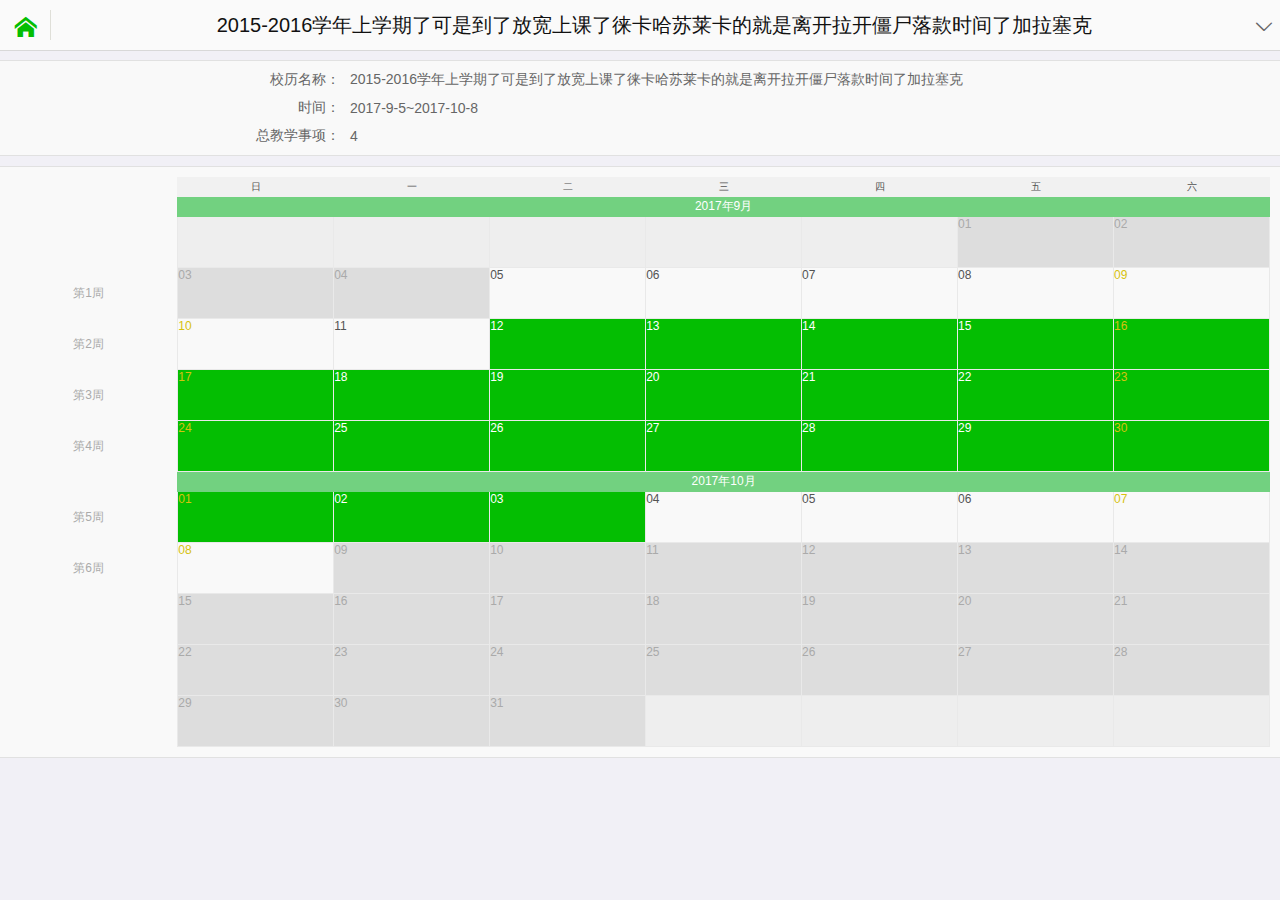
<file: index.html>
<!doctype html>
<html>
<head>
<meta http-equiv="Content-Type" content="text/html; charset=utf-8" />
<meta name="viewport" content="width=device-width, initial-scale=1, minimum-scale=1, maximum-scale=1">
<title>校历</title>
<link  href="css/commonH5.css" rel="stylesheet" type="text/css"/>
<link  href="css/qkyui2.1.css" rel="stylesheet" type="text/css"/>
<link  href="css/qkyuih5_theme.css" rel="stylesheet" type="text/css"/>
<link  href="css/swiper-3.3.1.min.css" rel="stylesheet" type="text/css"/>
<link  href="css/xl.css" rel="stylesheet" type="text/css"/>
<link  href="css/qkySelect.css" rel="stylesheet" type="text/css"/>
</head>

<body class="qkybody">

<!--头部标准，一般固定-->
<div class="qkyh5_header noshadow ub ub-ac ba_fa heard_">
<a class="home_but"><i class="qkyicon">&#xe6a7;</i></a>
<div class="ub-f1 qkyh5_header_main" id="xq"></div>
</div>

<!--中部标准，一般放列表-->
<div class="qkyh5_main" style="padding-top:50px" >
    
    <!-- <div class="xl-cont-null">暂无校历！</div> -->

	<div class="xl-table-info">
        <div class="ub ub-ac"><div class="xlt-ti">校历名称：</div><div id="xqcont" class="ub-f1"></div></div>
        <div class="ub ub-ac"><div class="xlt-ti">时间：</div><div id="sedata"></div></div>
        <div class="ub ub-ac"><div class="xlt-ti">总教学事项：</div><div>4</div></div>
    </div>
    
    <div class="xl-table">
        <table class="xltable">
            <thead>
                <tr>
                    <th class="show-week">&nbsp;</th><th >日</th><th>一</th><th>二</th><th>三</th><th>四</th><th>五</th><th>六</th>
                </tr>
            </thead>
            <tbody class="xlxr"></tbody>
        </table>
    </div>
    
</div>

<script src="js/sea.js"></script>
<script src="js/seaconfig2.0.js"></script>
<script>
seajs.use(["jq","run"],function(j,r){
	r.run();
});
</script>
</body>
</html>
</file>
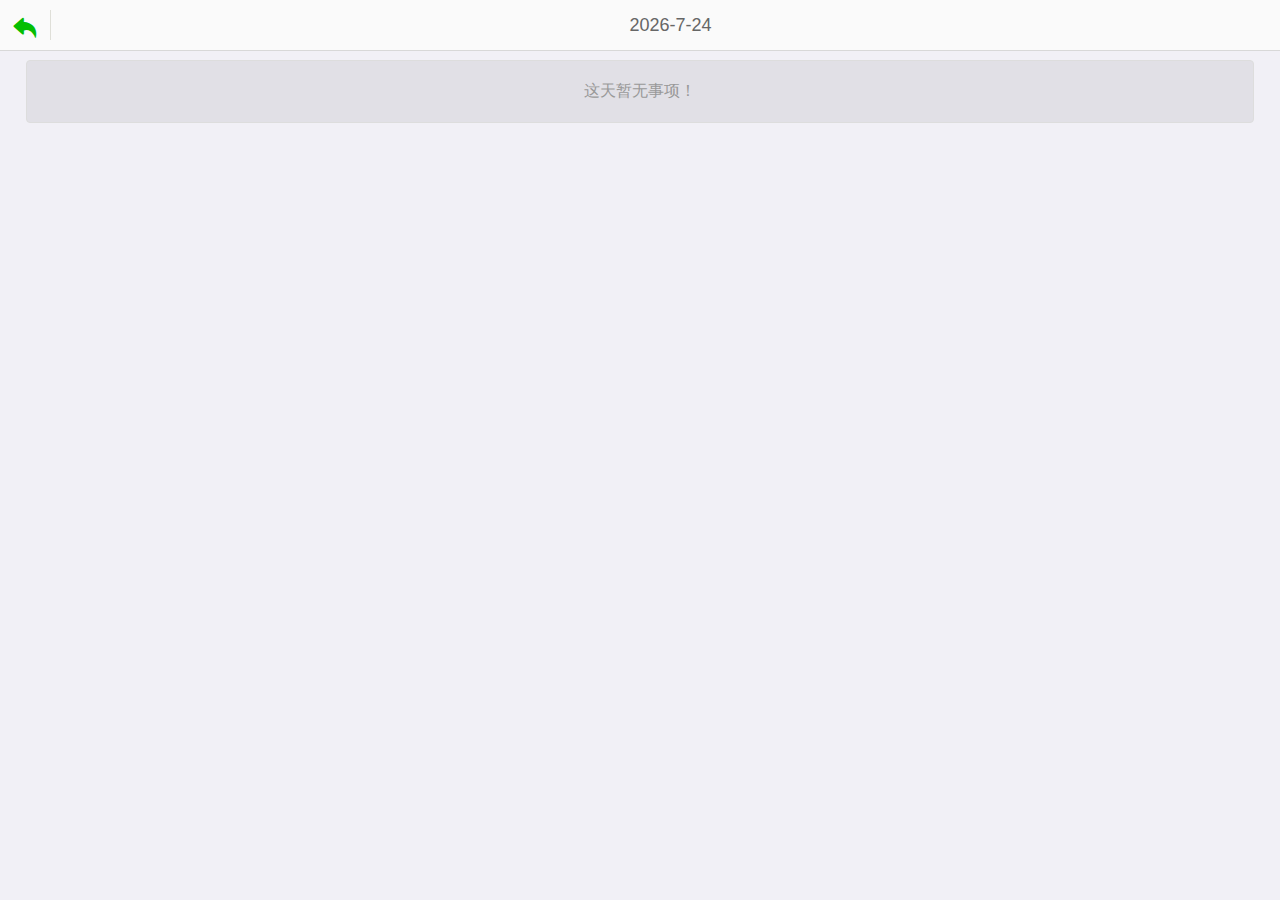
<file: index_info.html>
<!doctype html>
<html>

<head>
    <meta http-equiv="Content-Type" content="text/html; charset=utf-8" />
    <meta name="viewport" content="width=device-width, initial-scale=1, minimum-scale=1, maximum-scale=1">
    <title>校历事件详情</title>
    <link href="css/commonH5.css" rel="stylesheet" type="text/css" />
    <link href="css/qkyui2.1.css" rel="stylesheet" type="text/css" />
    <link href="css/qkyuih5_theme.css" rel="stylesheet" type="text/css" />
    <link href="css/swiper-3.3.1.min.css" rel="stylesheet" type="text/css" />
    <link href="css/xl.css" rel="stylesheet" type="text/css" />
    <link href="css/qkySelect.css" rel="stylesheet" type="text/css" />
</head>

<body class="qkybody">
    <div class="qkyh5_header noshadow ub ub-ac ba_fa heard_">
         <a class="home_but" href="javascript:history.back(-1)"><i class="qkyicon">&#xe6ea;</i></a>
         <div class="fz_18 t_c ub-f1 today-date"></div>
    </div>

    <!--中部标准，一般放列表-->
    <div class="qkyh5_main" style="padding-top:50px"></div>

    <script src="js/sea.js"></script>
    <script src="js/seaconfig2.0.js"></script>
    <script>
        seajs.use(["jq", "run"], function (j, r) {
            r.runCont();
        });
    </script>
</body>

</html>
</file>
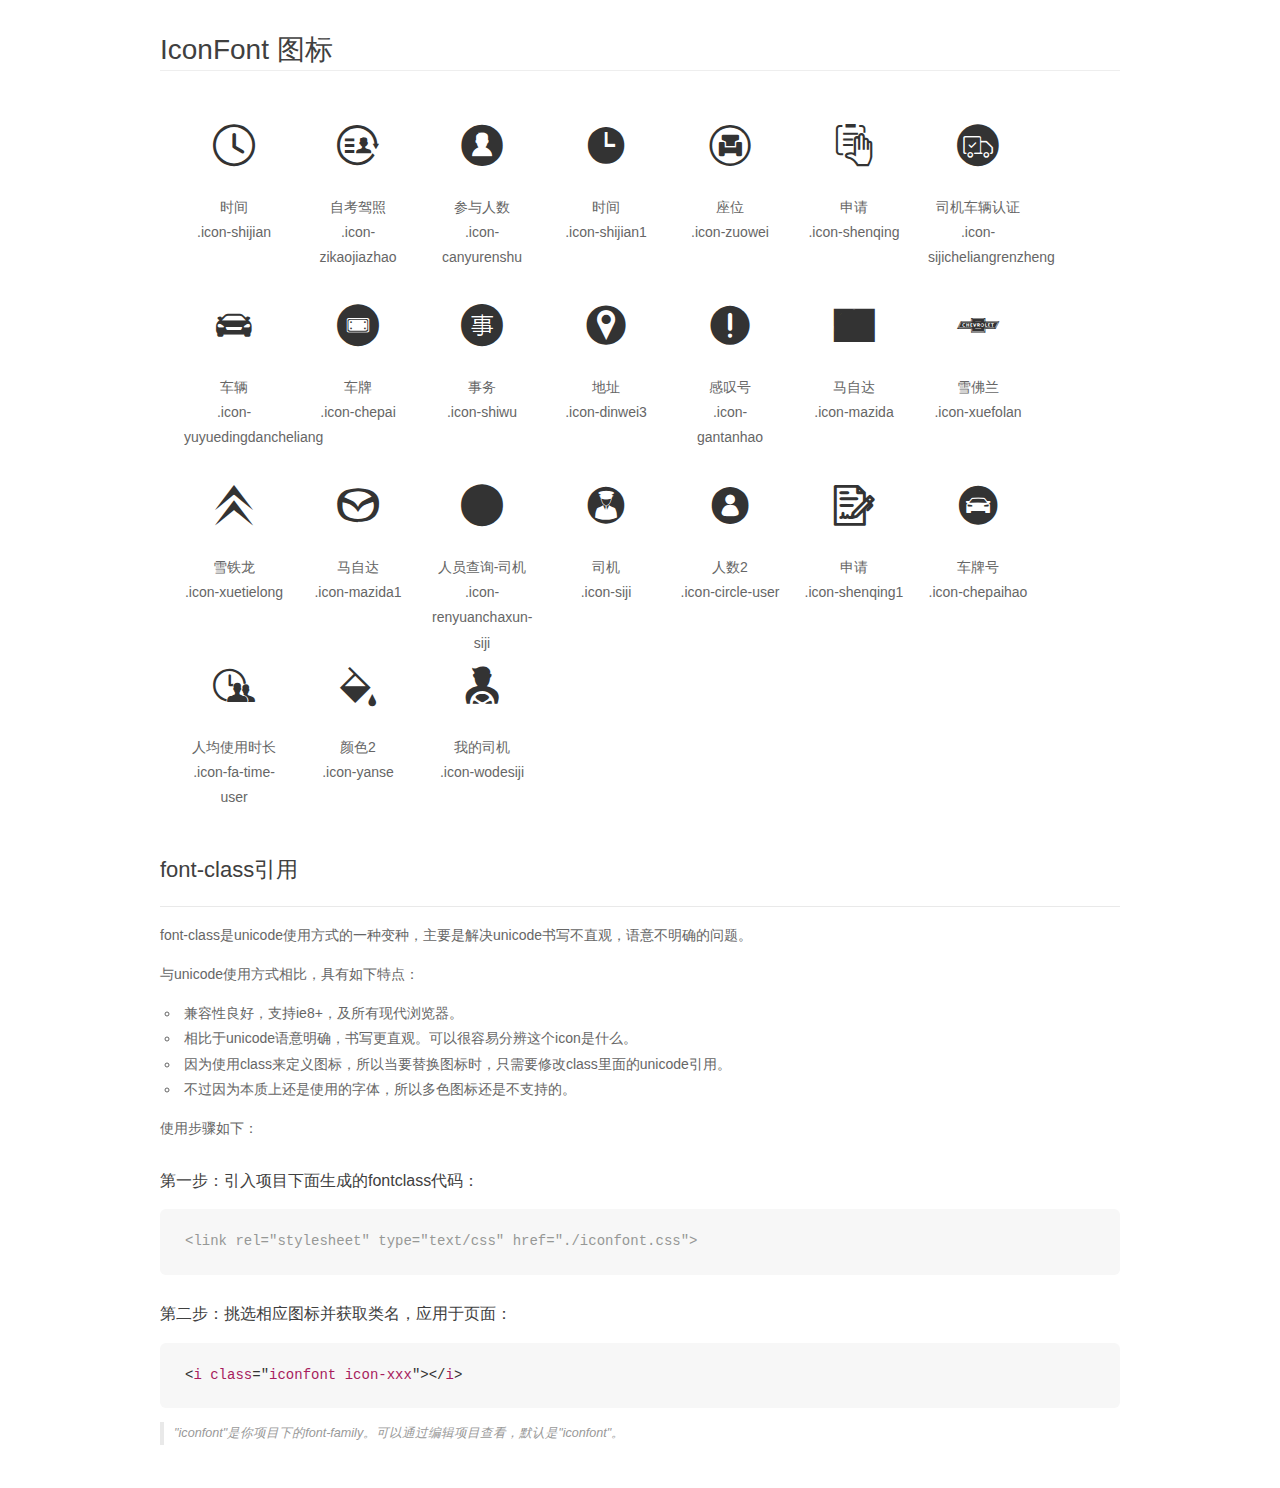
<file: iconfont/appicon_font/demo_fontclass.html>
<!DOCTYPE html>
<html>
<head>
    <meta charset="utf-8"/>
    <title>IconFont</title>
    <link rel="stylesheet" href="demo.css">
    <link rel="stylesheet" href="iconfont.css">
</head>
<body>
    <div class="main markdown">
        <h1>IconFont 图标</h1>
        <ul class="icon_lists clear">
            
                <li>
                <i class="icon iconfont icon-shijian"></i>
                    <div class="name">时间</div>
                    <div class="fontclass">.icon-shijian</div>
                </li>
            
                <li>
                <i class="icon iconfont icon-zikaojiazhao"></i>
                    <div class="name">自考驾照</div>
                    <div class="fontclass">.icon-zikaojiazhao</div>
                </li>
            
                <li>
                <i class="icon iconfont icon-canyurenshu"></i>
                    <div class="name">参与人数</div>
                    <div class="fontclass">.icon-canyurenshu</div>
                </li>
            
                <li>
                <i class="icon iconfont icon-shijian1"></i>
                    <div class="name">时间</div>
                    <div class="fontclass">.icon-shijian1</div>
                </li>
            
                <li>
                <i class="icon iconfont icon-zuowei"></i>
                    <div class="name">座位</div>
                    <div class="fontclass">.icon-zuowei</div>
                </li>
            
                <li>
                <i class="icon iconfont icon-shenqing"></i>
                    <div class="name">申请</div>
                    <div class="fontclass">.icon-shenqing</div>
                </li>
            
                <li>
                <i class="icon iconfont icon-sijicheliangrenzheng"></i>
                    <div class="name">司机车辆认证</div>
                    <div class="fontclass">.icon-sijicheliangrenzheng</div>
                </li>
            
                <li>
                <i class="icon iconfont icon-yuyuedingdancheliang"></i>
                    <div class="name">车辆</div>
                    <div class="fontclass">.icon-yuyuedingdancheliang</div>
                </li>
            
                <li>
                <i class="icon iconfont icon-chepai"></i>
                    <div class="name">车牌 </div>
                    <div class="fontclass">.icon-chepai</div>
                </li>
            
                <li>
                <i class="icon iconfont icon-shiwu"></i>
                    <div class="name">事务</div>
                    <div class="fontclass">.icon-shiwu</div>
                </li>
            
                <li>
                <i class="icon iconfont icon-dinwei3"></i>
                    <div class="name">地址</div>
                    <div class="fontclass">.icon-dinwei3</div>
                </li>
            
                <li>
                <i class="icon iconfont icon-gantanhao"></i>
                    <div class="name">感叹号</div>
                    <div class="fontclass">.icon-gantanhao</div>
                </li>
            
                <li>
                <i class="icon iconfont icon-mazida"></i>
                    <div class="name">马自达</div>
                    <div class="fontclass">.icon-mazida</div>
                </li>
            
                <li>
                <i class="icon iconfont icon-xuefolan"></i>
                    <div class="name">雪佛兰</div>
                    <div class="fontclass">.icon-xuefolan</div>
                </li>
            
                <li>
                <i class="icon iconfont icon-xuetielong"></i>
                    <div class="name">雪铁龙</div>
                    <div class="fontclass">.icon-xuetielong</div>
                </li>
            
                <li>
                <i class="icon iconfont icon-mazida1"></i>
                    <div class="name">马自达</div>
                    <div class="fontclass">.icon-mazida1</div>
                </li>
            
                <li>
                <i class="icon iconfont icon-renyuanchaxun-siji"></i>
                    <div class="name">人员查询-司机</div>
                    <div class="fontclass">.icon-renyuanchaxun-siji</div>
                </li>
            
                <li>
                <i class="icon iconfont icon-siji"></i>
                    <div class="name">司机</div>
                    <div class="fontclass">.icon-siji</div>
                </li>
            
                <li>
                <i class="icon iconfont icon-circle-user"></i>
                    <div class="name">人数2</div>
                    <div class="fontclass">.icon-circle-user</div>
                </li>
            
                <li>
                <i class="icon iconfont icon-shenqing1"></i>
                    <div class="name">申请</div>
                    <div class="fontclass">.icon-shenqing1</div>
                </li>
            
                <li>
                <i class="icon iconfont icon-chepaihao"></i>
                    <div class="name">车牌号</div>
                    <div class="fontclass">.icon-chepaihao</div>
                </li>
            
                <li>
                <i class="icon iconfont icon-fa-time-user"></i>
                    <div class="name">人均使用时长</div>
                    <div class="fontclass">.icon-fa-time-user</div>
                </li>
            
                <li>
                <i class="icon iconfont icon-yanse"></i>
                    <div class="name">颜色2</div>
                    <div class="fontclass">.icon-yanse</div>
                </li>
            
                <li>
                <i class="icon iconfont icon-wodesiji"></i>
                    <div class="name">我的司机</div>
                    <div class="fontclass">.icon-wodesiji</div>
                </li>
            
        </ul>

        <h2 id="font-class-">font-class引用</h2>
        <hr>

        <p>font-class是unicode使用方式的一种变种，主要是解决unicode书写不直观，语意不明确的问题。</p>
        <p>与unicode使用方式相比，具有如下特点：</p>
        <ul>
        <li>兼容性良好，支持ie8+，及所有现代浏览器。</li>
        <li>相比于unicode语意明确，书写更直观。可以很容易分辨这个icon是什么。</li>
        <li>因为使用class来定义图标，所以当要替换图标时，只需要修改class里面的unicode引用。</li>
        <li>不过因为本质上还是使用的字体，所以多色图标还是不支持的。</li>
        </ul>
        <p>使用步骤如下：</p>
        <h3 id="-fontclass-">第一步：引入项目下面生成的fontclass代码：</h3>


        <pre><code class="lang-js hljs javascript"><span class="hljs-comment">&lt;link rel="stylesheet" type="text/css" href="./iconfont.css"&gt;</span></code></pre>
        <h3 id="-">第二步：挑选相应图标并获取类名，应用于页面：</h3>
        <pre><code class="lang-css hljs">&lt;<span class="hljs-selector-tag">i</span> <span class="hljs-selector-tag">class</span>="<span class="hljs-selector-tag">iconfont</span> <span class="hljs-selector-tag">icon-xxx</span>"&gt;&lt;/<span class="hljs-selector-tag">i</span>&gt;</code></pre>
        <blockquote>
        <p>"iconfont"是你项目下的font-family。可以通过编辑项目查看，默认是"iconfont"。</p>
        </blockquote>
    </div>
</body>
</html>
</file>
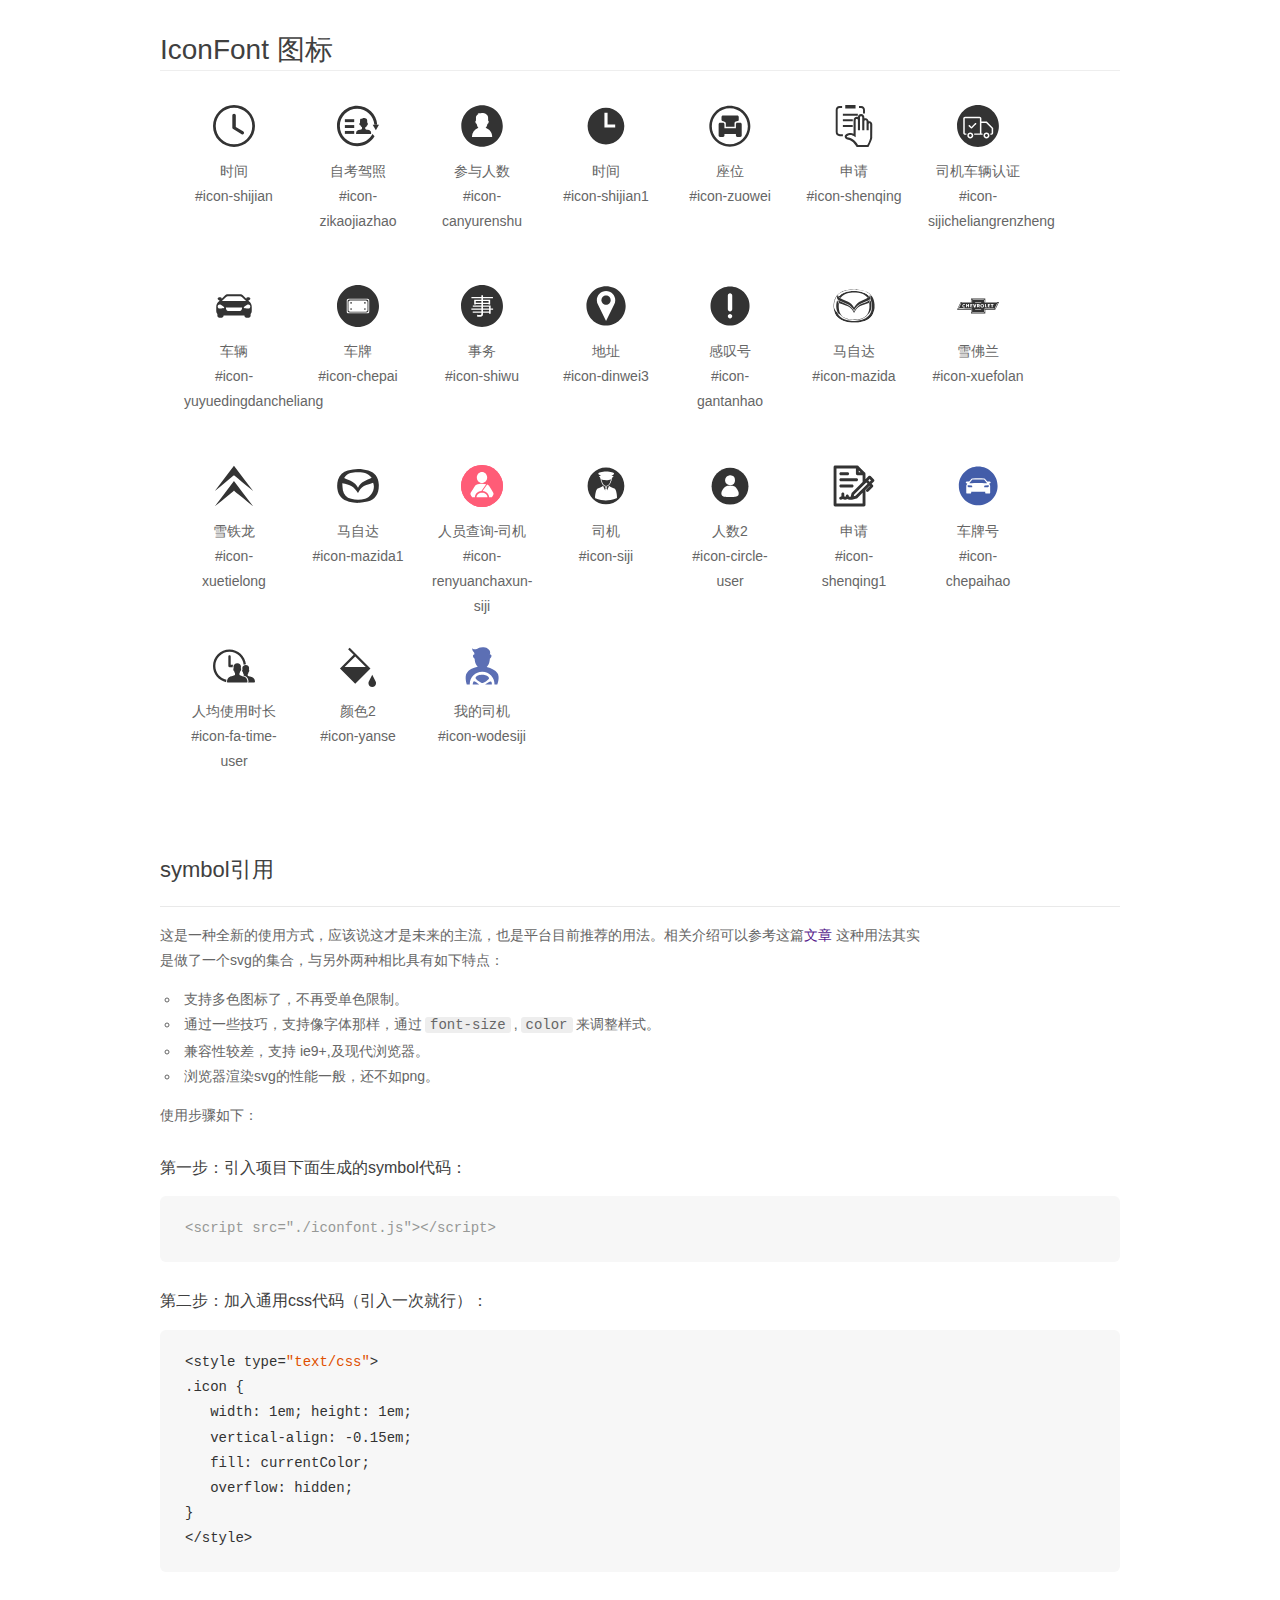
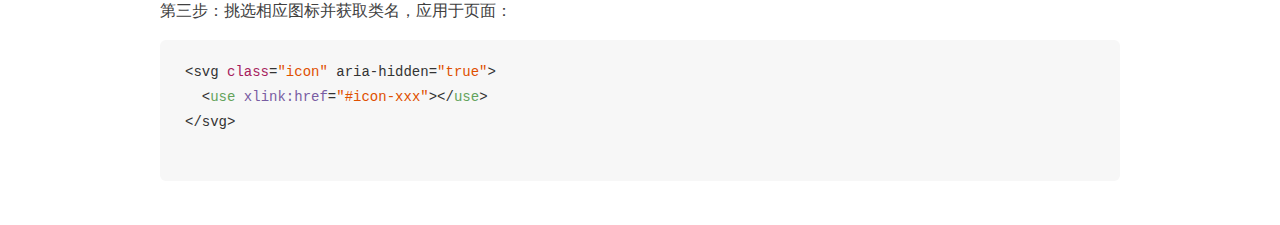
<file: iconfont/appicon_font/demo_symbol.html>
<!DOCTYPE html>
<html>
<head>
    <meta charset="utf-8"/>
    <title>IconFont</title>
    <link rel="stylesheet" href="demo.css">
    <script src="iconfont.js"></script>

    <style type="text/css">
        .icon {
          /* 通过设置 font-size 来改变图标大小 */
          width: 1em; height: 1em;
          /* 图标和文字相邻时，垂直对齐 */
          vertical-align: -0.15em;
          /* 通过设置 color 来改变 SVG 的颜色/fill */
          fill: currentColor;
          /* path 和 stroke 溢出 viewBox 部分在 IE 下会显示
             normalize.css 中也包含这行 */
          overflow: hidden;
        }

    </style>
</head>
<body>
    <div class="main markdown">
        <h1>IconFont 图标</h1>
        <ul class="icon_lists clear">
            
                <li>
                    <svg class="icon" aria-hidden="true">
                        <use xlink:href="#icon-shijian"></use>
                    </svg>
                    <div class="name">时间</div>
                    <div class="fontclass">#icon-shijian</div>
                </li>
            
                <li>
                    <svg class="icon" aria-hidden="true">
                        <use xlink:href="#icon-zikaojiazhao"></use>
                    </svg>
                    <div class="name">自考驾照</div>
                    <div class="fontclass">#icon-zikaojiazhao</div>
                </li>
            
                <li>
                    <svg class="icon" aria-hidden="true">
                        <use xlink:href="#icon-canyurenshu"></use>
                    </svg>
                    <div class="name">参与人数</div>
                    <div class="fontclass">#icon-canyurenshu</div>
                </li>
            
                <li>
                    <svg class="icon" aria-hidden="true">
                        <use xlink:href="#icon-shijian1"></use>
                    </svg>
                    <div class="name">时间</div>
                    <div class="fontclass">#icon-shijian1</div>
                </li>
            
                <li>
                    <svg class="icon" aria-hidden="true">
                        <use xlink:href="#icon-zuowei"></use>
                    </svg>
                    <div class="name">座位</div>
                    <div class="fontclass">#icon-zuowei</div>
                </li>
            
                <li>
                    <svg class="icon" aria-hidden="true">
                        <use xlink:href="#icon-shenqing"></use>
                    </svg>
                    <div class="name">申请</div>
                    <div class="fontclass">#icon-shenqing</div>
                </li>
            
                <li>
                    <svg class="icon" aria-hidden="true">
                        <use xlink:href="#icon-sijicheliangrenzheng"></use>
                    </svg>
                    <div class="name">司机车辆认证</div>
                    <div class="fontclass">#icon-sijicheliangrenzheng</div>
                </li>
            
                <li>
                    <svg class="icon" aria-hidden="true">
                        <use xlink:href="#icon-yuyuedingdancheliang"></use>
                    </svg>
                    <div class="name">车辆</div>
                    <div class="fontclass">#icon-yuyuedingdancheliang</div>
                </li>
            
                <li>
                    <svg class="icon" aria-hidden="true">
                        <use xlink:href="#icon-chepai"></use>
                    </svg>
                    <div class="name">车牌 </div>
                    <div class="fontclass">#icon-chepai</div>
                </li>
            
                <li>
                    <svg class="icon" aria-hidden="true">
                        <use xlink:href="#icon-shiwu"></use>
                    </svg>
                    <div class="name">事务</div>
                    <div class="fontclass">#icon-shiwu</div>
                </li>
            
                <li>
                    <svg class="icon" aria-hidden="true">
                        <use xlink:href="#icon-dinwei3"></use>
                    </svg>
                    <div class="name">地址</div>
                    <div class="fontclass">#icon-dinwei3</div>
                </li>
            
                <li>
                    <svg class="icon" aria-hidden="true">
                        <use xlink:href="#icon-gantanhao"></use>
                    </svg>
                    <div class="name">感叹号</div>
                    <div class="fontclass">#icon-gantanhao</div>
                </li>
            
                <li>
                    <svg class="icon" aria-hidden="true">
                        <use xlink:href="#icon-mazida"></use>
                    </svg>
                    <div class="name">马自达</div>
                    <div class="fontclass">#icon-mazida</div>
                </li>
            
                <li>
                    <svg class="icon" aria-hidden="true">
                        <use xlink:href="#icon-xuefolan"></use>
                    </svg>
                    <div class="name">雪佛兰</div>
                    <div class="fontclass">#icon-xuefolan</div>
                </li>
            
                <li>
                    <svg class="icon" aria-hidden="true">
                        <use xlink:href="#icon-xuetielong"></use>
                    </svg>
                    <div class="name">雪铁龙</div>
                    <div class="fontclass">#icon-xuetielong</div>
                </li>
            
                <li>
                    <svg class="icon" aria-hidden="true">
                        <use xlink:href="#icon-mazida1"></use>
                    </svg>
                    <div class="name">马自达</div>
                    <div class="fontclass">#icon-mazida1</div>
                </li>
            
                <li>
                    <svg class="icon" aria-hidden="true">
                        <use xlink:href="#icon-renyuanchaxun-siji"></use>
                    </svg>
                    <div class="name">人员查询-司机</div>
                    <div class="fontclass">#icon-renyuanchaxun-siji</div>
                </li>
            
                <li>
                    <svg class="icon" aria-hidden="true">
                        <use xlink:href="#icon-siji"></use>
                    </svg>
                    <div class="name">司机</div>
                    <div class="fontclass">#icon-siji</div>
                </li>
            
                <li>
                    <svg class="icon" aria-hidden="true">
                        <use xlink:href="#icon-circle-user"></use>
                    </svg>
                    <div class="name">人数2</div>
                    <div class="fontclass">#icon-circle-user</div>
                </li>
            
                <li>
                    <svg class="icon" aria-hidden="true">
                        <use xlink:href="#icon-shenqing1"></use>
                    </svg>
                    <div class="name">申请</div>
                    <div class="fontclass">#icon-shenqing1</div>
                </li>
            
                <li>
                    <svg class="icon" aria-hidden="true">
                        <use xlink:href="#icon-chepaihao"></use>
                    </svg>
                    <div class="name">车牌号</div>
                    <div class="fontclass">#icon-chepaihao</div>
                </li>
            
                <li>
                    <svg class="icon" aria-hidden="true">
                        <use xlink:href="#icon-fa-time-user"></use>
                    </svg>
                    <div class="name">人均使用时长</div>
                    <div class="fontclass">#icon-fa-time-user</div>
                </li>
            
                <li>
                    <svg class="icon" aria-hidden="true">
                        <use xlink:href="#icon-yanse"></use>
                    </svg>
                    <div class="name">颜色2</div>
                    <div class="fontclass">#icon-yanse</div>
                </li>
            
                <li>
                    <svg class="icon" aria-hidden="true">
                        <use xlink:href="#icon-wodesiji"></use>
                    </svg>
                    <div class="name">我的司机</div>
                    <div class="fontclass">#icon-wodesiji</div>
                </li>
            
        </ul>


        <h2 id="symbol-">symbol引用</h2>
        <hr>

        <p>这是一种全新的使用方式，应该说这才是未来的主流，也是平台目前推荐的用法。相关介绍可以参考这篇<a href="">文章</a>
        这种用法其实是做了一个svg的集合，与另外两种相比具有如下特点：</p>
        <ul>
          <li>支持多色图标了，不再受单色限制。</li>
          <li>通过一些技巧，支持像字体那样，通过<code>font-size</code>,<code>color</code>来调整样式。</li>
          <li>兼容性较差，支持 ie9+,及现代浏览器。</li>
          <li>浏览器渲染svg的性能一般，还不如png。</li>
        </ul>
        <p>使用步骤如下：</p>
        <h3 id="-symbol-">第一步：引入项目下面生成的symbol代码：</h3>
        <pre><code class="lang-js hljs javascript"><span class="hljs-comment">&lt;script src="./iconfont.js"&gt;&lt;/script&gt;</span></code></pre>
        <h3 id="-css-">第二步：加入通用css代码（引入一次就行）：</h3>
        <pre><code class="lang-js hljs javascript">&lt;style type=<span class="hljs-string">"text/css"</span>&gt;
.icon {
   width: <span class="hljs-number">1</span>em; height: <span class="hljs-number">1</span>em;
   vertical-align: <span class="hljs-number">-0.15</span>em;
   fill: currentColor;
   overflow: hidden;
}
&lt;<span class="hljs-regexp">/style&gt;</span></code></pre>
        <h3 id="-">第三步：挑选相应图标并获取类名，应用于页面：</h3>
        <pre><code class="lang-js hljs javascript">&lt;svg <span class="hljs-class"><span class="hljs-keyword">class</span></span>=<span class="hljs-string">"icon"</span> aria-hidden=<span class="hljs-string">"true"</span>&gt;<span class="xml"><span class="hljs-tag">
  &lt;<span class="hljs-name">use</span> <span class="hljs-attr">xlink:href</span>=<span class="hljs-string">"#icon-xxx"</span>&gt;</span><span class="hljs-tag">&lt;/<span class="hljs-name">use</span>&gt;</span>
</span>&lt;<span class="hljs-regexp">/svg&gt;
        </span></code></pre>
    </div>
</body>
</html>
</file>
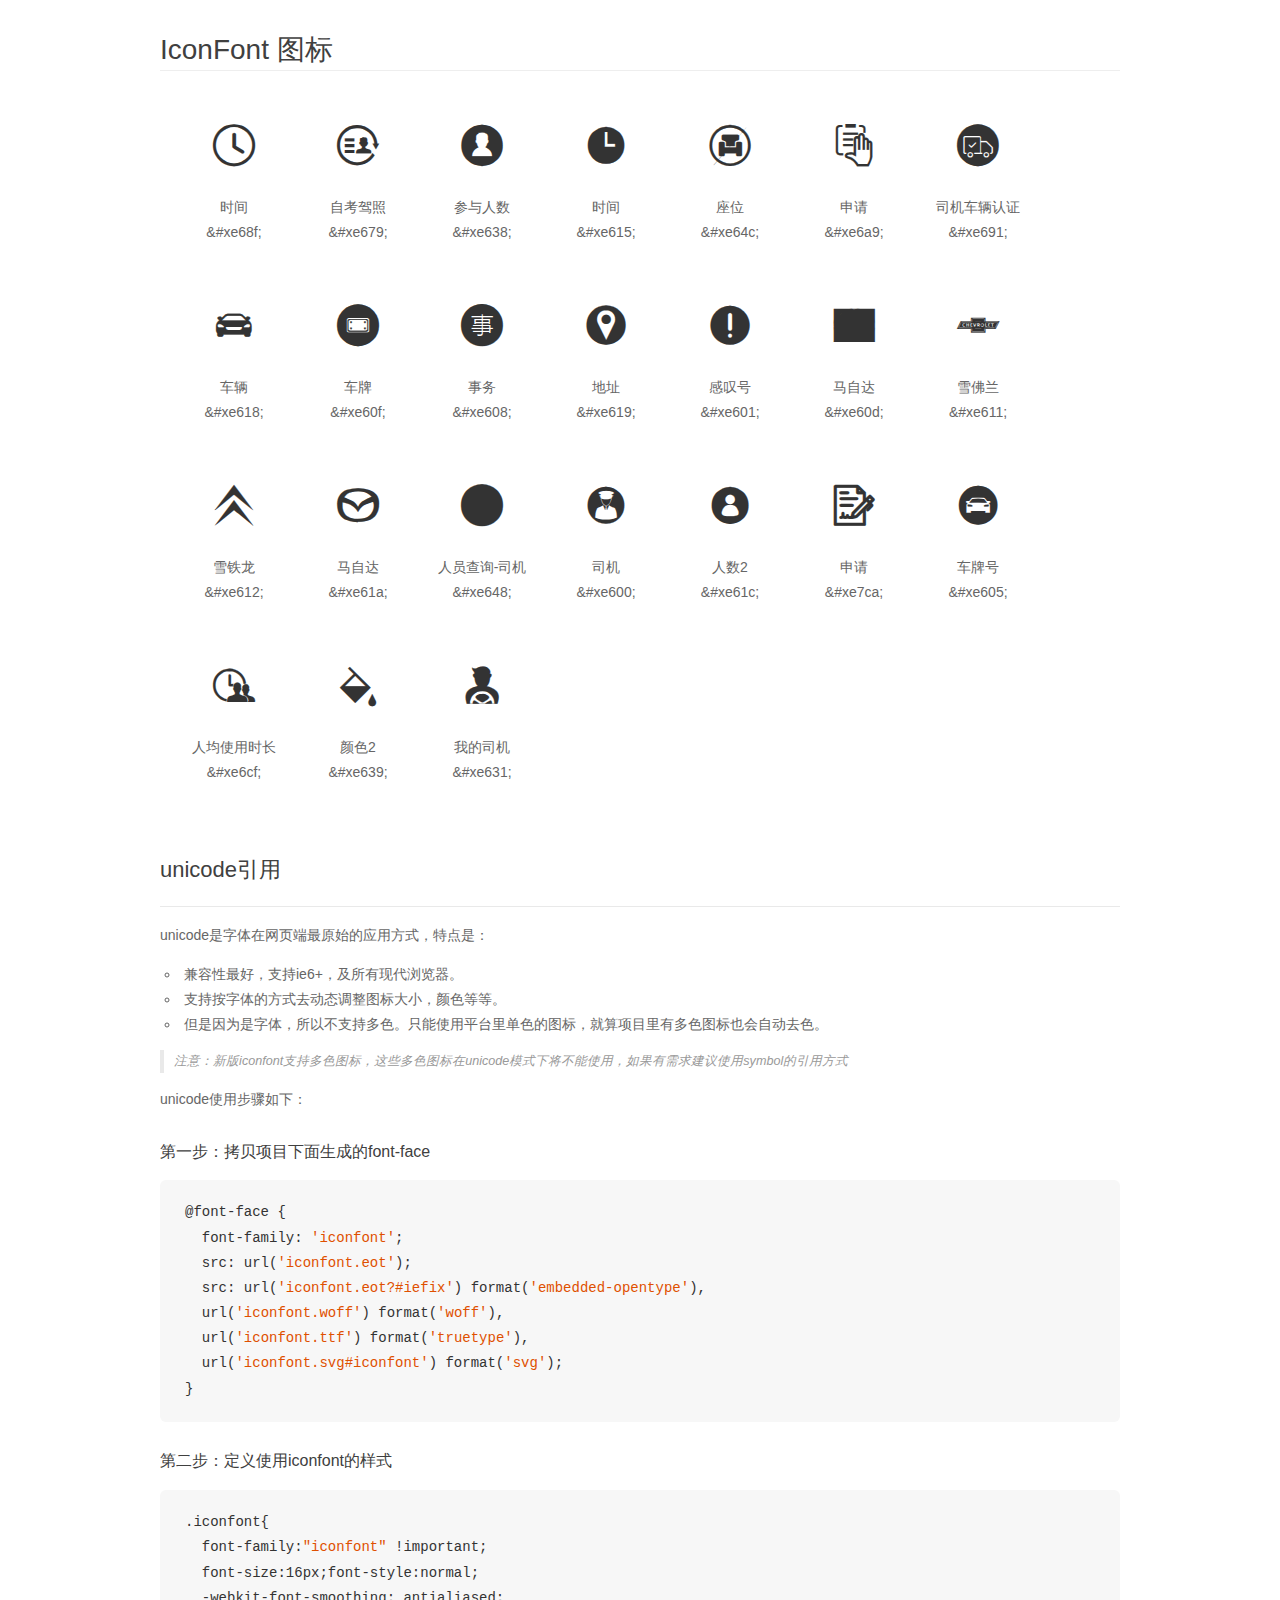
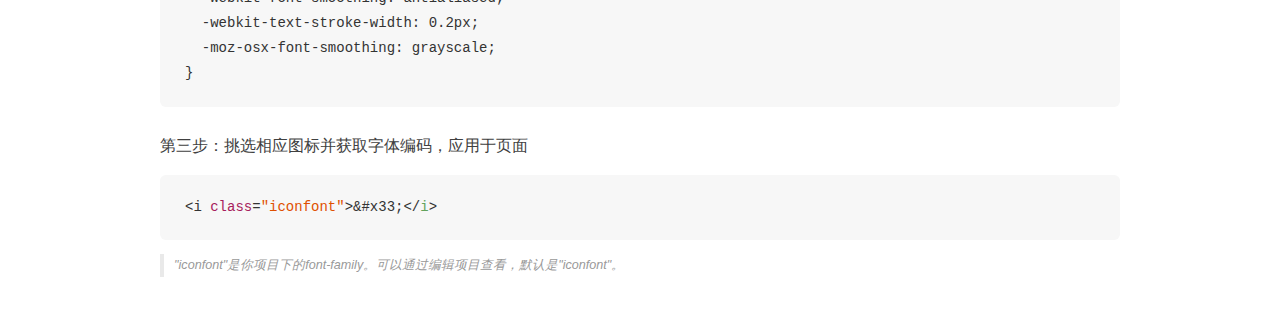
<file: iconfont/appicon_font/demo_unicode.html>
<!DOCTYPE html>
<html>
<head>
    <meta charset="utf-8"/>
    <title>IconFont</title>
    <link rel="stylesheet" href="demo.css">

    <style type="text/css">

        @font-face {font-family: "iconfont";
          src: url('iconfont.eot'); /* IE9*/
          src: url('iconfont.eot#iefix') format('embedded-opentype'), /* IE6-IE8 */
          url('iconfont.woff') format('woff'), /* chrome, firefox */
          url('iconfont.ttf') format('truetype'), /* chrome, firefox, opera, Safari, Android, iOS 4.2+*/
          url('iconfont.svg#iconfont') format('svg'); /* iOS 4.1- */
        }

        .iconfont {
          font-family:"iconfont" !important;
          font-size:16px;
          font-style:normal;
          -webkit-font-smoothing: antialiased;
          -webkit-text-stroke-width: 0.2px;
          -moz-osx-font-smoothing: grayscale;
        }

    </style>
</head>
<body>
    <div class="main markdown">
        <h1>IconFont 图标</h1>
        <ul class="icon_lists clear">
            
                <li>
                <i class="icon iconfont">&#xe68f;</i>
                    <div class="name">时间</div>
                    <div class="code">&amp;#xe68f;</div>
                </li>
            
                <li>
                <i class="icon iconfont">&#xe679;</i>
                    <div class="name">自考驾照</div>
                    <div class="code">&amp;#xe679;</div>
                </li>
            
                <li>
                <i class="icon iconfont">&#xe638;</i>
                    <div class="name">参与人数</div>
                    <div class="code">&amp;#xe638;</div>
                </li>
            
                <li>
                <i class="icon iconfont">&#xe615;</i>
                    <div class="name">时间</div>
                    <div class="code">&amp;#xe615;</div>
                </li>
            
                <li>
                <i class="icon iconfont">&#xe64c;</i>
                    <div class="name">座位</div>
                    <div class="code">&amp;#xe64c;</div>
                </li>
            
                <li>
                <i class="icon iconfont">&#xe6a9;</i>
                    <div class="name">申请</div>
                    <div class="code">&amp;#xe6a9;</div>
                </li>
            
                <li>
                <i class="icon iconfont">&#xe691;</i>
                    <div class="name">司机车辆认证</div>
                    <div class="code">&amp;#xe691;</div>
                </li>
            
                <li>
                <i class="icon iconfont">&#xe618;</i>
                    <div class="name">车辆</div>
                    <div class="code">&amp;#xe618;</div>
                </li>
            
                <li>
                <i class="icon iconfont">&#xe60f;</i>
                    <div class="name">车牌 </div>
                    <div class="code">&amp;#xe60f;</div>
                </li>
            
                <li>
                <i class="icon iconfont">&#xe608;</i>
                    <div class="name">事务</div>
                    <div class="code">&amp;#xe608;</div>
                </li>
            
                <li>
                <i class="icon iconfont">&#xe619;</i>
                    <div class="name">地址</div>
                    <div class="code">&amp;#xe619;</div>
                </li>
            
                <li>
                <i class="icon iconfont">&#xe601;</i>
                    <div class="name">感叹号</div>
                    <div class="code">&amp;#xe601;</div>
                </li>
            
                <li>
                <i class="icon iconfont">&#xe60d;</i>
                    <div class="name">马自达</div>
                    <div class="code">&amp;#xe60d;</div>
                </li>
            
                <li>
                <i class="icon iconfont">&#xe611;</i>
                    <div class="name">雪佛兰</div>
                    <div class="code">&amp;#xe611;</div>
                </li>
            
                <li>
                <i class="icon iconfont">&#xe612;</i>
                    <div class="name">雪铁龙</div>
                    <div class="code">&amp;#xe612;</div>
                </li>
            
                <li>
                <i class="icon iconfont">&#xe61a;</i>
                    <div class="name">马自达</div>
                    <div class="code">&amp;#xe61a;</div>
                </li>
            
                <li>
                <i class="icon iconfont">&#xe648;</i>
                    <div class="name">人员查询-司机</div>
                    <div class="code">&amp;#xe648;</div>
                </li>
            
                <li>
                <i class="icon iconfont">&#xe600;</i>
                    <div class="name">司机</div>
                    <div class="code">&amp;#xe600;</div>
                </li>
            
                <li>
                <i class="icon iconfont">&#xe61c;</i>
                    <div class="name">人数2</div>
                    <div class="code">&amp;#xe61c;</div>
                </li>
            
                <li>
                <i class="icon iconfont">&#xe7ca;</i>
                    <div class="name">申请</div>
                    <div class="code">&amp;#xe7ca;</div>
                </li>
            
                <li>
                <i class="icon iconfont">&#xe605;</i>
                    <div class="name">车牌号</div>
                    <div class="code">&amp;#xe605;</div>
                </li>
            
                <li>
                <i class="icon iconfont">&#xe6cf;</i>
                    <div class="name">人均使用时长</div>
                    <div class="code">&amp;#xe6cf;</div>
                </li>
            
                <li>
                <i class="icon iconfont">&#xe639;</i>
                    <div class="name">颜色2</div>
                    <div class="code">&amp;#xe639;</div>
                </li>
            
                <li>
                <i class="icon iconfont">&#xe631;</i>
                    <div class="name">我的司机</div>
                    <div class="code">&amp;#xe631;</div>
                </li>
            
        </ul>
        <h2 id="unicode-">unicode引用</h2>
        <hr>

        <p>unicode是字体在网页端最原始的应用方式，特点是：</p>
        <ul>
        <li>兼容性最好，支持ie6+，及所有现代浏览器。</li>
        <li>支持按字体的方式去动态调整图标大小，颜色等等。</li>
        <li>但是因为是字体，所以不支持多色。只能使用平台里单色的图标，就算项目里有多色图标也会自动去色。</li>
        </ul>
        <blockquote>
        <p>注意：新版iconfont支持多色图标，这些多色图标在unicode模式下将不能使用，如果有需求建议使用symbol的引用方式</p>
        </blockquote>
        <p>unicode使用步骤如下：</p>
        <h3 id="-font-face">第一步：拷贝项目下面生成的font-face</h3>
        <pre><code class="lang-js hljs javascript">@font-face {
  font-family: <span class="hljs-string">'iconfont'</span>;
  src: url(<span class="hljs-string">'iconfont.eot'</span>);
  src: url(<span class="hljs-string">'iconfont.eot?#iefix'</span>) format(<span class="hljs-string">'embedded-opentype'</span>),
  url(<span class="hljs-string">'iconfont.woff'</span>) format(<span class="hljs-string">'woff'</span>),
  url(<span class="hljs-string">'iconfont.ttf'</span>) format(<span class="hljs-string">'truetype'</span>),
  url(<span class="hljs-string">'iconfont.svg#iconfont'</span>) format(<span class="hljs-string">'svg'</span>);
}
</code></pre>
        <h3 id="-iconfont-">第二步：定义使用iconfont的样式</h3>
        <pre><code class="lang-js hljs javascript">.iconfont{
  font-family:<span class="hljs-string">"iconfont"</span> !important;
  font-size:<span class="hljs-number">16</span>px;font-style:normal;
  -webkit-font-smoothing: antialiased;
  -webkit-text-stroke-width: <span class="hljs-number">0.2</span>px;
  -moz-osx-font-smoothing: grayscale;
}
</code></pre>
        <h3 id="-">第三步：挑选相应图标并获取字体编码，应用于页面</h3>
        <pre><code class="lang-js hljs javascript">&lt;i <span class="hljs-class"><span class="hljs-keyword">class</span></span>=<span class="hljs-string">"iconfont"</span>&gt;&amp;#x33;<span class="xml"><span class="hljs-tag">&lt;/<span class="hljs-name">i</span>&gt;</span></span></code></pre>

        <blockquote>
        <p>"iconfont"是你项目下的font-family。可以通过编辑项目查看，默认是"iconfont"。</p>
        </blockquote>
    </div>


</body>
</html>
</file>
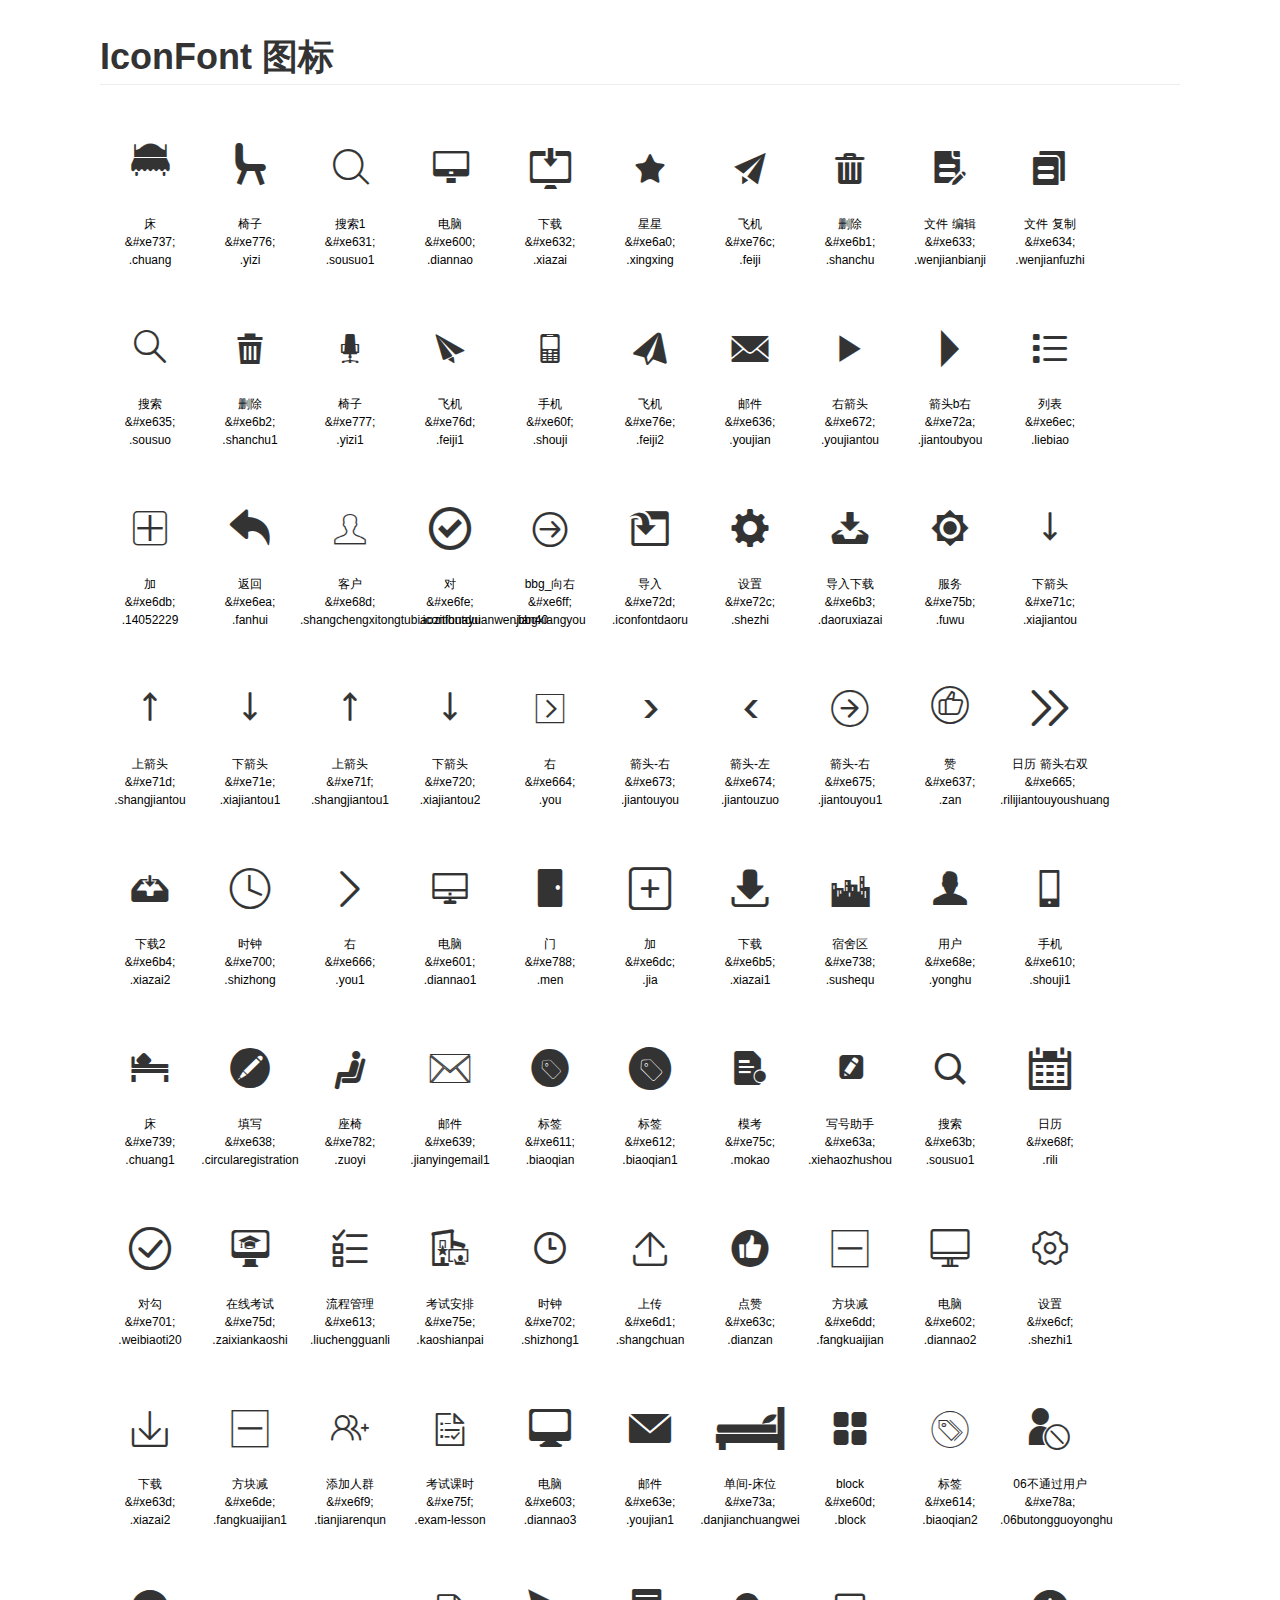
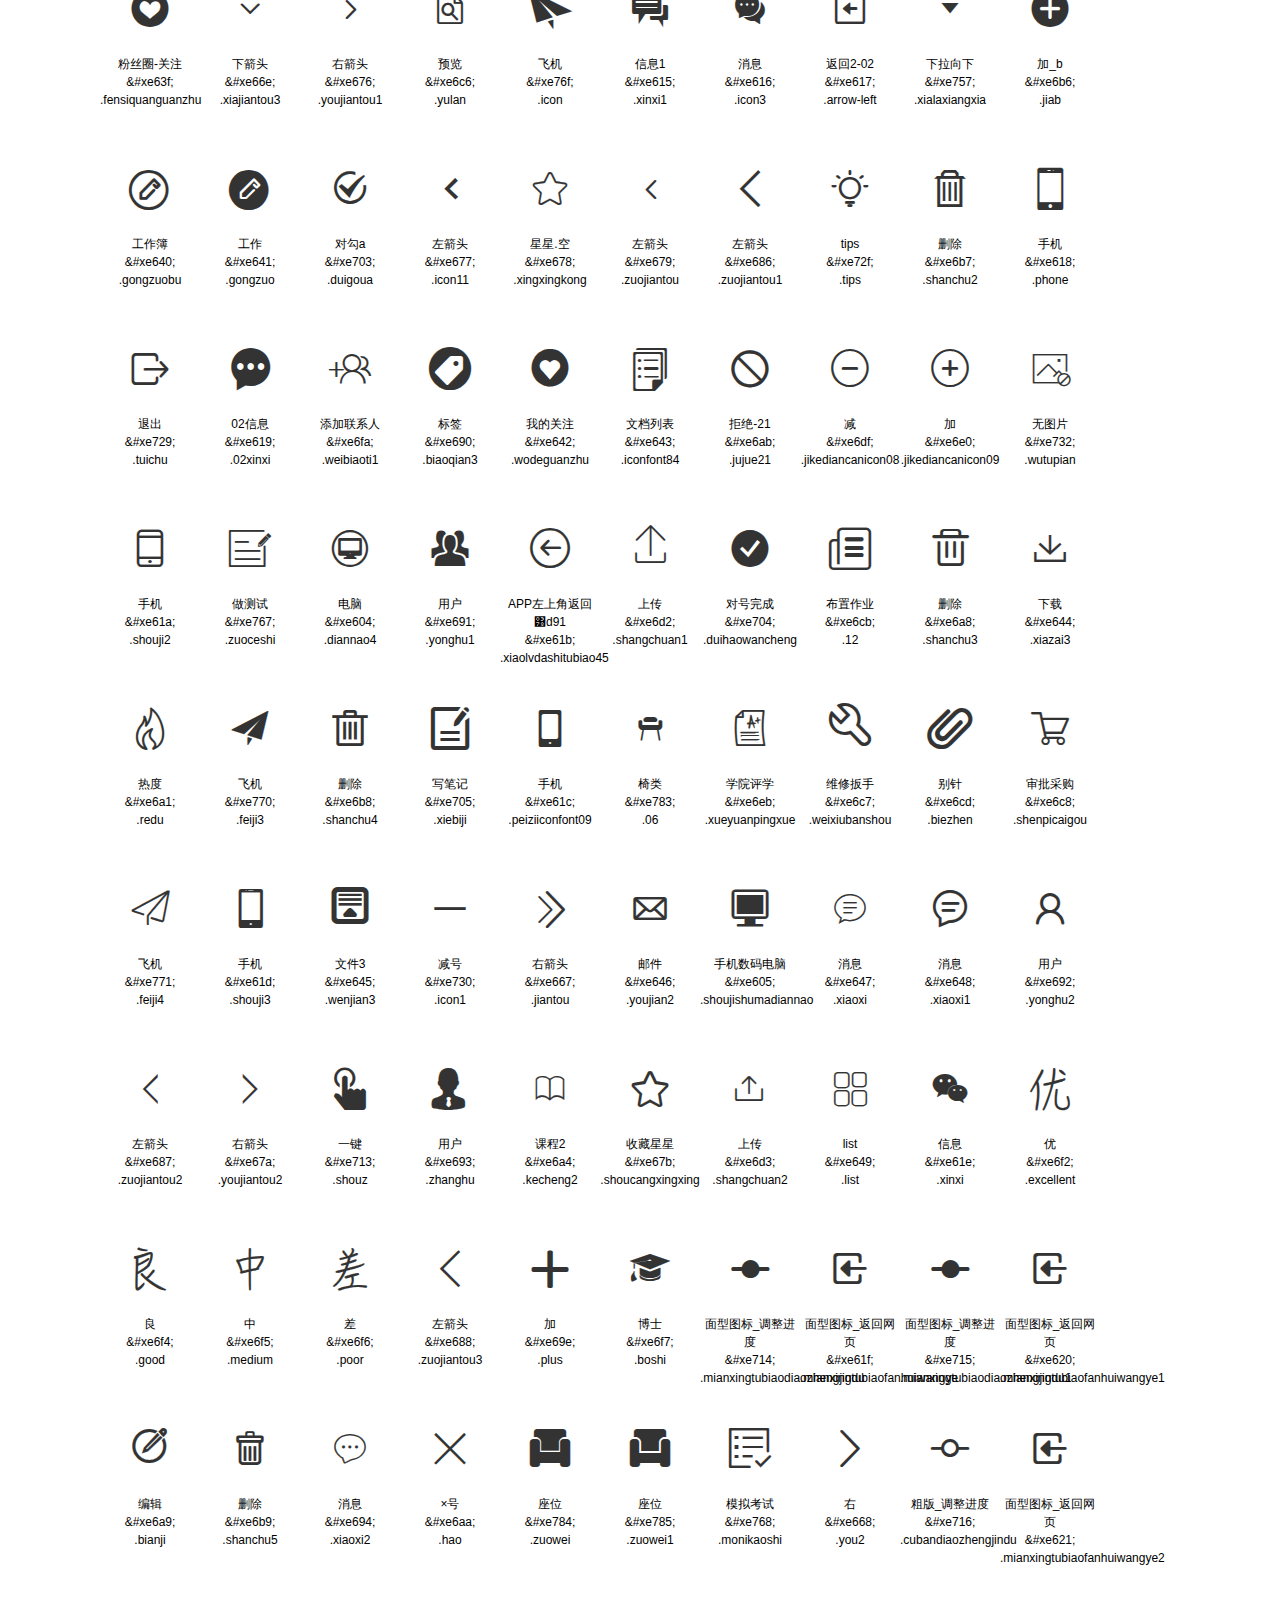
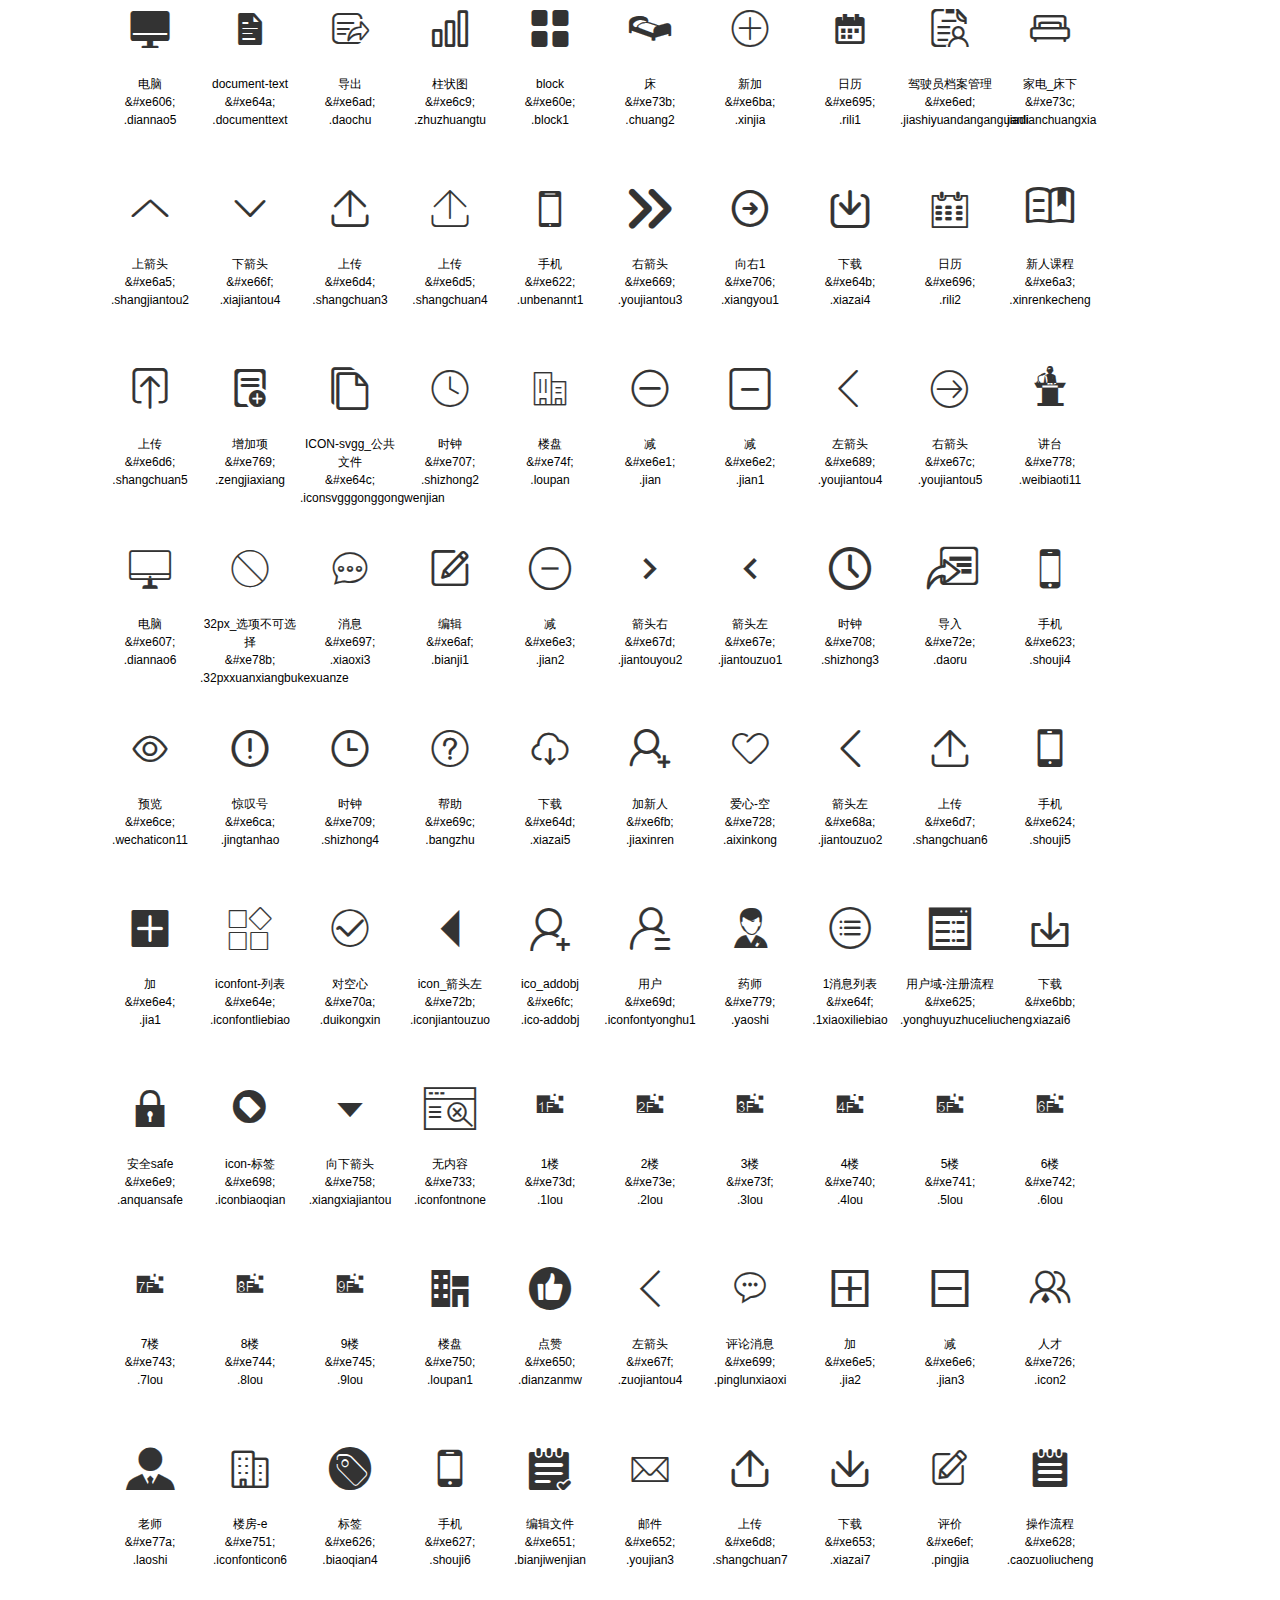
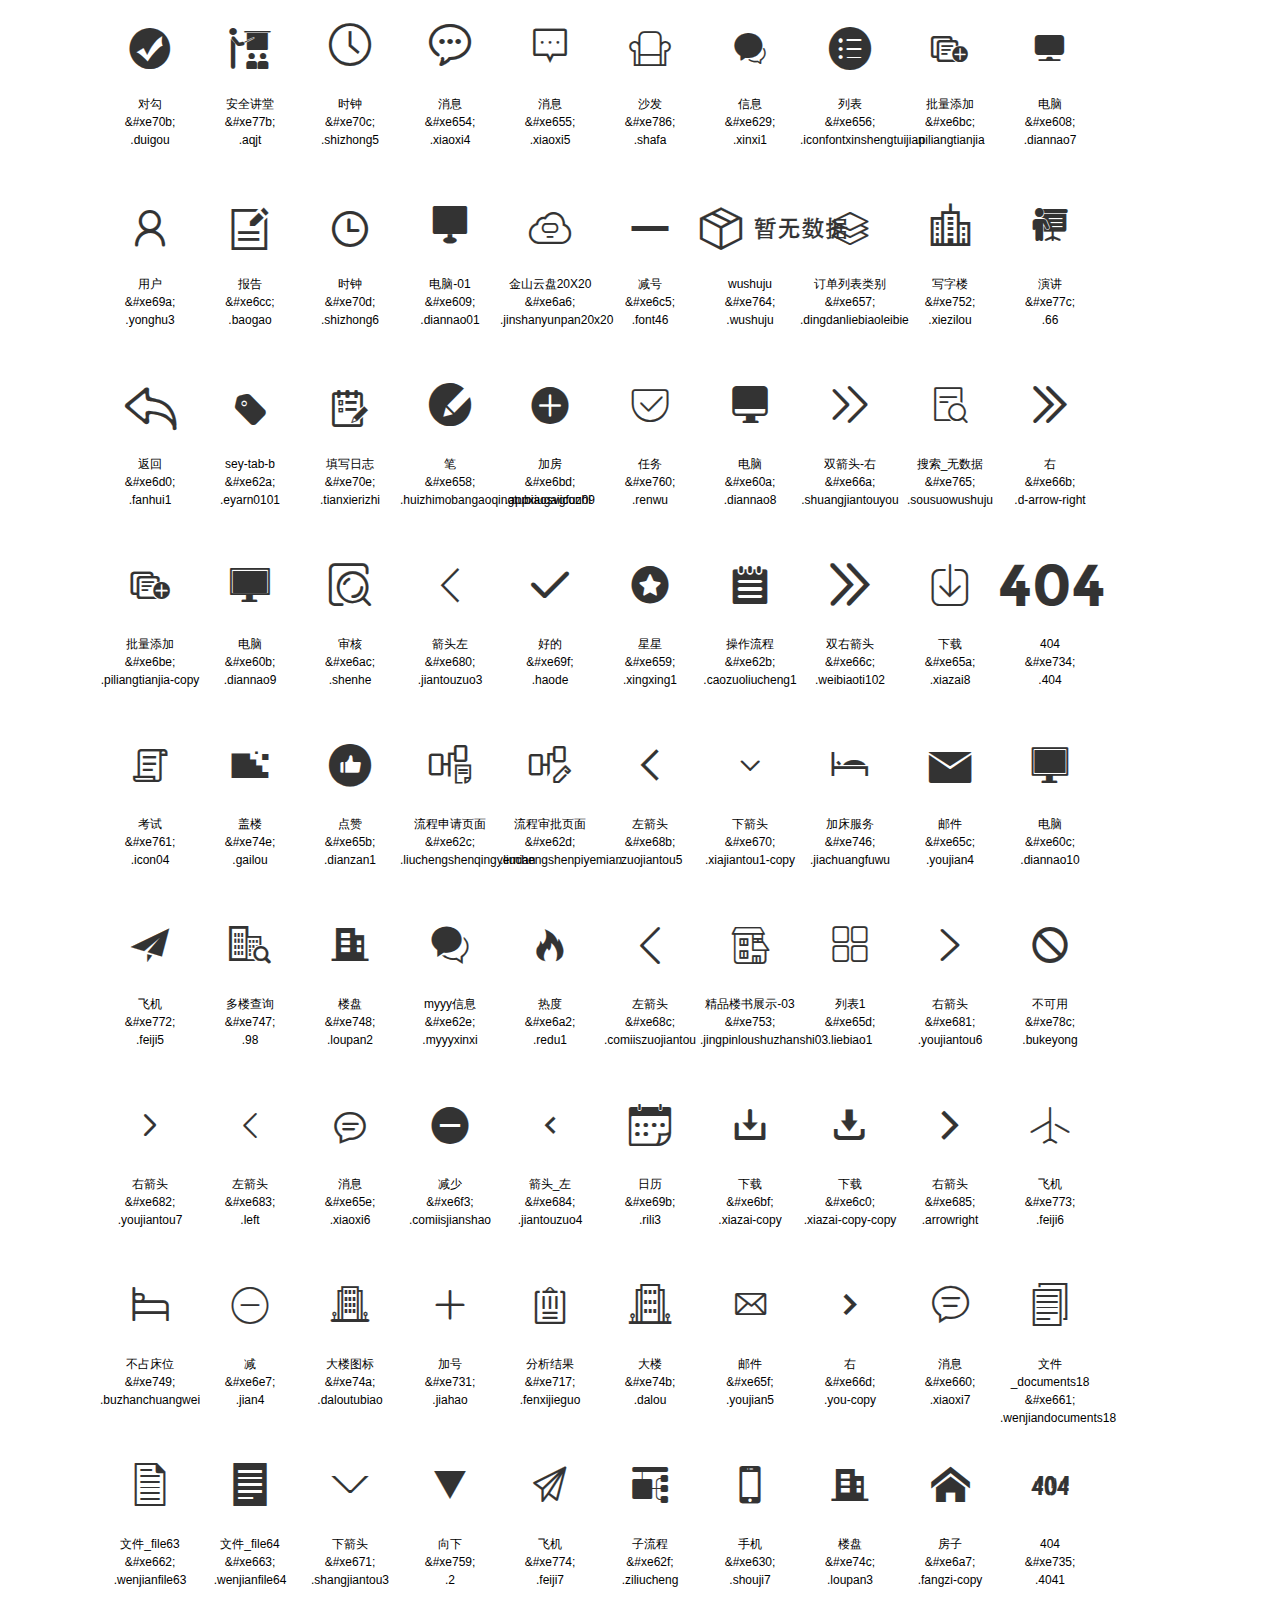
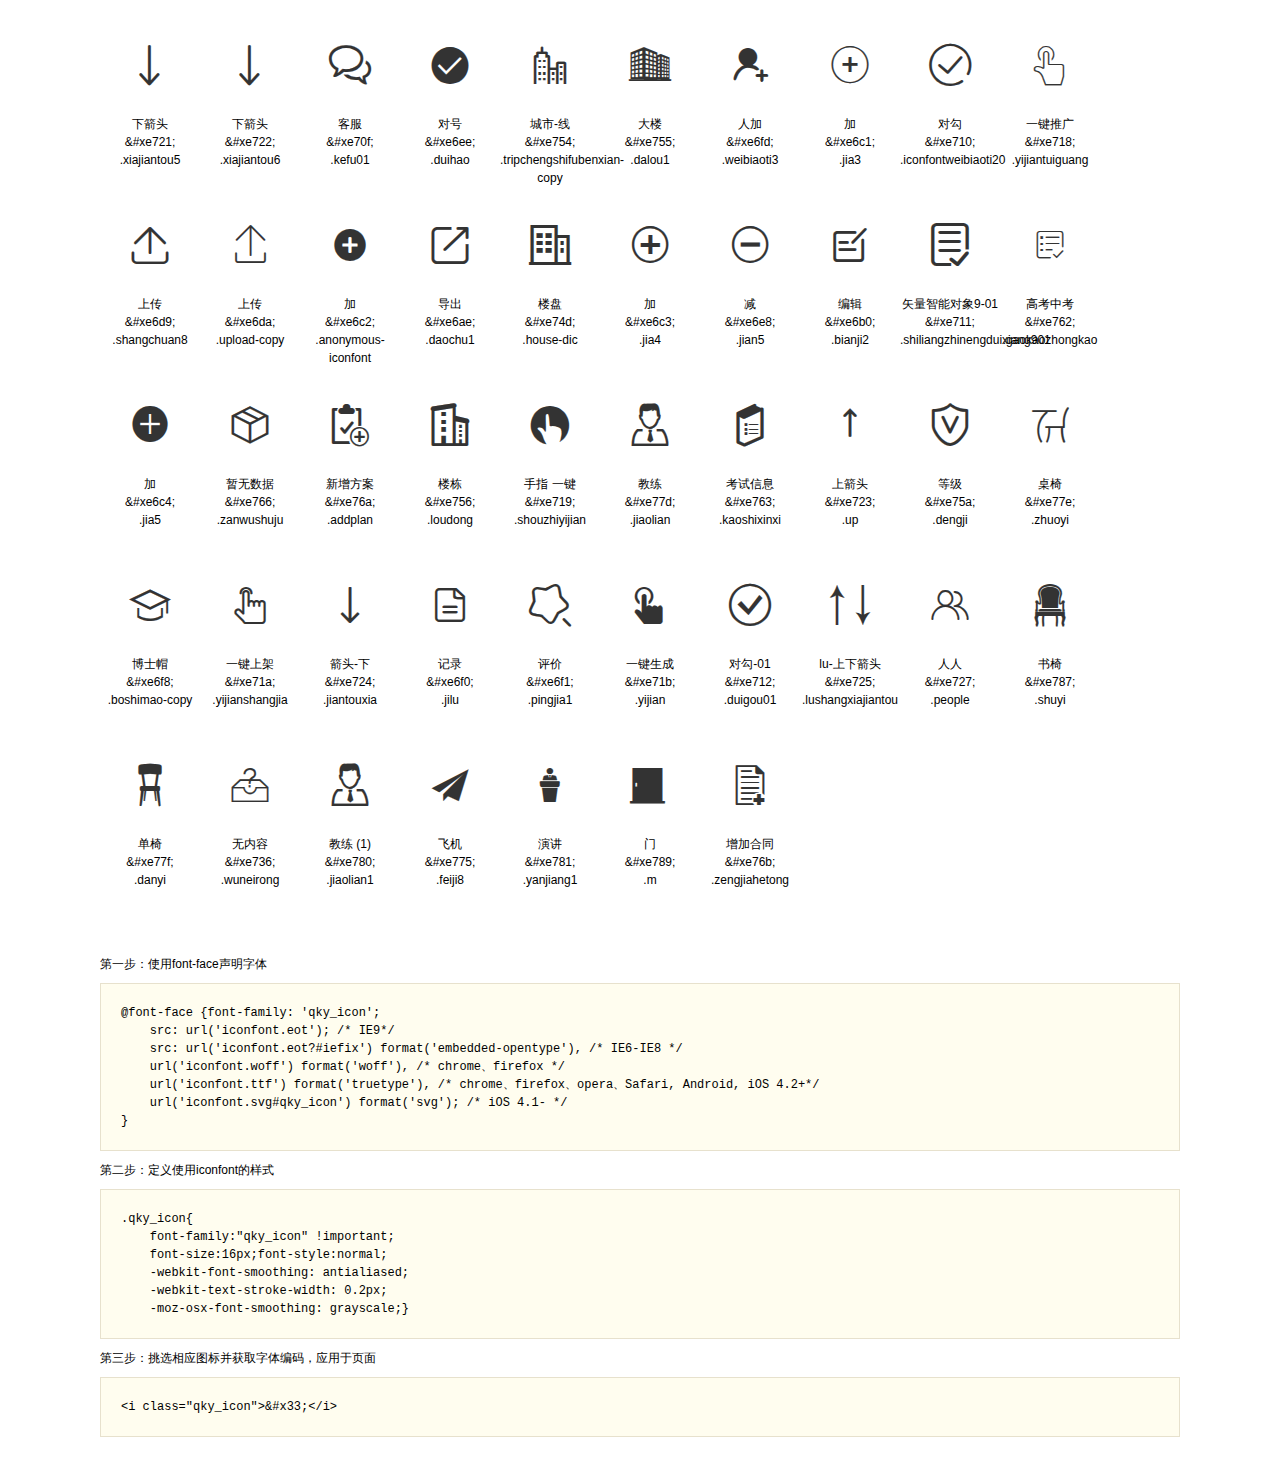
<file: iconfont/qkyicon_font/demo.html>
<!DOCTYPE html>
<html>
<head>
    <meta charset="utf-8"/>
    <title>IconFont</title>
    <link rel="stylesheet" href="demo.css">
    <link rel="stylesheet" href="iconfont.css">
</head>
<body>
    <div class="main">
        <h1>IconFont 图标</h1>
        <ul class="icon_lists clear">
            
                <li>
                <i class="icon qky_icon">&#xe737;</i>
                    <div class="name">床</div>
                    <div class="code">&amp;#xe737;</div>
                    <div class="fontclass">.chuang</div>
                </li>
            
                <li>
                <i class="icon qky_icon">&#xe776;</i>
                    <div class="name">椅子</div>
                    <div class="code">&amp;#xe776;</div>
                    <div class="fontclass">.yizi</div>
                </li>
            
                <li>
                <i class="icon qky_icon">&#xe631;</i>
                    <div class="name">搜索1</div>
                    <div class="code">&amp;#xe631;</div>
                    <div class="fontclass">.sousuo1</div>
                </li>
            
                <li>
                <i class="icon qky_icon">&#xe600;</i>
                    <div class="name">电脑</div>
                    <div class="code">&amp;#xe600;</div>
                    <div class="fontclass">.diannao</div>
                </li>
            
                <li>
                <i class="icon qky_icon">&#xe632;</i>
                    <div class="name">下载</div>
                    <div class="code">&amp;#xe632;</div>
                    <div class="fontclass">.xiazai</div>
                </li>
            
                <li>
                <i class="icon qky_icon">&#xe6a0;</i>
                    <div class="name">星星</div>
                    <div class="code">&amp;#xe6a0;</div>
                    <div class="fontclass">.xingxing</div>
                </li>
            
                <li>
                <i class="icon qky_icon">&#xe76c;</i>
                    <div class="name">飞机</div>
                    <div class="code">&amp;#xe76c;</div>
                    <div class="fontclass">.feiji</div>
                </li>
            
                <li>
                <i class="icon qky_icon">&#xe6b1;</i>
                    <div class="name">删除</div>
                    <div class="code">&amp;#xe6b1;</div>
                    <div class="fontclass">.shanchu</div>
                </li>
            
                <li>
                <i class="icon qky_icon">&#xe633;</i>
                    <div class="name">文件 编辑</div>
                    <div class="code">&amp;#xe633;</div>
                    <div class="fontclass">.wenjianbianji</div>
                </li>
            
                <li>
                <i class="icon qky_icon">&#xe634;</i>
                    <div class="name">文件 复制</div>
                    <div class="code">&amp;#xe634;</div>
                    <div class="fontclass">.wenjianfuzhi</div>
                </li>
            
                <li>
                <i class="icon qky_icon">&#xe635;</i>
                    <div class="name">搜索</div>
                    <div class="code">&amp;#xe635;</div>
                    <div class="fontclass">.sousuo</div>
                </li>
            
                <li>
                <i class="icon qky_icon">&#xe6b2;</i>
                    <div class="name">删除</div>
                    <div class="code">&amp;#xe6b2;</div>
                    <div class="fontclass">.shanchu1</div>
                </li>
            
                <li>
                <i class="icon qky_icon">&#xe777;</i>
                    <div class="name">椅子</div>
                    <div class="code">&amp;#xe777;</div>
                    <div class="fontclass">.yizi1</div>
                </li>
            
                <li>
                <i class="icon qky_icon">&#xe76d;</i>
                    <div class="name">飞机</div>
                    <div class="code">&amp;#xe76d;</div>
                    <div class="fontclass">.feiji1</div>
                </li>
            
                <li>
                <i class="icon qky_icon">&#xe60f;</i>
                    <div class="name">手机</div>
                    <div class="code">&amp;#xe60f;</div>
                    <div class="fontclass">.shouji</div>
                </li>
            
                <li>
                <i class="icon qky_icon">&#xe76e;</i>
                    <div class="name">飞机</div>
                    <div class="code">&amp;#xe76e;</div>
                    <div class="fontclass">.feiji2</div>
                </li>
            
                <li>
                <i class="icon qky_icon">&#xe636;</i>
                    <div class="name">邮件</div>
                    <div class="code">&amp;#xe636;</div>
                    <div class="fontclass">.youjian</div>
                </li>
            
                <li>
                <i class="icon qky_icon">&#xe672;</i>
                    <div class="name">右箭头</div>
                    <div class="code">&amp;#xe672;</div>
                    <div class="fontclass">.youjiantou</div>
                </li>
            
                <li>
                <i class="icon qky_icon">&#xe72a;</i>
                    <div class="name">箭头b右</div>
                    <div class="code">&amp;#xe72a;</div>
                    <div class="fontclass">.jiantoubyou</div>
                </li>
            
                <li>
                <i class="icon qky_icon">&#xe6ec;</i>
                    <div class="name">列表</div>
                    <div class="code">&amp;#xe6ec;</div>
                    <div class="fontclass">.liebiao</div>
                </li>
            
                <li>
                <i class="icon qky_icon">&#xe6db;</i>
                    <div class="name">加</div>
                    <div class="code">&amp;#xe6db;</div>
                    <div class="fontclass">.14052229</div>
                </li>
            
                <li>
                <i class="icon qky_icon">&#xe6ea;</i>
                    <div class="name">返回</div>
                    <div class="code">&amp;#xe6ea;</div>
                    <div class="fontclass">.fanhui</div>
                </li>
            
                <li>
                <i class="icon qky_icon">&#xe68d;</i>
                    <div class="name">客户</div>
                    <div class="code">&amp;#xe68d;</div>
                    <div class="fontclass">.shangchengxitongtubiaozitihuayuanwenjian40</div>
                </li>
            
                <li>
                <i class="icon qky_icon">&#xe6fe;</i>
                    <div class="name">对</div>
                    <div class="code">&amp;#xe6fe;</div>
                    <div class="fontclass">.iconfontdui</div>
                </li>
            
                <li>
                <i class="icon qky_icon">&#xe6ff;</i>
                    <div class="name">bbg_向右</div>
                    <div class="code">&amp;#xe6ff;</div>
                    <div class="fontclass">.bbgxiangyou</div>
                </li>
            
                <li>
                <i class="icon qky_icon">&#xe72d;</i>
                    <div class="name">导入</div>
                    <div class="code">&amp;#xe72d;</div>
                    <div class="fontclass">.iconfontdaoru</div>
                </li>
            
                <li>
                <i class="icon qky_icon">&#xe72c;</i>
                    <div class="name">设置</div>
                    <div class="code">&amp;#xe72c;</div>
                    <div class="fontclass">.shezhi</div>
                </li>
            
                <li>
                <i class="icon qky_icon">&#xe6b3;</i>
                    <div class="name">导入下载</div>
                    <div class="code">&amp;#xe6b3;</div>
                    <div class="fontclass">.daoruxiazai</div>
                </li>
            
                <li>
                <i class="icon qky_icon">&#xe75b;</i>
                    <div class="name">服务</div>
                    <div class="code">&amp;#xe75b;</div>
                    <div class="fontclass">.fuwu</div>
                </li>
            
                <li>
                <i class="icon qky_icon">&#xe71c;</i>
                    <div class="name">下箭头</div>
                    <div class="code">&amp;#xe71c;</div>
                    <div class="fontclass">.xiajiantou</div>
                </li>
            
                <li>
                <i class="icon qky_icon">&#xe71d;</i>
                    <div class="name">上箭头</div>
                    <div class="code">&amp;#xe71d;</div>
                    <div class="fontclass">.shangjiantou</div>
                </li>
            
                <li>
                <i class="icon qky_icon">&#xe71e;</i>
                    <div class="name">下箭头</div>
                    <div class="code">&amp;#xe71e;</div>
                    <div class="fontclass">.xiajiantou1</div>
                </li>
            
                <li>
                <i class="icon qky_icon">&#xe71f;</i>
                    <div class="name">上箭头</div>
                    <div class="code">&amp;#xe71f;</div>
                    <div class="fontclass">.shangjiantou1</div>
                </li>
            
                <li>
                <i class="icon qky_icon">&#xe720;</i>
                    <div class="name">下箭头</div>
                    <div class="code">&amp;#xe720;</div>
                    <div class="fontclass">.xiajiantou2</div>
                </li>
            
                <li>
                <i class="icon qky_icon">&#xe664;</i>
                    <div class="name">右</div>
                    <div class="code">&amp;#xe664;</div>
                    <div class="fontclass">.you</div>
                </li>
            
                <li>
                <i class="icon qky_icon">&#xe673;</i>
                    <div class="name">箭头-右</div>
                    <div class="code">&amp;#xe673;</div>
                    <div class="fontclass">.jiantouyou</div>
                </li>
            
                <li>
                <i class="icon qky_icon">&#xe674;</i>
                    <div class="name">箭头-左</div>
                    <div class="code">&amp;#xe674;</div>
                    <div class="fontclass">.jiantouzuo</div>
                </li>
            
                <li>
                <i class="icon qky_icon">&#xe675;</i>
                    <div class="name">箭头-右</div>
                    <div class="code">&amp;#xe675;</div>
                    <div class="fontclass">.jiantouyou1</div>
                </li>
            
                <li>
                <i class="icon qky_icon">&#xe637;</i>
                    <div class="name">赞</div>
                    <div class="code">&amp;#xe637;</div>
                    <div class="fontclass">.zan</div>
                </li>
            
                <li>
                <i class="icon qky_icon">&#xe665;</i>
                    <div class="name">日历 箭头右双</div>
                    <div class="code">&amp;#xe665;</div>
                    <div class="fontclass">.rilijiantouyoushuang</div>
                </li>
            
                <li>
                <i class="icon qky_icon">&#xe6b4;</i>
                    <div class="name">下载2</div>
                    <div class="code">&amp;#xe6b4;</div>
                    <div class="fontclass">.xiazai2</div>
                </li>
            
                <li>
                <i class="icon qky_icon">&#xe700;</i>
                    <div class="name">时钟</div>
                    <div class="code">&amp;#xe700;</div>
                    <div class="fontclass">.shizhong</div>
                </li>
            
                <li>
                <i class="icon qky_icon">&#xe666;</i>
                    <div class="name">右</div>
                    <div class="code">&amp;#xe666;</div>
                    <div class="fontclass">.you1</div>
                </li>
            
                <li>
                <i class="icon qky_icon">&#xe601;</i>
                    <div class="name">电脑</div>
                    <div class="code">&amp;#xe601;</div>
                    <div class="fontclass">.diannao1</div>
                </li>
            
                <li>
                <i class="icon qky_icon">&#xe788;</i>
                    <div class="name">门</div>
                    <div class="code">&amp;#xe788;</div>
                    <div class="fontclass">.men</div>
                </li>
            
                <li>
                <i class="icon qky_icon">&#xe6dc;</i>
                    <div class="name">加</div>
                    <div class="code">&amp;#xe6dc;</div>
                    <div class="fontclass">.jia</div>
                </li>
            
                <li>
                <i class="icon qky_icon">&#xe6b5;</i>
                    <div class="name">下载</div>
                    <div class="code">&amp;#xe6b5;</div>
                    <div class="fontclass">.xiazai1</div>
                </li>
            
                <li>
                <i class="icon qky_icon">&#xe738;</i>
                    <div class="name">宿舍区</div>
                    <div class="code">&amp;#xe738;</div>
                    <div class="fontclass">.sushequ</div>
                </li>
            
                <li>
                <i class="icon qky_icon">&#xe68e;</i>
                    <div class="name">用户</div>
                    <div class="code">&amp;#xe68e;</div>
                    <div class="fontclass">.yonghu</div>
                </li>
            
                <li>
                <i class="icon qky_icon">&#xe610;</i>
                    <div class="name">手机</div>
                    <div class="code">&amp;#xe610;</div>
                    <div class="fontclass">.shouji1</div>
                </li>
            
                <li>
                <i class="icon qky_icon">&#xe739;</i>
                    <div class="name">床</div>
                    <div class="code">&amp;#xe739;</div>
                    <div class="fontclass">.chuang1</div>
                </li>
            
                <li>
                <i class="icon qky_icon">&#xe638;</i>
                    <div class="name">填写</div>
                    <div class="code">&amp;#xe638;</div>
                    <div class="fontclass">.circularegistration</div>
                </li>
            
                <li>
                <i class="icon qky_icon">&#xe782;</i>
                    <div class="name">座椅</div>
                    <div class="code">&amp;#xe782;</div>
                    <div class="fontclass">.zuoyi</div>
                </li>
            
                <li>
                <i class="icon qky_icon">&#xe639;</i>
                    <div class="name">邮件</div>
                    <div class="code">&amp;#xe639;</div>
                    <div class="fontclass">.jianyingemail1</div>
                </li>
            
                <li>
                <i class="icon qky_icon">&#xe611;</i>
                    <div class="name">标签</div>
                    <div class="code">&amp;#xe611;</div>
                    <div class="fontclass">.biaoqian</div>
                </li>
            
                <li>
                <i class="icon qky_icon">&#xe612;</i>
                    <div class="name">标签</div>
                    <div class="code">&amp;#xe612;</div>
                    <div class="fontclass">.biaoqian1</div>
                </li>
            
                <li>
                <i class="icon qky_icon">&#xe75c;</i>
                    <div class="name">模考</div>
                    <div class="code">&amp;#xe75c;</div>
                    <div class="fontclass">.mokao</div>
                </li>
            
                <li>
                <i class="icon qky_icon">&#xe63a;</i>
                    <div class="name">写号助手</div>
                    <div class="code">&amp;#xe63a;</div>
                    <div class="fontclass">.xiehaozhushou</div>
                </li>
            
                <li>
                <i class="icon qky_icon">&#xe63b;</i>
                    <div class="name">搜索</div>
                    <div class="code">&amp;#xe63b;</div>
                    <div class="fontclass">.sousuo1</div>
                </li>
            
                <li>
                <i class="icon qky_icon">&#xe68f;</i>
                    <div class="name"> 日历</div>
                    <div class="code">&amp;#xe68f;</div>
                    <div class="fontclass">.rili</div>
                </li>
            
                <li>
                <i class="icon qky_icon">&#xe701;</i>
                    <div class="name">对勾</div>
                    <div class="code">&amp;#xe701;</div>
                    <div class="fontclass">.weibiaoti20</div>
                </li>
            
                <li>
                <i class="icon qky_icon">&#xe75d;</i>
                    <div class="name">在线考试</div>
                    <div class="code">&amp;#xe75d;</div>
                    <div class="fontclass">.zaixiankaoshi</div>
                </li>
            
                <li>
                <i class="icon qky_icon">&#xe613;</i>
                    <div class="name">流程管理</div>
                    <div class="code">&amp;#xe613;</div>
                    <div class="fontclass">.liuchengguanli</div>
                </li>
            
                <li>
                <i class="icon qky_icon">&#xe75e;</i>
                    <div class="name">考试安排</div>
                    <div class="code">&amp;#xe75e;</div>
                    <div class="fontclass">.kaoshianpai</div>
                </li>
            
                <li>
                <i class="icon qky_icon">&#xe702;</i>
                    <div class="name">时钟</div>
                    <div class="code">&amp;#xe702;</div>
                    <div class="fontclass">.shizhong1</div>
                </li>
            
                <li>
                <i class="icon qky_icon">&#xe6d1;</i>
                    <div class="name">上传</div>
                    <div class="code">&amp;#xe6d1;</div>
                    <div class="fontclass">.shangchuan</div>
                </li>
            
                <li>
                <i class="icon qky_icon">&#xe63c;</i>
                    <div class="name">点赞</div>
                    <div class="code">&amp;#xe63c;</div>
                    <div class="fontclass">.dianzan</div>
                </li>
            
                <li>
                <i class="icon qky_icon">&#xe6dd;</i>
                    <div class="name">方块减</div>
                    <div class="code">&amp;#xe6dd;</div>
                    <div class="fontclass">.fangkuaijian</div>
                </li>
            
                <li>
                <i class="icon qky_icon">&#xe602;</i>
                    <div class="name">电脑</div>
                    <div class="code">&amp;#xe602;</div>
                    <div class="fontclass">.diannao2</div>
                </li>
            
                <li>
                <i class="icon qky_icon">&#xe6cf;</i>
                    <div class="name">设置</div>
                    <div class="code">&amp;#xe6cf;</div>
                    <div class="fontclass">.shezhi1</div>
                </li>
            
                <li>
                <i class="icon qky_icon">&#xe63d;</i>
                    <div class="name">下载</div>
                    <div class="code">&amp;#xe63d;</div>
                    <div class="fontclass">.xiazai2</div>
                </li>
            
                <li>
                <i class="icon qky_icon">&#xe6de;</i>
                    <div class="name">方块减</div>
                    <div class="code">&amp;#xe6de;</div>
                    <div class="fontclass">.fangkuaijian1</div>
                </li>
            
                <li>
                <i class="icon qky_icon">&#xe6f9;</i>
                    <div class="name">添加人群</div>
                    <div class="code">&amp;#xe6f9;</div>
                    <div class="fontclass">.tianjiarenqun</div>
                </li>
            
                <li>
                <i class="icon qky_icon">&#xe75f;</i>
                    <div class="name">考试课时</div>
                    <div class="code">&amp;#xe75f;</div>
                    <div class="fontclass">.exam-lesson</div>
                </li>
            
                <li>
                <i class="icon qky_icon">&#xe603;</i>
                    <div class="name">电脑</div>
                    <div class="code">&amp;#xe603;</div>
                    <div class="fontclass">.diannao3</div>
                </li>
            
                <li>
                <i class="icon qky_icon">&#xe63e;</i>
                    <div class="name">邮件</div>
                    <div class="code">&amp;#xe63e;</div>
                    <div class="fontclass">.youjian1</div>
                </li>
            
                <li>
                <i class="icon qky_icon">&#xe73a;</i>
                    <div class="name">单间-床位</div>
                    <div class="code">&amp;#xe73a;</div>
                    <div class="fontclass">.danjianchuangwei</div>
                </li>
            
                <li>
                <i class="icon qky_icon">&#xe60d;</i>
                    <div class="name">block</div>
                    <div class="code">&amp;#xe60d;</div>
                    <div class="fontclass">.block</div>
                </li>
            
                <li>
                <i class="icon qky_icon">&#xe614;</i>
                    <div class="name">标签</div>
                    <div class="code">&amp;#xe614;</div>
                    <div class="fontclass">.biaoqian2</div>
                </li>
            
                <li>
                <i class="icon qky_icon">&#xe78a;</i>
                    <div class="name">06不通过用户</div>
                    <div class="code">&amp;#xe78a;</div>
                    <div class="fontclass">.06butongguoyonghu</div>
                </li>
            
                <li>
                <i class="icon qky_icon">&#xe63f;</i>
                    <div class="name">粉丝圈-关注</div>
                    <div class="code">&amp;#xe63f;</div>
                    <div class="fontclass">.fensiquanguanzhu</div>
                </li>
            
                <li>
                <i class="icon qky_icon">&#xe66e;</i>
                    <div class="name">下箭头</div>
                    <div class="code">&amp;#xe66e;</div>
                    <div class="fontclass">.xiajiantou3</div>
                </li>
            
                <li>
                <i class="icon qky_icon">&#xe676;</i>
                    <div class="name">右箭头</div>
                    <div class="code">&amp;#xe676;</div>
                    <div class="fontclass">.youjiantou1</div>
                </li>
            
                <li>
                <i class="icon qky_icon">&#xe6c6;</i>
                    <div class="name">预览</div>
                    <div class="code">&amp;#xe6c6;</div>
                    <div class="fontclass">.yulan</div>
                </li>
            
                <li>
                <i class="icon qky_icon">&#xe76f;</i>
                    <div class="name">飞机</div>
                    <div class="code">&amp;#xe76f;</div>
                    <div class="fontclass">.icon</div>
                </li>
            
                <li>
                <i class="icon qky_icon">&#xe615;</i>
                    <div class="name">信息1</div>
                    <div class="code">&amp;#xe615;</div>
                    <div class="fontclass">.xinxi1</div>
                </li>
            
                <li>
                <i class="icon qky_icon">&#xe616;</i>
                    <div class="name">消息</div>
                    <div class="code">&amp;#xe616;</div>
                    <div class="fontclass">.icon3</div>
                </li>
            
                <li>
                <i class="icon qky_icon">&#xe617;</i>
                    <div class="name">返回2-02</div>
                    <div class="code">&amp;#xe617;</div>
                    <div class="fontclass">.arrow-left</div>
                </li>
            
                <li>
                <i class="icon qky_icon">&#xe757;</i>
                    <div class="name">下拉向下</div>
                    <div class="code">&amp;#xe757;</div>
                    <div class="fontclass">.xialaxiangxia</div>
                </li>
            
                <li>
                <i class="icon qky_icon">&#xe6b6;</i>
                    <div class="name">加_b</div>
                    <div class="code">&amp;#xe6b6;</div>
                    <div class="fontclass">.jiab</div>
                </li>
            
                <li>
                <i class="icon qky_icon">&#xe640;</i>
                    <div class="name">工作簿</div>
                    <div class="code">&amp;#xe640;</div>
                    <div class="fontclass">.gongzuobu</div>
                </li>
            
                <li>
                <i class="icon qky_icon">&#xe641;</i>
                    <div class="name">工作</div>
                    <div class="code">&amp;#xe641;</div>
                    <div class="fontclass">.gongzuo</div>
                </li>
            
                <li>
                <i class="icon qky_icon">&#xe703;</i>
                    <div class="name">对勾a</div>
                    <div class="code">&amp;#xe703;</div>
                    <div class="fontclass">.duigoua</div>
                </li>
            
                <li>
                <i class="icon qky_icon">&#xe677;</i>
                    <div class="name"> 左箭头</div>
                    <div class="code">&amp;#xe677;</div>
                    <div class="fontclass">.icon11</div>
                </li>
            
                <li>
                <i class="icon qky_icon">&#xe678;</i>
                    <div class="name">星星.空</div>
                    <div class="code">&amp;#xe678;</div>
                    <div class="fontclass">.xingxingkong</div>
                </li>
            
                <li>
                <i class="icon qky_icon">&#xe679;</i>
                    <div class="name">左箭头</div>
                    <div class="code">&amp;#xe679;</div>
                    <div class="fontclass">.zuojiantou</div>
                </li>
            
                <li>
                <i class="icon qky_icon">&#xe686;</i>
                    <div class="name">左箭头</div>
                    <div class="code">&amp;#xe686;</div>
                    <div class="fontclass">.zuojiantou1</div>
                </li>
            
                <li>
                <i class="icon qky_icon">&#xe72f;</i>
                    <div class="name">tips</div>
                    <div class="code">&amp;#xe72f;</div>
                    <div class="fontclass">.tips</div>
                </li>
            
                <li>
                <i class="icon qky_icon">&#xe6b7;</i>
                    <div class="name">删除</div>
                    <div class="code">&amp;#xe6b7;</div>
                    <div class="fontclass">.shanchu2</div>
                </li>
            
                <li>
                <i class="icon qky_icon">&#xe618;</i>
                    <div class="name">手机</div>
                    <div class="code">&amp;#xe618;</div>
                    <div class="fontclass">.phone</div>
                </li>
            
                <li>
                <i class="icon qky_icon">&#xe729;</i>
                    <div class="name">退出</div>
                    <div class="code">&amp;#xe729;</div>
                    <div class="fontclass">.tuichu</div>
                </li>
            
                <li>
                <i class="icon qky_icon">&#xe619;</i>
                    <div class="name">02信息</div>
                    <div class="code">&amp;#xe619;</div>
                    <div class="fontclass">.02xinxi</div>
                </li>
            
                <li>
                <i class="icon qky_icon">&#xe6fa;</i>
                    <div class="name">添加联系人</div>
                    <div class="code">&amp;#xe6fa;</div>
                    <div class="fontclass">.weibiaoti1</div>
                </li>
            
                <li>
                <i class="icon qky_icon">&#xe690;</i>
                    <div class="name">标签</div>
                    <div class="code">&amp;#xe690;</div>
                    <div class="fontclass">.biaoqian3</div>
                </li>
            
                <li>
                <i class="icon qky_icon">&#xe642;</i>
                    <div class="name">我的关注</div>
                    <div class="code">&amp;#xe642;</div>
                    <div class="fontclass">.wodeguanzhu</div>
                </li>
            
                <li>
                <i class="icon qky_icon">&#xe643;</i>
                    <div class="name">文档列表</div>
                    <div class="code">&amp;#xe643;</div>
                    <div class="fontclass">.iconfont84</div>
                </li>
            
                <li>
                <i class="icon qky_icon">&#xe6ab;</i>
                    <div class="name">拒绝-21</div>
                    <div class="code">&amp;#xe6ab;</div>
                    <div class="fontclass">.jujue21</div>
                </li>
            
                <li>
                <i class="icon qky_icon">&#xe6df;</i>
                    <div class="name">减</div>
                    <div class="code">&amp;#xe6df;</div>
                    <div class="fontclass">.jikediancanicon08</div>
                </li>
            
                <li>
                <i class="icon qky_icon">&#xe6e0;</i>
                    <div class="name">加</div>
                    <div class="code">&amp;#xe6e0;</div>
                    <div class="fontclass">.jikediancanicon09</div>
                </li>
            
                <li>
                <i class="icon qky_icon">&#xe732;</i>
                    <div class="name">无图片</div>
                    <div class="code">&amp;#xe732;</div>
                    <div class="fontclass">.wutupian</div>
                </li>
            
                <li>
                <i class="icon qky_icon">&#xe61a;</i>
                    <div class="name">手机</div>
                    <div class="code">&amp;#xe61a;</div>
                    <div class="fontclass">.shouji2</div>
                </li>
            
                <li>
                <i class="icon qky_icon">&#xe767;</i>
                    <div class="name">做测试</div>
                    <div class="code">&amp;#xe767;</div>
                    <div class="fontclass">.zuoceshi</div>
                </li>
            
                <li>
                <i class="icon qky_icon">&#xe604;</i>
                    <div class="name">电脑</div>
                    <div class="code">&amp;#xe604;</div>
                    <div class="fontclass">.diannao4</div>
                </li>
            
                <li>
                <i class="icon qky_icon">&#xe691;</i>
                    <div class="name">用户</div>
                    <div class="code">&amp;#xe691;</div>
                    <div class="fontclass">.yonghu1</div>
                </li>
            
                <li>
                <i class="icon qky_icon">&#xe61b;</i>
                    <div class="name">APP左上角返回&#888d91</div>
                    <div class="code">&amp;#xe61b;</div>
                    <div class="fontclass">.xiaolvdashitubiao45</div>
                </li>
            
                <li>
                <i class="icon qky_icon">&#xe6d2;</i>
                    <div class="name">上传</div>
                    <div class="code">&amp;#xe6d2;</div>
                    <div class="fontclass">.shangchuan1</div>
                </li>
            
                <li>
                <i class="icon qky_icon">&#xe704;</i>
                    <div class="name">对号完成</div>
                    <div class="code">&amp;#xe704;</div>
                    <div class="fontclass">.duihaowancheng</div>
                </li>
            
                <li>
                <i class="icon qky_icon">&#xe6cb;</i>
                    <div class="name">布置作业</div>
                    <div class="code">&amp;#xe6cb;</div>
                    <div class="fontclass">.12</div>
                </li>
            
                <li>
                <i class="icon qky_icon">&#xe6a8;</i>
                    <div class="name">删除</div>
                    <div class="code">&amp;#xe6a8;</div>
                    <div class="fontclass">.shanchu3</div>
                </li>
            
                <li>
                <i class="icon qky_icon">&#xe644;</i>
                    <div class="name">下载</div>
                    <div class="code">&amp;#xe644;</div>
                    <div class="fontclass">.xiazai3</div>
                </li>
            
                <li>
                <i class="icon qky_icon">&#xe6a1;</i>
                    <div class="name">热度</div>
                    <div class="code">&amp;#xe6a1;</div>
                    <div class="fontclass">.redu</div>
                </li>
            
                <li>
                <i class="icon qky_icon">&#xe770;</i>
                    <div class="name">飞机</div>
                    <div class="code">&amp;#xe770;</div>
                    <div class="fontclass">.feiji3</div>
                </li>
            
                <li>
                <i class="icon qky_icon">&#xe6b8;</i>
                    <div class="name">删除</div>
                    <div class="code">&amp;#xe6b8;</div>
                    <div class="fontclass">.shanchu4</div>
                </li>
            
                <li>
                <i class="icon qky_icon">&#xe705;</i>
                    <div class="name">写笔记</div>
                    <div class="code">&amp;#xe705;</div>
                    <div class="fontclass">.xiebiji</div>
                </li>
            
                <li>
                <i class="icon qky_icon">&#xe61c;</i>
                    <div class="name">手机</div>
                    <div class="code">&amp;#xe61c;</div>
                    <div class="fontclass">.peiziiconfont09</div>
                </li>
            
                <li>
                <i class="icon qky_icon">&#xe783;</i>
                    <div class="name">椅类</div>
                    <div class="code">&amp;#xe783;</div>
                    <div class="fontclass">.06</div>
                </li>
            
                <li>
                <i class="icon qky_icon">&#xe6eb;</i>
                    <div class="name">学院评学</div>
                    <div class="code">&amp;#xe6eb;</div>
                    <div class="fontclass">.xueyuanpingxue</div>
                </li>
            
                <li>
                <i class="icon qky_icon">&#xe6c7;</i>
                    <div class="name">维修扳手</div>
                    <div class="code">&amp;#xe6c7;</div>
                    <div class="fontclass">.weixiubanshou</div>
                </li>
            
                <li>
                <i class="icon qky_icon">&#xe6cd;</i>
                    <div class="name">别针</div>
                    <div class="code">&amp;#xe6cd;</div>
                    <div class="fontclass">.biezhen</div>
                </li>
            
                <li>
                <i class="icon qky_icon">&#xe6c8;</i>
                    <div class="name">审批采购</div>
                    <div class="code">&amp;#xe6c8;</div>
                    <div class="fontclass">.shenpicaigou</div>
                </li>
            
                <li>
                <i class="icon qky_icon">&#xe771;</i>
                    <div class="name">飞机</div>
                    <div class="code">&amp;#xe771;</div>
                    <div class="fontclass">.feiji4</div>
                </li>
            
                <li>
                <i class="icon qky_icon">&#xe61d;</i>
                    <div class="name">手机</div>
                    <div class="code">&amp;#xe61d;</div>
                    <div class="fontclass">.shouji3</div>
                </li>
            
                <li>
                <i class="icon qky_icon">&#xe645;</i>
                    <div class="name">文件3</div>
                    <div class="code">&amp;#xe645;</div>
                    <div class="fontclass">.wenjian3</div>
                </li>
            
                <li>
                <i class="icon qky_icon">&#xe730;</i>
                    <div class="name">减号</div>
                    <div class="code">&amp;#xe730;</div>
                    <div class="fontclass">.icon1</div>
                </li>
            
                <li>
                <i class="icon qky_icon">&#xe667;</i>
                    <div class="name">右箭头</div>
                    <div class="code">&amp;#xe667;</div>
                    <div class="fontclass">.jiantou</div>
                </li>
            
                <li>
                <i class="icon qky_icon">&#xe646;</i>
                    <div class="name">邮件</div>
                    <div class="code">&amp;#xe646;</div>
                    <div class="fontclass">.youjian2</div>
                </li>
            
                <li>
                <i class="icon qky_icon">&#xe605;</i>
                    <div class="name">手机数码电脑</div>
                    <div class="code">&amp;#xe605;</div>
                    <div class="fontclass">.shoujishumadiannao</div>
                </li>
            
                <li>
                <i class="icon qky_icon">&#xe647;</i>
                    <div class="name">消息</div>
                    <div class="code">&amp;#xe647;</div>
                    <div class="fontclass">.xiaoxi</div>
                </li>
            
                <li>
                <i class="icon qky_icon">&#xe648;</i>
                    <div class="name">消息</div>
                    <div class="code">&amp;#xe648;</div>
                    <div class="fontclass">.xiaoxi1</div>
                </li>
            
                <li>
                <i class="icon qky_icon">&#xe692;</i>
                    <div class="name">用户</div>
                    <div class="code">&amp;#xe692;</div>
                    <div class="fontclass">.yonghu2</div>
                </li>
            
                <li>
                <i class="icon qky_icon">&#xe687;</i>
                    <div class="name">左箭头</div>
                    <div class="code">&amp;#xe687;</div>
                    <div class="fontclass">.zuojiantou2</div>
                </li>
            
                <li>
                <i class="icon qky_icon">&#xe67a;</i>
                    <div class="name">右箭头</div>
                    <div class="code">&amp;#xe67a;</div>
                    <div class="fontclass">.youjiantou2</div>
                </li>
            
                <li>
                <i class="icon qky_icon">&#xe713;</i>
                    <div class="name">一键</div>
                    <div class="code">&amp;#xe713;</div>
                    <div class="fontclass">.shouz</div>
                </li>
            
                <li>
                <i class="icon qky_icon">&#xe693;</i>
                    <div class="name">用户</div>
                    <div class="code">&amp;#xe693;</div>
                    <div class="fontclass">.zhanghu</div>
                </li>
            
                <li>
                <i class="icon qky_icon">&#xe6a4;</i>
                    <div class="name">课程2</div>
                    <div class="code">&amp;#xe6a4;</div>
                    <div class="fontclass">.kecheng2</div>
                </li>
            
                <li>
                <i class="icon qky_icon">&#xe67b;</i>
                    <div class="name">收藏星星</div>
                    <div class="code">&amp;#xe67b;</div>
                    <div class="fontclass">.shoucangxingxing</div>
                </li>
            
                <li>
                <i class="icon qky_icon">&#xe6d3;</i>
                    <div class="name">上传</div>
                    <div class="code">&amp;#xe6d3;</div>
                    <div class="fontclass">.shangchuan2</div>
                </li>
            
                <li>
                <i class="icon qky_icon">&#xe649;</i>
                    <div class="name">list</div>
                    <div class="code">&amp;#xe649;</div>
                    <div class="fontclass">.list</div>
                </li>
            
                <li>
                <i class="icon qky_icon">&#xe61e;</i>
                    <div class="name">信息</div>
                    <div class="code">&amp;#xe61e;</div>
                    <div class="fontclass">.xinxi</div>
                </li>
            
                <li>
                <i class="icon qky_icon">&#xe6f2;</i>
                    <div class="name">优</div>
                    <div class="code">&amp;#xe6f2;</div>
                    <div class="fontclass">.excellent</div>
                </li>
            
                <li>
                <i class="icon qky_icon">&#xe6f4;</i>
                    <div class="name">良</div>
                    <div class="code">&amp;#xe6f4;</div>
                    <div class="fontclass">.good</div>
                </li>
            
                <li>
                <i class="icon qky_icon">&#xe6f5;</i>
                    <div class="name">中</div>
                    <div class="code">&amp;#xe6f5;</div>
                    <div class="fontclass">.medium</div>
                </li>
            
                <li>
                <i class="icon qky_icon">&#xe6f6;</i>
                    <div class="name">差</div>
                    <div class="code">&amp;#xe6f6;</div>
                    <div class="fontclass">.poor</div>
                </li>
            
                <li>
                <i class="icon qky_icon">&#xe688;</i>
                    <div class="name">左箭头</div>
                    <div class="code">&amp;#xe688;</div>
                    <div class="fontclass">.zuojiantou3</div>
                </li>
            
                <li>
                <i class="icon qky_icon">&#xe69e;</i>
                    <div class="name"> 加</div>
                    <div class="code">&amp;#xe69e;</div>
                    <div class="fontclass">.plus</div>
                </li>
            
                <li>
                <i class="icon qky_icon">&#xe6f7;</i>
                    <div class="name">博士</div>
                    <div class="code">&amp;#xe6f7;</div>
                    <div class="fontclass">.boshi</div>
                </li>
            
                <li>
                <i class="icon qky_icon">&#xe714;</i>
                    <div class="name">面型图标_调整进度</div>
                    <div class="code">&amp;#xe714;</div>
                    <div class="fontclass">.mianxingtubiaodiaozhengjindu</div>
                </li>
            
                <li>
                <i class="icon qky_icon">&#xe61f;</i>
                    <div class="name">面型图标_返回网页</div>
                    <div class="code">&amp;#xe61f;</div>
                    <div class="fontclass">.mianxingtubiaofanhuiwangye</div>
                </li>
            
                <li>
                <i class="icon qky_icon">&#xe715;</i>
                    <div class="name">面型图标_调整进度</div>
                    <div class="code">&amp;#xe715;</div>
                    <div class="fontclass">.mianxingtubiaodiaozhengjindu1</div>
                </li>
            
                <li>
                <i class="icon qky_icon">&#xe620;</i>
                    <div class="name">面型图标_返回网页</div>
                    <div class="code">&amp;#xe620;</div>
                    <div class="fontclass">.mianxingtubiaofanhuiwangye1</div>
                </li>
            
                <li>
                <i class="icon qky_icon">&#xe6a9;</i>
                    <div class="name">编辑</div>
                    <div class="code">&amp;#xe6a9;</div>
                    <div class="fontclass">.bianji</div>
                </li>
            
                <li>
                <i class="icon qky_icon">&#xe6b9;</i>
                    <div class="name">删除</div>
                    <div class="code">&amp;#xe6b9;</div>
                    <div class="fontclass">.shanchu5</div>
                </li>
            
                <li>
                <i class="icon qky_icon">&#xe694;</i>
                    <div class="name">消息</div>
                    <div class="code">&amp;#xe694;</div>
                    <div class="fontclass">.xiaoxi2</div>
                </li>
            
                <li>
                <i class="icon qky_icon">&#xe6aa;</i>
                    <div class="name">×号</div>
                    <div class="code">&amp;#xe6aa;</div>
                    <div class="fontclass">.hao</div>
                </li>
            
                <li>
                <i class="icon qky_icon">&#xe784;</i>
                    <div class="name">座位</div>
                    <div class="code">&amp;#xe784;</div>
                    <div class="fontclass">.zuowei</div>
                </li>
            
                <li>
                <i class="icon qky_icon">&#xe785;</i>
                    <div class="name">座位</div>
                    <div class="code">&amp;#xe785;</div>
                    <div class="fontclass">.zuowei1</div>
                </li>
            
                <li>
                <i class="icon qky_icon">&#xe768;</i>
                    <div class="name">模拟考试</div>
                    <div class="code">&amp;#xe768;</div>
                    <div class="fontclass">.monikaoshi</div>
                </li>
            
                <li>
                <i class="icon qky_icon">&#xe668;</i>
                    <div class="name">右</div>
                    <div class="code">&amp;#xe668;</div>
                    <div class="fontclass">.you2</div>
                </li>
            
                <li>
                <i class="icon qky_icon">&#xe716;</i>
                    <div class="name">粗版_调整进度</div>
                    <div class="code">&amp;#xe716;</div>
                    <div class="fontclass">.cubandiaozhengjindu</div>
                </li>
            
                <li>
                <i class="icon qky_icon">&#xe621;</i>
                    <div class="name">面型图标_返回网页</div>
                    <div class="code">&amp;#xe621;</div>
                    <div class="fontclass">.mianxingtubiaofanhuiwangye2</div>
                </li>
            
                <li>
                <i class="icon qky_icon">&#xe606;</i>
                    <div class="name">电脑</div>
                    <div class="code">&amp;#xe606;</div>
                    <div class="fontclass">.diannao5</div>
                </li>
            
                <li>
                <i class="icon qky_icon">&#xe64a;</i>
                    <div class="name">document-text</div>
                    <div class="code">&amp;#xe64a;</div>
                    <div class="fontclass">.documenttext</div>
                </li>
            
                <li>
                <i class="icon qky_icon">&#xe6ad;</i>
                    <div class="name">导出</div>
                    <div class="code">&amp;#xe6ad;</div>
                    <div class="fontclass">.daochu</div>
                </li>
            
                <li>
                <i class="icon qky_icon">&#xe6c9;</i>
                    <div class="name">柱状图</div>
                    <div class="code">&amp;#xe6c9;</div>
                    <div class="fontclass">.zhuzhuangtu</div>
                </li>
            
                <li>
                <i class="icon qky_icon">&#xe60e;</i>
                    <div class="name">block</div>
                    <div class="code">&amp;#xe60e;</div>
                    <div class="fontclass">.block1</div>
                </li>
            
                <li>
                <i class="icon qky_icon">&#xe73b;</i>
                    <div class="name">床</div>
                    <div class="code">&amp;#xe73b;</div>
                    <div class="fontclass">.chuang2</div>
                </li>
            
                <li>
                <i class="icon qky_icon">&#xe6ba;</i>
                    <div class="name">新加</div>
                    <div class="code">&amp;#xe6ba;</div>
                    <div class="fontclass">.xinjia</div>
                </li>
            
                <li>
                <i class="icon qky_icon">&#xe695;</i>
                    <div class="name">日历</div>
                    <div class="code">&amp;#xe695;</div>
                    <div class="fontclass">.rili1</div>
                </li>
            
                <li>
                <i class="icon qky_icon">&#xe6ed;</i>
                    <div class="name">驾驶员档案管理</div>
                    <div class="code">&amp;#xe6ed;</div>
                    <div class="fontclass">.jiashiyuandanganguanli</div>
                </li>
            
                <li>
                <i class="icon qky_icon">&#xe73c;</i>
                    <div class="name">家电_床下</div>
                    <div class="code">&amp;#xe73c;</div>
                    <div class="fontclass">.jiadianchuangxia</div>
                </li>
            
                <li>
                <i class="icon qky_icon">&#xe6a5;</i>
                    <div class="name">上箭头</div>
                    <div class="code">&amp;#xe6a5;</div>
                    <div class="fontclass">.shangjiantou2</div>
                </li>
            
                <li>
                <i class="icon qky_icon">&#xe66f;</i>
                    <div class="name">下箭头</div>
                    <div class="code">&amp;#xe66f;</div>
                    <div class="fontclass">.xiajiantou4</div>
                </li>
            
                <li>
                <i class="icon qky_icon">&#xe6d4;</i>
                    <div class="name">上传</div>
                    <div class="code">&amp;#xe6d4;</div>
                    <div class="fontclass">.shangchuan3</div>
                </li>
            
                <li>
                <i class="icon qky_icon">&#xe6d5;</i>
                    <div class="name">上传</div>
                    <div class="code">&amp;#xe6d5;</div>
                    <div class="fontclass">.shangchuan4</div>
                </li>
            
                <li>
                <i class="icon qky_icon">&#xe622;</i>
                    <div class="name">手机</div>
                    <div class="code">&amp;#xe622;</div>
                    <div class="fontclass">.unbenannt1</div>
                </li>
            
                <li>
                <i class="icon qky_icon">&#xe669;</i>
                    <div class="name">右箭头</div>
                    <div class="code">&amp;#xe669;</div>
                    <div class="fontclass">.youjiantou3</div>
                </li>
            
                <li>
                <i class="icon qky_icon">&#xe706;</i>
                    <div class="name">向右1</div>
                    <div class="code">&amp;#xe706;</div>
                    <div class="fontclass">.xiangyou1</div>
                </li>
            
                <li>
                <i class="icon qky_icon">&#xe64b;</i>
                    <div class="name">下载</div>
                    <div class="code">&amp;#xe64b;</div>
                    <div class="fontclass">.xiazai4</div>
                </li>
            
                <li>
                <i class="icon qky_icon">&#xe696;</i>
                    <div class="name">日历</div>
                    <div class="code">&amp;#xe696;</div>
                    <div class="fontclass">.rili2</div>
                </li>
            
                <li>
                <i class="icon qky_icon">&#xe6a3;</i>
                    <div class="name">新人课程</div>
                    <div class="code">&amp;#xe6a3;</div>
                    <div class="fontclass">.xinrenkecheng</div>
                </li>
            
                <li>
                <i class="icon qky_icon">&#xe6d6;</i>
                    <div class="name">上传</div>
                    <div class="code">&amp;#xe6d6;</div>
                    <div class="fontclass">.shangchuan5</div>
                </li>
            
                <li>
                <i class="icon qky_icon">&#xe769;</i>
                    <div class="name">增加项</div>
                    <div class="code">&amp;#xe769;</div>
                    <div class="fontclass">.zengjiaxiang</div>
                </li>
            
                <li>
                <i class="icon qky_icon">&#xe64c;</i>
                    <div class="name">ICON-svgg_公共文件</div>
                    <div class="code">&amp;#xe64c;</div>
                    <div class="fontclass">.iconsvgggonggongwenjian</div>
                </li>
            
                <li>
                <i class="icon qky_icon">&#xe707;</i>
                    <div class="name">时钟</div>
                    <div class="code">&amp;#xe707;</div>
                    <div class="fontclass">.shizhong2</div>
                </li>
            
                <li>
                <i class="icon qky_icon">&#xe74f;</i>
                    <div class="name">楼盘</div>
                    <div class="code">&amp;#xe74f;</div>
                    <div class="fontclass">.loupan</div>
                </li>
            
                <li>
                <i class="icon qky_icon">&#xe6e1;</i>
                    <div class="name">减</div>
                    <div class="code">&amp;#xe6e1;</div>
                    <div class="fontclass">.jian</div>
                </li>
            
                <li>
                <i class="icon qky_icon">&#xe6e2;</i>
                    <div class="name">减</div>
                    <div class="code">&amp;#xe6e2;</div>
                    <div class="fontclass">.jian1</div>
                </li>
            
                <li>
                <i class="icon qky_icon">&#xe689;</i>
                    <div class="name">左箭头</div>
                    <div class="code">&amp;#xe689;</div>
                    <div class="fontclass">.youjiantou4</div>
                </li>
            
                <li>
                <i class="icon qky_icon">&#xe67c;</i>
                    <div class="name">右箭头</div>
                    <div class="code">&amp;#xe67c;</div>
                    <div class="fontclass">.youjiantou5</div>
                </li>
            
                <li>
                <i class="icon qky_icon">&#xe778;</i>
                    <div class="name">讲台</div>
                    <div class="code">&amp;#xe778;</div>
                    <div class="fontclass">.weibiaoti11</div>
                </li>
            
                <li>
                <i class="icon qky_icon">&#xe607;</i>
                    <div class="name">电脑</div>
                    <div class="code">&amp;#xe607;</div>
                    <div class="fontclass">.diannao6</div>
                </li>
            
                <li>
                <i class="icon qky_icon">&#xe78b;</i>
                    <div class="name">32px_选项不可选择</div>
                    <div class="code">&amp;#xe78b;</div>
                    <div class="fontclass">.32pxxuanxiangbukexuanze</div>
                </li>
            
                <li>
                <i class="icon qky_icon">&#xe697;</i>
                    <div class="name">消息</div>
                    <div class="code">&amp;#xe697;</div>
                    <div class="fontclass">.xiaoxi3</div>
                </li>
            
                <li>
                <i class="icon qky_icon">&#xe6af;</i>
                    <div class="name">编辑</div>
                    <div class="code">&amp;#xe6af;</div>
                    <div class="fontclass">.bianji1</div>
                </li>
            
                <li>
                <i class="icon qky_icon">&#xe6e3;</i>
                    <div class="name">减</div>
                    <div class="code">&amp;#xe6e3;</div>
                    <div class="fontclass">.jian2</div>
                </li>
            
                <li>
                <i class="icon qky_icon">&#xe67d;</i>
                    <div class="name">箭头右</div>
                    <div class="code">&amp;#xe67d;</div>
                    <div class="fontclass">.jiantouyou2</div>
                </li>
            
                <li>
                <i class="icon qky_icon">&#xe67e;</i>
                    <div class="name">箭头左</div>
                    <div class="code">&amp;#xe67e;</div>
                    <div class="fontclass">.jiantouzuo1</div>
                </li>
            
                <li>
                <i class="icon qky_icon">&#xe708;</i>
                    <div class="name">时钟</div>
                    <div class="code">&amp;#xe708;</div>
                    <div class="fontclass">.shizhong3</div>
                </li>
            
                <li>
                <i class="icon qky_icon">&#xe72e;</i>
                    <div class="name">导入</div>
                    <div class="code">&amp;#xe72e;</div>
                    <div class="fontclass">.daoru</div>
                </li>
            
                <li>
                <i class="icon qky_icon">&#xe623;</i>
                    <div class="name">手机</div>
                    <div class="code">&amp;#xe623;</div>
                    <div class="fontclass">.shouji4</div>
                </li>
            
                <li>
                <i class="icon qky_icon">&#xe6ce;</i>
                    <div class="name">预览</div>
                    <div class="code">&amp;#xe6ce;</div>
                    <div class="fontclass">.wechaticon11</div>
                </li>
            
                <li>
                <i class="icon qky_icon">&#xe6ca;</i>
                    <div class="name">惊叹号</div>
                    <div class="code">&amp;#xe6ca;</div>
                    <div class="fontclass">.jingtanhao</div>
                </li>
            
                <li>
                <i class="icon qky_icon">&#xe709;</i>
                    <div class="name">时钟</div>
                    <div class="code">&amp;#xe709;</div>
                    <div class="fontclass">.shizhong4</div>
                </li>
            
                <li>
                <i class="icon qky_icon">&#xe69c;</i>
                    <div class="name">帮助</div>
                    <div class="code">&amp;#xe69c;</div>
                    <div class="fontclass">.bangzhu</div>
                </li>
            
                <li>
                <i class="icon qky_icon">&#xe64d;</i>
                    <div class="name">下载</div>
                    <div class="code">&amp;#xe64d;</div>
                    <div class="fontclass">.xiazai5</div>
                </li>
            
                <li>
                <i class="icon qky_icon">&#xe6fb;</i>
                    <div class="name">加新人</div>
                    <div class="code">&amp;#xe6fb;</div>
                    <div class="fontclass">.jiaxinren</div>
                </li>
            
                <li>
                <i class="icon qky_icon">&#xe728;</i>
                    <div class="name">爱心-空</div>
                    <div class="code">&amp;#xe728;</div>
                    <div class="fontclass">.aixinkong</div>
                </li>
            
                <li>
                <i class="icon qky_icon">&#xe68a;</i>
                    <div class="name">箭头左</div>
                    <div class="code">&amp;#xe68a;</div>
                    <div class="fontclass">.jiantouzuo2</div>
                </li>
            
                <li>
                <i class="icon qky_icon">&#xe6d7;</i>
                    <div class="name">上传</div>
                    <div class="code">&amp;#xe6d7;</div>
                    <div class="fontclass">.shangchuan6</div>
                </li>
            
                <li>
                <i class="icon qky_icon">&#xe624;</i>
                    <div class="name">手机</div>
                    <div class="code">&amp;#xe624;</div>
                    <div class="fontclass">.shouji5</div>
                </li>
            
                <li>
                <i class="icon qky_icon">&#xe6e4;</i>
                    <div class="name">加</div>
                    <div class="code">&amp;#xe6e4;</div>
                    <div class="fontclass">.jia1</div>
                </li>
            
                <li>
                <i class="icon qky_icon">&#xe64e;</i>
                    <div class="name">iconfont-列表</div>
                    <div class="code">&amp;#xe64e;</div>
                    <div class="fontclass">.iconfontliebiao</div>
                </li>
            
                <li>
                <i class="icon qky_icon">&#xe70a;</i>
                    <div class="name">对空心</div>
                    <div class="code">&amp;#xe70a;</div>
                    <div class="fontclass">.duikongxin</div>
                </li>
            
                <li>
                <i class="icon qky_icon">&#xe72b;</i>
                    <div class="name">icon_箭头左</div>
                    <div class="code">&amp;#xe72b;</div>
                    <div class="fontclass">.iconjiantouzuo</div>
                </li>
            
                <li>
                <i class="icon qky_icon">&#xe6fc;</i>
                    <div class="name">ico_addobj</div>
                    <div class="code">&amp;#xe6fc;</div>
                    <div class="fontclass">.ico-addobj</div>
                </li>
            
                <li>
                <i class="icon qky_icon">&#xe69d;</i>
                    <div class="name">用户</div>
                    <div class="code">&amp;#xe69d;</div>
                    <div class="fontclass">.iconfontyonghu1</div>
                </li>
            
                <li>
                <i class="icon qky_icon">&#xe779;</i>
                    <div class="name">药师</div>
                    <div class="code">&amp;#xe779;</div>
                    <div class="fontclass">.yaoshi</div>
                </li>
            
                <li>
                <i class="icon qky_icon">&#xe64f;</i>
                    <div class="name">1消息列表</div>
                    <div class="code">&amp;#xe64f;</div>
                    <div class="fontclass">.1xiaoxiliebiao</div>
                </li>
            
                <li>
                <i class="icon qky_icon">&#xe625;</i>
                    <div class="name">用户域-注册流程</div>
                    <div class="code">&amp;#xe625;</div>
                    <div class="fontclass">.yonghuyuzhuceliucheng</div>
                </li>
            
                <li>
                <i class="icon qky_icon">&#xe6bb;</i>
                    <div class="name">下载</div>
                    <div class="code">&amp;#xe6bb;</div>
                    <div class="fontclass">.xiazai6</div>
                </li>
            
                <li>
                <i class="icon qky_icon">&#xe6e9;</i>
                    <div class="name">安全safe</div>
                    <div class="code">&amp;#xe6e9;</div>
                    <div class="fontclass">.anquansafe</div>
                </li>
            
                <li>
                <i class="icon qky_icon">&#xe698;</i>
                    <div class="name">icon-标签</div>
                    <div class="code">&amp;#xe698;</div>
                    <div class="fontclass">.iconbiaoqian</div>
                </li>
            
                <li>
                <i class="icon qky_icon">&#xe758;</i>
                    <div class="name">向下箭头</div>
                    <div class="code">&amp;#xe758;</div>
                    <div class="fontclass">.xiangxiajiantou</div>
                </li>
            
                <li>
                <i class="icon qky_icon">&#xe733;</i>
                    <div class="name">无内容</div>
                    <div class="code">&amp;#xe733;</div>
                    <div class="fontclass">.iconfontnone</div>
                </li>
            
                <li>
                <i class="icon qky_icon">&#xe73d;</i>
                    <div class="name">1楼</div>
                    <div class="code">&amp;#xe73d;</div>
                    <div class="fontclass">.1lou</div>
                </li>
            
                <li>
                <i class="icon qky_icon">&#xe73e;</i>
                    <div class="name">2楼</div>
                    <div class="code">&amp;#xe73e;</div>
                    <div class="fontclass">.2lou</div>
                </li>
            
                <li>
                <i class="icon qky_icon">&#xe73f;</i>
                    <div class="name">3楼</div>
                    <div class="code">&amp;#xe73f;</div>
                    <div class="fontclass">.3lou</div>
                </li>
            
                <li>
                <i class="icon qky_icon">&#xe740;</i>
                    <div class="name">4楼</div>
                    <div class="code">&amp;#xe740;</div>
                    <div class="fontclass">.4lou</div>
                </li>
            
                <li>
                <i class="icon qky_icon">&#xe741;</i>
                    <div class="name">5楼</div>
                    <div class="code">&amp;#xe741;</div>
                    <div class="fontclass">.5lou</div>
                </li>
            
                <li>
                <i class="icon qky_icon">&#xe742;</i>
                    <div class="name">6楼</div>
                    <div class="code">&amp;#xe742;</div>
                    <div class="fontclass">.6lou</div>
                </li>
            
                <li>
                <i class="icon qky_icon">&#xe743;</i>
                    <div class="name">7楼</div>
                    <div class="code">&amp;#xe743;</div>
                    <div class="fontclass">.7lou</div>
                </li>
            
                <li>
                <i class="icon qky_icon">&#xe744;</i>
                    <div class="name">8楼</div>
                    <div class="code">&amp;#xe744;</div>
                    <div class="fontclass">.8lou</div>
                </li>
            
                <li>
                <i class="icon qky_icon">&#xe745;</i>
                    <div class="name">9楼</div>
                    <div class="code">&amp;#xe745;</div>
                    <div class="fontclass">.9lou</div>
                </li>
            
                <li>
                <i class="icon qky_icon">&#xe750;</i>
                    <div class="name">楼盘</div>
                    <div class="code">&amp;#xe750;</div>
                    <div class="fontclass">.loupan1</div>
                </li>
            
                <li>
                <i class="icon qky_icon">&#xe650;</i>
                    <div class="name">点赞</div>
                    <div class="code">&amp;#xe650;</div>
                    <div class="fontclass">.dianzanmw</div>
                </li>
            
                <li>
                <i class="icon qky_icon">&#xe67f;</i>
                    <div class="name">左箭头</div>
                    <div class="code">&amp;#xe67f;</div>
                    <div class="fontclass">.zuojiantou4</div>
                </li>
            
                <li>
                <i class="icon qky_icon">&#xe699;</i>
                    <div class="name">评论消息</div>
                    <div class="code">&amp;#xe699;</div>
                    <div class="fontclass">.pinglunxiaoxi</div>
                </li>
            
                <li>
                <i class="icon qky_icon">&#xe6e5;</i>
                    <div class="name">加</div>
                    <div class="code">&amp;#xe6e5;</div>
                    <div class="fontclass">.jia2</div>
                </li>
            
                <li>
                <i class="icon qky_icon">&#xe6e6;</i>
                    <div class="name">减</div>
                    <div class="code">&amp;#xe6e6;</div>
                    <div class="fontclass">.jian3</div>
                </li>
            
                <li>
                <i class="icon qky_icon">&#xe726;</i>
                    <div class="name">人才</div>
                    <div class="code">&amp;#xe726;</div>
                    <div class="fontclass">.icon2</div>
                </li>
            
                <li>
                <i class="icon qky_icon">&#xe77a;</i>
                    <div class="name">老师</div>
                    <div class="code">&amp;#xe77a;</div>
                    <div class="fontclass">.laoshi</div>
                </li>
            
                <li>
                <i class="icon qky_icon">&#xe751;</i>
                    <div class="name">楼房-e</div>
                    <div class="code">&amp;#xe751;</div>
                    <div class="fontclass">.iconfonticon6</div>
                </li>
            
                <li>
                <i class="icon qky_icon">&#xe626;</i>
                    <div class="name">标签</div>
                    <div class="code">&amp;#xe626;</div>
                    <div class="fontclass">.biaoqian4</div>
                </li>
            
                <li>
                <i class="icon qky_icon">&#xe627;</i>
                    <div class="name">手机</div>
                    <div class="code">&amp;#xe627;</div>
                    <div class="fontclass">.shouji6</div>
                </li>
            
                <li>
                <i class="icon qky_icon">&#xe651;</i>
                    <div class="name">编辑文件</div>
                    <div class="code">&amp;#xe651;</div>
                    <div class="fontclass">.bianjiwenjian</div>
                </li>
            
                <li>
                <i class="icon qky_icon">&#xe652;</i>
                    <div class="name">邮件</div>
                    <div class="code">&amp;#xe652;</div>
                    <div class="fontclass">.youjian3</div>
                </li>
            
                <li>
                <i class="icon qky_icon">&#xe6d8;</i>
                    <div class="name">上传</div>
                    <div class="code">&amp;#xe6d8;</div>
                    <div class="fontclass">.shangchuan7</div>
                </li>
            
                <li>
                <i class="icon qky_icon">&#xe653;</i>
                    <div class="name">下载</div>
                    <div class="code">&amp;#xe653;</div>
                    <div class="fontclass">.xiazai7</div>
                </li>
            
                <li>
                <i class="icon qky_icon">&#xe6ef;</i>
                    <div class="name">评价</div>
                    <div class="code">&amp;#xe6ef;</div>
                    <div class="fontclass">.pingjia</div>
                </li>
            
                <li>
                <i class="icon qky_icon">&#xe628;</i>
                    <div class="name">操作流程</div>
                    <div class="code">&amp;#xe628;</div>
                    <div class="fontclass">.caozuoliucheng</div>
                </li>
            
                <li>
                <i class="icon qky_icon">&#xe70b;</i>
                    <div class="name">对勾</div>
                    <div class="code">&amp;#xe70b;</div>
                    <div class="fontclass">.duigou</div>
                </li>
            
                <li>
                <i class="icon qky_icon">&#xe77b;</i>
                    <div class="name">安全讲堂</div>
                    <div class="code">&amp;#xe77b;</div>
                    <div class="fontclass">.aqjt</div>
                </li>
            
                <li>
                <i class="icon qky_icon">&#xe70c;</i>
                    <div class="name">时钟</div>
                    <div class="code">&amp;#xe70c;</div>
                    <div class="fontclass">.shizhong5</div>
                </li>
            
                <li>
                <i class="icon qky_icon">&#xe654;</i>
                    <div class="name">消息</div>
                    <div class="code">&amp;#xe654;</div>
                    <div class="fontclass">.xiaoxi4</div>
                </li>
            
                <li>
                <i class="icon qky_icon">&#xe655;</i>
                    <div class="name">消息</div>
                    <div class="code">&amp;#xe655;</div>
                    <div class="fontclass">.xiaoxi5</div>
                </li>
            
                <li>
                <i class="icon qky_icon">&#xe786;</i>
                    <div class="name">沙发</div>
                    <div class="code">&amp;#xe786;</div>
                    <div class="fontclass">.shafa</div>
                </li>
            
                <li>
                <i class="icon qky_icon">&#xe629;</i>
                    <div class="name">信息</div>
                    <div class="code">&amp;#xe629;</div>
                    <div class="fontclass">.xinxi1</div>
                </li>
            
                <li>
                <i class="icon qky_icon">&#xe656;</i>
                    <div class="name">列表</div>
                    <div class="code">&amp;#xe656;</div>
                    <div class="fontclass">.iconfontxinshengtuijian</div>
                </li>
            
                <li>
                <i class="icon qky_icon">&#xe6bc;</i>
                    <div class="name">批量添加</div>
                    <div class="code">&amp;#xe6bc;</div>
                    <div class="fontclass">.piliangtianjia</div>
                </li>
            
                <li>
                <i class="icon qky_icon">&#xe608;</i>
                    <div class="name">电脑</div>
                    <div class="code">&amp;#xe608;</div>
                    <div class="fontclass">.diannao7</div>
                </li>
            
                <li>
                <i class="icon qky_icon">&#xe69a;</i>
                    <div class="name">用户</div>
                    <div class="code">&amp;#xe69a;</div>
                    <div class="fontclass">.yonghu3</div>
                </li>
            
                <li>
                <i class="icon qky_icon">&#xe6cc;</i>
                    <div class="name">报告</div>
                    <div class="code">&amp;#xe6cc;</div>
                    <div class="fontclass">.baogao</div>
                </li>
            
                <li>
                <i class="icon qky_icon">&#xe70d;</i>
                    <div class="name">时钟</div>
                    <div class="code">&amp;#xe70d;</div>
                    <div class="fontclass">.shizhong6</div>
                </li>
            
                <li>
                <i class="icon qky_icon">&#xe609;</i>
                    <div class="name">电脑-01</div>
                    <div class="code">&amp;#xe609;</div>
                    <div class="fontclass">.diannao01</div>
                </li>
            
                <li>
                <i class="icon qky_icon">&#xe6a6;</i>
                    <div class="name">金山云盘20X20</div>
                    <div class="code">&amp;#xe6a6;</div>
                    <div class="fontclass">.jinshanyunpan20x20</div>
                </li>
            
                <li>
                <i class="icon qky_icon">&#xe6c5;</i>
                    <div class="name">减号</div>
                    <div class="code">&amp;#xe6c5;</div>
                    <div class="fontclass">.font46</div>
                </li>
            
                <li>
                <i class="icon qky_icon">&#xe764;</i>
                    <div class="name">wushuju</div>
                    <div class="code">&amp;#xe764;</div>
                    <div class="fontclass">.wushuju</div>
                </li>
            
                <li>
                <i class="icon qky_icon">&#xe657;</i>
                    <div class="name">订单列表类别</div>
                    <div class="code">&amp;#xe657;</div>
                    <div class="fontclass">.dingdanliebiaoleibie</div>
                </li>
            
                <li>
                <i class="icon qky_icon">&#xe752;</i>
                    <div class="name">写字楼</div>
                    <div class="code">&amp;#xe752;</div>
                    <div class="fontclass">.xiezilou</div>
                </li>
            
                <li>
                <i class="icon qky_icon">&#xe77c;</i>
                    <div class="name">演讲</div>
                    <div class="code">&amp;#xe77c;</div>
                    <div class="fontclass">.66</div>
                </li>
            
                <li>
                <i class="icon qky_icon">&#xe6d0;</i>
                    <div class="name">返回</div>
                    <div class="code">&amp;#xe6d0;</div>
                    <div class="fontclass">.fanhui1</div>
                </li>
            
                <li>
                <i class="icon qky_icon">&#xe62a;</i>
                    <div class="name">sey-tab-b</div>
                    <div class="code">&amp;#xe62a;</div>
                    <div class="fontclass">.eyarn0101</div>
                </li>
            
                <li>
                <i class="icon qky_icon">&#xe70e;</i>
                    <div class="name">填写日志</div>
                    <div class="code">&amp;#xe70e;</div>
                    <div class="fontclass">.tianxierizhi</div>
                </li>
            
                <li>
                <i class="icon qky_icon">&#xe658;</i>
                    <div class="name">笔</div>
                    <div class="code">&amp;#xe658;</div>
                    <div class="fontclass">.huizhimobangaoqingtubiaosvgfuzhi</div>
                </li>
            
                <li>
                <i class="icon qky_icon">&#xe6bd;</i>
                    <div class="name">加房</div>
                    <div class="code">&amp;#xe6bd;</div>
                    <div class="fontclass">.appxiugaiicon09</div>
                </li>
            
                <li>
                <i class="icon qky_icon">&#xe760;</i>
                    <div class="name">任务</div>
                    <div class="code">&amp;#xe760;</div>
                    <div class="fontclass">.renwu</div>
                </li>
            
                <li>
                <i class="icon qky_icon">&#xe60a;</i>
                    <div class="name">电脑</div>
                    <div class="code">&amp;#xe60a;</div>
                    <div class="fontclass">.diannao8</div>
                </li>
            
                <li>
                <i class="icon qky_icon">&#xe66a;</i>
                    <div class="name">双箭头-右</div>
                    <div class="code">&amp;#xe66a;</div>
                    <div class="fontclass">.shuangjiantouyou</div>
                </li>
            
                <li>
                <i class="icon qky_icon">&#xe765;</i>
                    <div class="name">搜索_无数据</div>
                    <div class="code">&amp;#xe765;</div>
                    <div class="fontclass">.sousuowushuju</div>
                </li>
            
                <li>
                <i class="icon qky_icon">&#xe66b;</i>
                    <div class="name">右</div>
                    <div class="code">&amp;#xe66b;</div>
                    <div class="fontclass">.d-arrow-right</div>
                </li>
            
                <li>
                <i class="icon qky_icon">&#xe6be;</i>
                    <div class="name">批量添加</div>
                    <div class="code">&amp;#xe6be;</div>
                    <div class="fontclass">.piliangtianjia-copy</div>
                </li>
            
                <li>
                <i class="icon qky_icon">&#xe60b;</i>
                    <div class="name">电脑</div>
                    <div class="code">&amp;#xe60b;</div>
                    <div class="fontclass">.diannao9</div>
                </li>
            
                <li>
                <i class="icon qky_icon">&#xe6ac;</i>
                    <div class="name">审核</div>
                    <div class="code">&amp;#xe6ac;</div>
                    <div class="fontclass">.shenhe</div>
                </li>
            
                <li>
                <i class="icon qky_icon">&#xe680;</i>
                    <div class="name">箭头左</div>
                    <div class="code">&amp;#xe680;</div>
                    <div class="fontclass">.jiantouzuo3</div>
                </li>
            
                <li>
                <i class="icon qky_icon">&#xe69f;</i>
                    <div class="name">好的</div>
                    <div class="code">&amp;#xe69f;</div>
                    <div class="fontclass">.haode</div>
                </li>
            
                <li>
                <i class="icon qky_icon">&#xe659;</i>
                    <div class="name">星星</div>
                    <div class="code">&amp;#xe659;</div>
                    <div class="fontclass">.xingxing1</div>
                </li>
            
                <li>
                <i class="icon qky_icon">&#xe62b;</i>
                    <div class="name">操作流程</div>
                    <div class="code">&amp;#xe62b;</div>
                    <div class="fontclass">.caozuoliucheng1</div>
                </li>
            
                <li>
                <i class="icon qky_icon">&#xe66c;</i>
                    <div class="name">双右箭头</div>
                    <div class="code">&amp;#xe66c;</div>
                    <div class="fontclass">.weibiaoti102</div>
                </li>
            
                <li>
                <i class="icon qky_icon">&#xe65a;</i>
                    <div class="name">下载</div>
                    <div class="code">&amp;#xe65a;</div>
                    <div class="fontclass">.xiazai8</div>
                </li>
            
                <li>
                <i class="icon qky_icon">&#xe734;</i>
                    <div class="name">404</div>
                    <div class="code">&amp;#xe734;</div>
                    <div class="fontclass">.404</div>
                </li>
            
                <li>
                <i class="icon qky_icon">&#xe761;</i>
                    <div class="name">考试</div>
                    <div class="code">&amp;#xe761;</div>
                    <div class="fontclass">.icon04</div>
                </li>
            
                <li>
                <i class="icon qky_icon">&#xe74e;</i>
                    <div class="name">盖楼</div>
                    <div class="code">&amp;#xe74e;</div>
                    <div class="fontclass">.gailou</div>
                </li>
            
                <li>
                <i class="icon qky_icon">&#xe65b;</i>
                    <div class="name">点赞</div>
                    <div class="code">&amp;#xe65b;</div>
                    <div class="fontclass">.dianzan1</div>
                </li>
            
                <li>
                <i class="icon qky_icon">&#xe62c;</i>
                    <div class="name">流程申请页面</div>
                    <div class="code">&amp;#xe62c;</div>
                    <div class="fontclass">.liuchengshenqingyemian</div>
                </li>
            
                <li>
                <i class="icon qky_icon">&#xe62d;</i>
                    <div class="name">流程审批页面</div>
                    <div class="code">&amp;#xe62d;</div>
                    <div class="fontclass">.liuchengshenpiyemian</div>
                </li>
            
                <li>
                <i class="icon qky_icon">&#xe68b;</i>
                    <div class="name">左箭头</div>
                    <div class="code">&amp;#xe68b;</div>
                    <div class="fontclass">.zuojiantou5</div>
                </li>
            
                <li>
                <i class="icon qky_icon">&#xe670;</i>
                    <div class="name">下箭头</div>
                    <div class="code">&amp;#xe670;</div>
                    <div class="fontclass">.xiajiantou1-copy</div>
                </li>
            
                <li>
                <i class="icon qky_icon">&#xe746;</i>
                    <div class="name">加床服务</div>
                    <div class="code">&amp;#xe746;</div>
                    <div class="fontclass">.jiachuangfuwu</div>
                </li>
            
                <li>
                <i class="icon qky_icon">&#xe65c;</i>
                    <div class="name">邮件</div>
                    <div class="code">&amp;#xe65c;</div>
                    <div class="fontclass">.youjian4</div>
                </li>
            
                <li>
                <i class="icon qky_icon">&#xe60c;</i>
                    <div class="name">电脑</div>
                    <div class="code">&amp;#xe60c;</div>
                    <div class="fontclass">.diannao10</div>
                </li>
            
                <li>
                <i class="icon qky_icon">&#xe772;</i>
                    <div class="name">飞机</div>
                    <div class="code">&amp;#xe772;</div>
                    <div class="fontclass">.feiji5</div>
                </li>
            
                <li>
                <i class="icon qky_icon">&#xe747;</i>
                    <div class="name">多楼查询</div>
                    <div class="code">&amp;#xe747;</div>
                    <div class="fontclass">.98</div>
                </li>
            
                <li>
                <i class="icon qky_icon">&#xe748;</i>
                    <div class="name">楼盘</div>
                    <div class="code">&amp;#xe748;</div>
                    <div class="fontclass">.loupan2</div>
                </li>
            
                <li>
                <i class="icon qky_icon">&#xe62e;</i>
                    <div class="name">myyy信息</div>
                    <div class="code">&amp;#xe62e;</div>
                    <div class="fontclass">.myyyxinxi</div>
                </li>
            
                <li>
                <i class="icon qky_icon">&#xe6a2;</i>
                    <div class="name">热度</div>
                    <div class="code">&amp;#xe6a2;</div>
                    <div class="fontclass">.redu1</div>
                </li>
            
                <li>
                <i class="icon qky_icon">&#xe68c;</i>
                    <div class="name">左箭头</div>
                    <div class="code">&amp;#xe68c;</div>
                    <div class="fontclass">.comiiszuojiantou</div>
                </li>
            
                <li>
                <i class="icon qky_icon">&#xe753;</i>
                    <div class="name">精品楼书展示-03</div>
                    <div class="code">&amp;#xe753;</div>
                    <div class="fontclass">.jingpinloushuzhanshi03</div>
                </li>
            
                <li>
                <i class="icon qky_icon">&#xe65d;</i>
                    <div class="name">列表1</div>
                    <div class="code">&amp;#xe65d;</div>
                    <div class="fontclass">.liebiao1</div>
                </li>
            
                <li>
                <i class="icon qky_icon">&#xe681;</i>
                    <div class="name">右箭头</div>
                    <div class="code">&amp;#xe681;</div>
                    <div class="fontclass">.youjiantou6</div>
                </li>
            
                <li>
                <i class="icon qky_icon">&#xe78c;</i>
                    <div class="name">不可用</div>
                    <div class="code">&amp;#xe78c;</div>
                    <div class="fontclass">.bukeyong</div>
                </li>
            
                <li>
                <i class="icon qky_icon">&#xe682;</i>
                    <div class="name">右箭头</div>
                    <div class="code">&amp;#xe682;</div>
                    <div class="fontclass">.youjiantou7</div>
                </li>
            
                <li>
                <i class="icon qky_icon">&#xe683;</i>
                    <div class="name">左箭头</div>
                    <div class="code">&amp;#xe683;</div>
                    <div class="fontclass">.left</div>
                </li>
            
                <li>
                <i class="icon qky_icon">&#xe65e;</i>
                    <div class="name">消息</div>
                    <div class="code">&amp;#xe65e;</div>
                    <div class="fontclass">.xiaoxi6</div>
                </li>
            
                <li>
                <i class="icon qky_icon">&#xe6f3;</i>
                    <div class="name">减少</div>
                    <div class="code">&amp;#xe6f3;</div>
                    <div class="fontclass">.comiisjianshao</div>
                </li>
            
                <li>
                <i class="icon qky_icon">&#xe684;</i>
                    <div class="name">箭头_左</div>
                    <div class="code">&amp;#xe684;</div>
                    <div class="fontclass">.jiantouzuo4</div>
                </li>
            
                <li>
                <i class="icon qky_icon">&#xe69b;</i>
                    <div class="name">日历</div>
                    <div class="code">&amp;#xe69b;</div>
                    <div class="fontclass">.rili3</div>
                </li>
            
                <li>
                <i class="icon qky_icon">&#xe6bf;</i>
                    <div class="name">下载</div>
                    <div class="code">&amp;#xe6bf;</div>
                    <div class="fontclass">.xiazai-copy</div>
                </li>
            
                <li>
                <i class="icon qky_icon">&#xe6c0;</i>
                    <div class="name">下载</div>
                    <div class="code">&amp;#xe6c0;</div>
                    <div class="fontclass">.xiazai-copy-copy</div>
                </li>
            
                <li>
                <i class="icon qky_icon">&#xe685;</i>
                    <div class="name">右箭头</div>
                    <div class="code">&amp;#xe685;</div>
                    <div class="fontclass">.arrowright</div>
                </li>
            
                <li>
                <i class="icon qky_icon">&#xe773;</i>
                    <div class="name">飞机</div>
                    <div class="code">&amp;#xe773;</div>
                    <div class="fontclass">.feiji6</div>
                </li>
            
                <li>
                <i class="icon qky_icon">&#xe749;</i>
                    <div class="name">不占床位</div>
                    <div class="code">&amp;#xe749;</div>
                    <div class="fontclass">.buzhanchuangwei</div>
                </li>
            
                <li>
                <i class="icon qky_icon">&#xe6e7;</i>
                    <div class="name">减</div>
                    <div class="code">&amp;#xe6e7;</div>
                    <div class="fontclass">.jian4</div>
                </li>
            
                <li>
                <i class="icon qky_icon">&#xe74a;</i>
                    <div class="name">大楼图标</div>
                    <div class="code">&amp;#xe74a;</div>
                    <div class="fontclass">.daloutubiao</div>
                </li>
            
                <li>
                <i class="icon qky_icon">&#xe731;</i>
                    <div class="name">加号</div>
                    <div class="code">&amp;#xe731;</div>
                    <div class="fontclass">.jiahao</div>
                </li>
            
                <li>
                <i class="icon qky_icon">&#xe717;</i>
                    <div class="name">分析结果</div>
                    <div class="code">&amp;#xe717;</div>
                    <div class="fontclass">.fenxijieguo</div>
                </li>
            
                <li>
                <i class="icon qky_icon">&#xe74b;</i>
                    <div class="name">大楼</div>
                    <div class="code">&amp;#xe74b;</div>
                    <div class="fontclass">.dalou</div>
                </li>
            
                <li>
                <i class="icon qky_icon">&#xe65f;</i>
                    <div class="name">邮件</div>
                    <div class="code">&amp;#xe65f;</div>
                    <div class="fontclass">.youjian5</div>
                </li>
            
                <li>
                <i class="icon qky_icon">&#xe66d;</i>
                    <div class="name">右</div>
                    <div class="code">&amp;#xe66d;</div>
                    <div class="fontclass">.you-copy</div>
                </li>
            
                <li>
                <i class="icon qky_icon">&#xe660;</i>
                    <div class="name">消息</div>
                    <div class="code">&amp;#xe660;</div>
                    <div class="fontclass">.xiaoxi7</div>
                </li>
            
                <li>
                <i class="icon qky_icon">&#xe661;</i>
                    <div class="name">文件_documents18</div>
                    <div class="code">&amp;#xe661;</div>
                    <div class="fontclass">.wenjiandocuments18</div>
                </li>
            
                <li>
                <i class="icon qky_icon">&#xe662;</i>
                    <div class="name">文件_file63</div>
                    <div class="code">&amp;#xe662;</div>
                    <div class="fontclass">.wenjianfile63</div>
                </li>
            
                <li>
                <i class="icon qky_icon">&#xe663;</i>
                    <div class="name">文件_file64</div>
                    <div class="code">&amp;#xe663;</div>
                    <div class="fontclass">.wenjianfile64</div>
                </li>
            
                <li>
                <i class="icon qky_icon">&#xe671;</i>
                    <div class="name">下箭头</div>
                    <div class="code">&amp;#xe671;</div>
                    <div class="fontclass">.shangjiantou3</div>
                </li>
            
                <li>
                <i class="icon qky_icon">&#xe759;</i>
                    <div class="name">向下</div>
                    <div class="code">&amp;#xe759;</div>
                    <div class="fontclass">.2</div>
                </li>
            
                <li>
                <i class="icon qky_icon">&#xe774;</i>
                    <div class="name">飞机</div>
                    <div class="code">&amp;#xe774;</div>
                    <div class="fontclass">.feiji7</div>
                </li>
            
                <li>
                <i class="icon qky_icon">&#xe62f;</i>
                    <div class="name">子流程</div>
                    <div class="code">&amp;#xe62f;</div>
                    <div class="fontclass">.ziliucheng</div>
                </li>
            
                <li>
                <i class="icon qky_icon">&#xe630;</i>
                    <div class="name">手机</div>
                    <div class="code">&amp;#xe630;</div>
                    <div class="fontclass">.shouji7</div>
                </li>
            
                <li>
                <i class="icon qky_icon">&#xe74c;</i>
                    <div class="name">楼盘</div>
                    <div class="code">&amp;#xe74c;</div>
                    <div class="fontclass">.loupan3</div>
                </li>
            
                <li>
                <i class="icon qky_icon">&#xe6a7;</i>
                    <div class="name">房子</div>
                    <div class="code">&amp;#xe6a7;</div>
                    <div class="fontclass">.fangzi-copy</div>
                </li>
            
                <li>
                <i class="icon qky_icon">&#xe735;</i>
                    <div class="name">404</div>
                    <div class="code">&amp;#xe735;</div>
                    <div class="fontclass">.4041</div>
                </li>
            
                <li>
                <i class="icon qky_icon">&#xe721;</i>
                    <div class="name">下箭头</div>
                    <div class="code">&amp;#xe721;</div>
                    <div class="fontclass">.xiajiantou5</div>
                </li>
            
                <li>
                <i class="icon qky_icon">&#xe722;</i>
                    <div class="name">下箭头</div>
                    <div class="code">&amp;#xe722;</div>
                    <div class="fontclass">.xiajiantou6</div>
                </li>
            
                <li>
                <i class="icon qky_icon">&#xe70f;</i>
                    <div class="name">客服</div>
                    <div class="code">&amp;#xe70f;</div>
                    <div class="fontclass">.kefu01</div>
                </li>
            
                <li>
                <i class="icon qky_icon">&#xe6ee;</i>
                    <div class="name">对号</div>
                    <div class="code">&amp;#xe6ee;</div>
                    <div class="fontclass">.duihao</div>
                </li>
            
                <li>
                <i class="icon qky_icon">&#xe754;</i>
                    <div class="name">城市-线</div>
                    <div class="code">&amp;#xe754;</div>
                    <div class="fontclass">.tripchengshifubenxian-copy</div>
                </li>
            
                <li>
                <i class="icon qky_icon">&#xe755;</i>
                    <div class="name">大楼</div>
                    <div class="code">&amp;#xe755;</div>
                    <div class="fontclass">.dalou1</div>
                </li>
            
                <li>
                <i class="icon qky_icon">&#xe6fd;</i>
                    <div class="name">人加</div>
                    <div class="code">&amp;#xe6fd;</div>
                    <div class="fontclass">.weibiaoti3</div>
                </li>
            
                <li>
                <i class="icon qky_icon">&#xe6c1;</i>
                    <div class="name">加</div>
                    <div class="code">&amp;#xe6c1;</div>
                    <div class="fontclass">.jia3</div>
                </li>
            
                <li>
                <i class="icon qky_icon">&#xe710;</i>
                    <div class="name">对勾</div>
                    <div class="code">&amp;#xe710;</div>
                    <div class="fontclass">.iconfontweibiaoti20</div>
                </li>
            
                <li>
                <i class="icon qky_icon">&#xe718;</i>
                    <div class="name">一键推广</div>
                    <div class="code">&amp;#xe718;</div>
                    <div class="fontclass">.yijiantuiguang</div>
                </li>
            
                <li>
                <i class="icon qky_icon">&#xe6d9;</i>
                    <div class="name">上传</div>
                    <div class="code">&amp;#xe6d9;</div>
                    <div class="fontclass">.shangchuan8</div>
                </li>
            
                <li>
                <i class="icon qky_icon">&#xe6da;</i>
                    <div class="name">上传</div>
                    <div class="code">&amp;#xe6da;</div>
                    <div class="fontclass">.upload-copy</div>
                </li>
            
                <li>
                <i class="icon qky_icon">&#xe6c2;</i>
                    <div class="name"> 加</div>
                    <div class="code">&amp;#xe6c2;</div>
                    <div class="fontclass">.anonymous-iconfont</div>
                </li>
            
                <li>
                <i class="icon qky_icon">&#xe6ae;</i>
                    <div class="name">导出</div>
                    <div class="code">&amp;#xe6ae;</div>
                    <div class="fontclass">.daochu1</div>
                </li>
            
                <li>
                <i class="icon qky_icon">&#xe74d;</i>
                    <div class="name">楼盘</div>
                    <div class="code">&amp;#xe74d;</div>
                    <div class="fontclass">.house-dic</div>
                </li>
            
                <li>
                <i class="icon qky_icon">&#xe6c3;</i>
                    <div class="name">加</div>
                    <div class="code">&amp;#xe6c3;</div>
                    <div class="fontclass">.jia4</div>
                </li>
            
                <li>
                <i class="icon qky_icon">&#xe6e8;</i>
                    <div class="name">减</div>
                    <div class="code">&amp;#xe6e8;</div>
                    <div class="fontclass">.jian5</div>
                </li>
            
                <li>
                <i class="icon qky_icon">&#xe6b0;</i>
                    <div class="name">编辑</div>
                    <div class="code">&amp;#xe6b0;</div>
                    <div class="fontclass">.bianji2</div>
                </li>
            
                <li>
                <i class="icon qky_icon">&#xe711;</i>
                    <div class="name">矢量智能对象9-01</div>
                    <div class="code">&amp;#xe711;</div>
                    <div class="fontclass">.shiliangzhinengduixiang901</div>
                </li>
            
                <li>
                <i class="icon qky_icon">&#xe762;</i>
                    <div class="name">高考中考</div>
                    <div class="code">&amp;#xe762;</div>
                    <div class="fontclass">.gaokaozhongkao</div>
                </li>
            
                <li>
                <i class="icon qky_icon">&#xe6c4;</i>
                    <div class="name">加</div>
                    <div class="code">&amp;#xe6c4;</div>
                    <div class="fontclass">.jia5</div>
                </li>
            
                <li>
                <i class="icon qky_icon">&#xe766;</i>
                    <div class="name">暂无数据</div>
                    <div class="code">&amp;#xe766;</div>
                    <div class="fontclass">.zanwushuju</div>
                </li>
            
                <li>
                <i class="icon qky_icon">&#xe76a;</i>
                    <div class="name">新增方案</div>
                    <div class="code">&amp;#xe76a;</div>
                    <div class="fontclass">.addplan</div>
                </li>
            
                <li>
                <i class="icon qky_icon">&#xe756;</i>
                    <div class="name">楼栋</div>
                    <div class="code">&amp;#xe756;</div>
                    <div class="fontclass">.loudong</div>
                </li>
            
                <li>
                <i class="icon qky_icon">&#xe719;</i>
                    <div class="name">手指 一键</div>
                    <div class="code">&amp;#xe719;</div>
                    <div class="fontclass">.shouzhiyijian</div>
                </li>
            
                <li>
                <i class="icon qky_icon">&#xe77d;</i>
                    <div class="name">教练</div>
                    <div class="code">&amp;#xe77d;</div>
                    <div class="fontclass">.jiaolian</div>
                </li>
            
                <li>
                <i class="icon qky_icon">&#xe763;</i>
                    <div class="name">考试信息</div>
                    <div class="code">&amp;#xe763;</div>
                    <div class="fontclass">.kaoshixinxi</div>
                </li>
            
                <li>
                <i class="icon qky_icon">&#xe723;</i>
                    <div class="name">上箭头</div>
                    <div class="code">&amp;#xe723;</div>
                    <div class="fontclass">.up</div>
                </li>
            
                <li>
                <i class="icon qky_icon">&#xe75a;</i>
                    <div class="name">等级</div>
                    <div class="code">&amp;#xe75a;</div>
                    <div class="fontclass">.dengji</div>
                </li>
            
                <li>
                <i class="icon qky_icon">&#xe77e;</i>
                    <div class="name">桌椅</div>
                    <div class="code">&amp;#xe77e;</div>
                    <div class="fontclass">.zhuoyi</div>
                </li>
            
                <li>
                <i class="icon qky_icon">&#xe6f8;</i>
                    <div class="name">博士帽</div>
                    <div class="code">&amp;#xe6f8;</div>
                    <div class="fontclass">.boshimao-copy</div>
                </li>
            
                <li>
                <i class="icon qky_icon">&#xe71a;</i>
                    <div class="name">一键上架</div>
                    <div class="code">&amp;#xe71a;</div>
                    <div class="fontclass">.yijianshangjia</div>
                </li>
            
                <li>
                <i class="icon qky_icon">&#xe724;</i>
                    <div class="name">箭头-下</div>
                    <div class="code">&amp;#xe724;</div>
                    <div class="fontclass">.jiantouxia</div>
                </li>
            
                <li>
                <i class="icon qky_icon">&#xe6f0;</i>
                    <div class="name">记录</div>
                    <div class="code">&amp;#xe6f0;</div>
                    <div class="fontclass">.jilu</div>
                </li>
            
                <li>
                <i class="icon qky_icon">&#xe6f1;</i>
                    <div class="name">评价</div>
                    <div class="code">&amp;#xe6f1;</div>
                    <div class="fontclass">.pingjia1</div>
                </li>
            
                <li>
                <i class="icon qky_icon">&#xe71b;</i>
                    <div class="name">一键生成</div>
                    <div class="code">&amp;#xe71b;</div>
                    <div class="fontclass">.yijian</div>
                </li>
            
                <li>
                <i class="icon qky_icon">&#xe712;</i>
                    <div class="name">对勾-01</div>
                    <div class="code">&amp;#xe712;</div>
                    <div class="fontclass">.duigou01</div>
                </li>
            
                <li>
                <i class="icon qky_icon">&#xe725;</i>
                    <div class="name">lu-上下箭头</div>
                    <div class="code">&amp;#xe725;</div>
                    <div class="fontclass">.lushangxiajiantou</div>
                </li>
            
                <li>
                <i class="icon qky_icon">&#xe727;</i>
                    <div class="name">人人</div>
                    <div class="code">&amp;#xe727;</div>
                    <div class="fontclass">.people</div>
                </li>
            
                <li>
                <i class="icon qky_icon">&#xe787;</i>
                    <div class="name">书椅</div>
                    <div class="code">&amp;#xe787;</div>
                    <div class="fontclass">.shuyi</div>
                </li>
            
                <li>
                <i class="icon qky_icon">&#xe77f;</i>
                    <div class="name">单椅</div>
                    <div class="code">&amp;#xe77f;</div>
                    <div class="fontclass">.danyi</div>
                </li>
            
                <li>
                <i class="icon qky_icon">&#xe736;</i>
                    <div class="name">无内容</div>
                    <div class="code">&amp;#xe736;</div>
                    <div class="fontclass">.wuneirong</div>
                </li>
            
                <li>
                <i class="icon qky_icon">&#xe780;</i>
                    <div class="name">教练 (1)</div>
                    <div class="code">&amp;#xe780;</div>
                    <div class="fontclass">.jiaolian1</div>
                </li>
            
                <li>
                <i class="icon qky_icon">&#xe775;</i>
                    <div class="name">飞机</div>
                    <div class="code">&amp;#xe775;</div>
                    <div class="fontclass">.feiji8</div>
                </li>
            
                <li>
                <i class="icon qky_icon">&#xe781;</i>
                    <div class="name">演讲</div>
                    <div class="code">&amp;#xe781;</div>
                    <div class="fontclass">.yanjiang1</div>
                </li>
            
                <li>
                <i class="icon qky_icon">&#xe789;</i>
                    <div class="name">门</div>
                    <div class="code">&amp;#xe789;</div>
                    <div class="fontclass">.m</div>
                </li>
            
                <li>
                <i class="icon qky_icon">&#xe76b;</i>
                    <div class="name">增加合同</div>
                    <div class="code">&amp;#xe76b;</div>
                    <div class="fontclass">.zengjiahetong</div>
                </li>
            
        </ul>


        <div class="helps">
            第一步：使用font-face声明字体
            <pre>
@font-face {font-family: 'qky_icon';
    src: url('iconfont.eot'); /* IE9*/
    src: url('iconfont.eot?#iefix') format('embedded-opentype'), /* IE6-IE8 */
    url('iconfont.woff') format('woff'), /* chrome、firefox */
    url('iconfont.ttf') format('truetype'), /* chrome、firefox、opera、Safari, Android, iOS 4.2+*/
    url('iconfont.svg#qky_icon') format('svg'); /* iOS 4.1- */
}
</pre>
第二步：定义使用iconfont的样式
            <pre>
.qky_icon{
    font-family:"qky_icon" !important;
    font-size:16px;font-style:normal;
    -webkit-font-smoothing: antialiased;
    -webkit-text-stroke-width: 0.2px;
    -moz-osx-font-smoothing: grayscale;}
</pre>
第三步：挑选相应图标并获取字体编码，应用于页面
<pre>
&lt;i class="qky_icon"&gt;&amp;#x33;&lt;/i&gt;
</pre>
        </div>

    </div>
</body>
</html>
</file>
<file: css/commonH5.css>
@charset "utf-8";
/*************************************************************
基础信息：
	主明：此css为公共应用的样式，包括公共模块样式，和基础样式，一般附加样式请另起css;
	可以添加和修改里面的样式，但得注明版本和更新内容;
	初始化版本号：1.0;
	初始化人员：zwt;
	日期：2016/01/12;
**********************************************************
更新信息：
	更新日期：2016/02/22
	更新人员：zwt
	更新后版本号：2.0
	更新内容：更新更细节的基础样式，把颜色和一些普遍使用到的属性脱出，方便整体调整
**************************************************************	
	更新日期：2016/06/22
	更新人员：zwt
	更新后版本号：2.1
	更新内容：简化框架css，深度定制了一些内外边距	
**************************************************************		
	更新日期：2016/08/11
	更新人员：zwt
	更新后版本号：3.0
	更新内容：新增几项特殊css，新增伪元素清理浮动【clear3】，按需求增加许多档次选择，框架颜色脱离到qkyui.css
**************************************************************/

/*****************************公用图标字体架构*****************************/
@font-face {font-family: "qky_icon";
  src: url('../iconfont/qkyicon_font/iconfont.eot'); /* IE9*/
  src: url('../iconfont/qkyicon_font/iconfont.eot?#iefix') format('embedded-opentype'), /* IE6-IE8 */
  url('../iconfont/qkyicon_font/iconfont.woff') format('woff'), /* chrome, firefox */
  url('../iconfont/qkyicon_font/iconfont.ttf') format('truetype'), /* chrome, firefox, opera, Safari, Android, iOS 4.2+*/
  url('../iconfont/qkyicon_font/iconfont.svg#iconfont') format('svg'); /* iOS 4.1- */
}

.qkyicon {
  font-family:"qky_icon" !important;
  font-size:16px;
  font-style:normal;
  -webkit-font-smoothing: antialiased;
 /*-webkit-text-stroke-width: 0.2px;*/
  -moz-osx-font-smoothing: grayscale;
}

/*各应用独立图标字体架构*/
@font-face {font-family: "app_icon";
  src: url('../iconfont/appicon_font/iconfont.eot'); /* IE9*/
  src: url('../iconfont/appicon_font/iconfont.eot?#iefix') format('embedded-opentype'), /* IE6-IE8 */
  url('../iconfont/appicon_font/iconfont.woff') format('woff'), /* chrome, firefox */
  url('../iconfont/appicon_font/iconfont.ttf') format('truetype'), /* chrome, firefox, opera, Safari, Android, iOS 4.2+*/
  url('../iconfont/appicon_font/iconfont.svg#iconfont') format('svg'); /* iOS 4.1- */
}

.appicon {
  font-family:"app_icon" !important;
  font-size:16px;
  font-style:normal;
  -webkit-font-smoothing: antialiased;
 /*-webkit-text-stroke-width: 0.2px;*/
  -moz-osx-font-smoothing: grayscale;
}


/*****************************盒子dom（移动端专属）*****************************/
.ub{display: -webkit-box !important;display: box !important;position:relative;}
.ub-rev{-webkit-box-direction:reverse;box-direction:reverse;}
.ub-fh{width:100%;}
.ub-fv{height:100%;}
.ub-con{position:absolute;width:100%;height:100%;}
.ub-ac{-webkit-box-align:center;box-align:center;}
.ub-ae{-webkit-box-align:end;box-align:end;}
.ub-pc{-webkit-box-pack:center;box-pack:center;}
.ub-pe{-webkit-box-pack:end;box-pack:end;}
.ub-pj{-webkit-box-pack:justify;box-pack:justify;}
.ub-ver{-webkit-box-orient:vertical;box-orient:vertical;}
.ub-f1{position:relative;-webkit-box-flex: 1; box-flex: 1;}
.ub-f2{position:relative;-webkit-box-flex: 2;box-flex: 2;}
.ub-f3{position:relative;-webkit-box-flex: 3;box-flex: 3;}
.ub-f4{position:relative;-webkit-box-flex: 4;box-flex: 4;}
.ub-f5{position:relative;-webkit-box-flex: 5;box-flex: 5;}
.ub-f6{position:relative;-webkit-box-flex: 6;box-flex: 6;}
.ub-f7{position:relative;-webkit-box-flex: 7;box-flex: 7;}
.ub-f8{position:relative;-webkit-box-flex: 8;box-flex: 8;}
.ub-f9{position:relative;-webkit-box-flex: 9;box-flex: 9;}
.ub-img{-webkit-background-size:contain;background-size:contain;background-repeat:no-repeat;background-position:center;}
.ub-img1{-webkit-background-size:cover;background-size:cover;background-repeat:no-repeat;background-position:center;}
.ub-img2{background-repeat:repeat-x;background-size:auto 100%}
.ub-img3{background-repeat:repeat-y;background-size:100% auto}
.ub-img4{-webkit-background-size:100% auto;background-size:100% auto;background-repeat:no-repeat;background-position:center;}
.ub-img5{-webkit-background-size:auto 100%;background-size:auto 100%;background-repeat:no-repeat;background-position:center;}
.ub-img6{background-repeat:no-repeat;background-position:center;}
.ub-img7{-webkit-background-size:100% 100%;background-size:100% 100%;background-repeat:no-repeat;background-position:center;}


/*****************************基础样式*****************************/
body{ font-size:14px; font-family: Arial,Microsoft YaHei; color:#666666; overflow-x:hidden; width:100%;-webkit-text-stroke: 1px transparent;}
*{ margin:0; padding:0; text-decoration:none; list-style:none; font-weight:normal; outline:none;-webkit-tap-highlight-color: rgba(0,0,0,0);-webkit-tap-highlight-color: transparent;}
h1,h2,h3,h4,h5,h6{ font-weight:normal;}
li,ul{list-style:none; margin:0; padding:0;}
img,button,input,select{ border:0px; outline:none;}
a{ cursor:pointer; text-decoration:none;}
i,em{ font-style:normal;}
textarea,input{ outline:none;}
/*浮动*/
.fl{ float:left!important;}
.fr{ float:right!important;}
/*清除浮动*/
.clear{ clear:both;}
.clear2{ clear:both; zoom:1;}
.clear3:before,.clear3:after{ content: " "; display: table;}
.clear3:after {clear: both;}
/*隐藏*/
.yc{ display:none !important;}
.iskuai{ display:block!important;}
/*文字水平*/
.t_r{ text-align:right!important;}
.t_l{ text-align:left!important;}
.t_c{ text-align: center!important;}
.po_r{ position:relative;}
.lh{ line-height:24px;}



/*****************************特殊css*****************************/
.trn{-webkit-transition: all 0.25s ease-out 0s;-moz-transition: all 0.25s ease-out 0s;transition: all 0.25s ease-out 0s;}/*过度执行动画  ie8以及以下没作用*/
.trn5{-webkit-transition: all 0.5s ease-out 0s;-moz-transition: all 0.5s ease-out 0s;transition: all 0.5s ease-out 0s;}/*过度执行动画  ie8以及以下没作用*/
.r45{transform:rotate(45deg); -webkit-transform:rotate(45deg);-moz-transform:rotate(45deg);}/*旋转45度  ie8以及以下没作用*/
.r90{transform:rotate(90deg); -webkit-transform:rotate(90deg);-moz-transform:rotate(90deg);}/*旋转90度  ie8以及以下没作用*/
.dian3{ overflow:hidden;text-overflow:ellipsis; white-space:nowrap;}/*单行文字超出显示...*/
.t_i{text-indent:2em;}/*段落缩进*/
.mbm{margin:0 auto; display:block; max-width:100%;}/*图片水平居中*/
.bshw{ box-shadow:0 2px 3px #ccc;}
.bshw1{ box-shadow:0 4px 4px #ddd;}
.bshw2{ box-shadow:0 1px 2px #eee;}
.bshw3{box-shadow:0px 2px 3px #eee;-webkit-box-shadow:0px 2px 3px #eee;-moz-box-shadow:0px 2px 3px #eee;}
.bshw4{box-shadow:1px 2px 4px #bbb;-webkit-box-shadow:1px 2px 4px #bbb;-moz-box-shadow:1px 2px 4px #bbb;}
.bsthw{ text-shadow:0 3px 3px #ddd; }/*文字阴影*/
.ycfile {position: absolute;width: 100%;height: 100%;left: 0;top: 0;filter: alpha(opacity=0);opacity: 0;z-index: 66;cursor: pointer;}/*完全透明的上传控件*/
.hbtl{ text-decoration:underline;}/*文字底线*/
.box_b{ box-sizing:border-box;}/*块元素浮动算宽度时，忽略边框和内边距*/
.fz_we{ font-weight:700;}/*文字变粗*/
.blur{-webkit-filter: blur(10px);filter: blur(10px);-moz-filter: blur(10px);}

/*****************************灰度文字颜色*****************************/
.co_z1{ color:#111!important;}/*深灰*/
.co_z3{ color:#333!important;}/*平常灰*/
.co_z6{ color:#666!important;}/*淡灰*/
.co_89{ color:#898989!important;}/*一点灰*/
.co_z9{ color:#999!important;}/*一点灰*/
.co_a2{ color:#a2a2a2!important;}/*一点灰*/
.co_ff{ color:#ffffff!important;}/*白*/

/*****************************灰度背景颜色*****************************/
.ba_z1{ background:#111!important;}
.ba_z3{ background:#333!important;}
.ba_z6{ background:#666!important;}
.ba_z9{ background:#999!important;}
.ba_aa{ background:#aaaaaa!important;}
.ba_bb{ background:#bbbbbb!important;}
.ba_dd{ background:#dddddd!important;}
.ba_ee{ background:#eeeeee!important;}
.ba_f1{ background:#f1f1f1!important;}
.ba_f3{ background:#f3f3f3!important;}
.ba_f5{ background:#f5f5f5!important;}
.ba_f6{ background:#f6f6f6!important;}
.ba_f9{ background:#f9f9f9!important;}
.ba_fa{ background:#fafafa!important;}
.ba_fc{ background:#fcfcfc!important;}
.ba_ff{ background:#ffffff!important;}

/*****************************文字字号*****************************/
.fz_12{ font-size:12px!important;}
.fz_14{ font-size:14px!important;}
.fz_16{ font-size:16px!important;}
.fz_18{ font-size:18px!important;}
.fz_20{ font-size:20px!important;}
.fz_22{ font-size:22px!important;}
.fz_24{ font-size:24px!important;}
.fz_26{ font-size:26px!important;}
.fz_28{ font-size:28px!important;}
.fz_30{ font-size:30px!important;}
.fz_40{ font-size:40px!important;}
.fz_50{ font-size:50px!important;}
.fz_60{ font-size:60px!important;}
.fz_70{ font-size:70px!important;}
.fz_80{ font-size:80px!important;}
.fz_90{ font-size:90px!important;}
.fz_100{ font-size:100px!important;}

/*****************************边框*****************************/
.br_eee{  border-color:#eee!important;}
.br_ddd{ border-color:#ddd!important;}
.br_fff{ border-color:#fff !important;}
.br_f1{ border-color:#f1f1f1!important;}
.br_f9{ border-color:#f9f9f9!important;}
.br_nall{ border:none!important;}
.br_nt{ border-top:none!important;}
.br_nb{ border-bottom:none!important;}
.br_nl{ border-left:none!important;}
.br_nr{ border-right:none!important;}

/*圆角 ie8以及以下没作用*/
.brra_4{ border-radius:4px;-webkit-border-radius:4px;-moz-border-radius:4px;}
.brra_6{ border-radius:6px;-webkit-border-radius:6px;-moz-border-radius:6px;}
.brra_8{ border-radius:8px;-webkit-border-radius:8px;-moz-border-radius:8px;}
.brra_17{ border-radius:17px;-webkit-border-radius:17px;-moz-border-radius:17px;}
.brra_50{ border-radius:50%;-webkit-border-radius:50%;-moz-border-radius:50%;}/*圆形 ie8以及以下没作用*/

/*****************************内边距*****************************/
/*整体8档*/
.pa_6{ padding:6px!important;}
.pa_8{ padding:8px!important;}
.pa_10{ padding:10px!important;}
.pa_12{ padding:12px!important;}
.pa_14{ padding:14px!important;}
.pa_16{ padding:16px!important;}
.pa_18{ padding:18px!important;}
.pa_20{ padding:20px!important;}

/*整体百分比10档*/
.pa_b2{ padding:2%!important;}
.pa_b4{ padding:4%!important;}
.pa_b5{ padding:5%!important;}
.pa_b6{ padding:6%!important;}
.pa_b8{ padding:8%!important;}
.pa_b10{ padding:10%!important;}
.pa_b12{ padding:12%!important;}
.pa_b14{ padding:14%!important;}
.pa_b16{ padding:16%!important;}
.pa_b20{ padding:20%!important;}


/*对立两边8档*/
.pa_tb6{padding-top:6px!important;padding-bottom:6px!important;}
.pa_tb8{padding-top:8px!important;padding-bottom:8px!important;}
.pa_tb10{padding-top:10px!important;padding-bottom:10px!important;}
.pa_tb12{padding-top:12px!important;padding-bottom:12px!important;}
.pa_tb14{padding-top:14px!important;padding-bottom:14px!important;}
.pa_tb16{padding-top:16px!important;padding-bottom:16px!important;}
.pa_tb18{padding-top:18px!important;padding-bottom:18px!important;}
.pa_tb20{padding-top:20px!important;padding-bottom:20px!important;}
.pa_lr6{padding-left:6px!important;padding-right:6px!important;}
.pa_lr8{padding-left:8px!important;padding-right:8px!important;}
.pa_lr10{padding-left:10px!important;padding-right:10px!important;}
.pa_lr12{padding-left:12px!important;padding-right:12px!important;}
.pa_lr14{padding-left:14px!important;padding-right:14px!important;}
.pa_lr16{padding-left:16px!important;padding-right:16px!important;}
.pa_lr18{padding-left:18px!important;padding-right:18px!important;}
.pa_lr20{padding-left:20px!important;padding-right:20px!important;}

/*单边12档*/
.pl26{ padding-left:26px!important;}
.pr26{ padding-right:26px!important;}
.pl20{ padding-left:20px!important;}
.pr20{ padding-right:20px!important;}
.pl18{ padding-left:18px!important;}
.pr18{ padding-right:18px!important;}
.pl16{ padding-left:16px!important;}
.pr16{ padding-right:16px!important;}
.pl14{ padding-left:14px!important;}
.pr14{ padding-right:14px!important;}
.pl12{ padding-left:12px!important;}
.pr12{ padding-right:12px!important;}
.pr10{ padding-right:10px!important;}
.pl10{ padding-left:10px!important;}
.pr8{ padding-right:8px!important;}
.pl8{ padding-left:8px!important;}
.pr6{ padding-right:6px!important;}
.pl6{ padding-left:6px!important;}
.pr4{ padding-right:4px!important;}
.pl4{ padding-left:4px!important;}
.pr2{ padding-right:2px!important;}
.pl2{ padding-left:2px!important;}
.pr0{ padding-right:0px!important;}
.pl0{ padding-left:0px!important;}

.pt26{ padding-top:26px!important;}
.pb26{ padding-bottom:26px!important;}
.pt20{ padding-top:20px!important;}
.pb20{ padding-bottom:20px!important;}
.pt18{ padding-top:18px!important;}
.pb18{ padding-bottom:18px!important;}
.pt16{ padding-top:16px!important;}
.pb16{ padding-bottom:16px!important;}
.pt14{ padding-top:14px!important;}
.pb14{ padding-bottom:14px!important;}
.pt12{ padding-top:12px!important;}
.pb12{ padding-bottom:12px!important;}
.pt10{ padding-top:10px!important;}
.pb10{ padding-bottom:10px!important;}
.pt8{ padding-top:8px!important;}
.pb8{ padding-bottom:8px!important;}
.pt6{ padding-top:6px!important;}
.pb6{ padding-bottom:6px!important;}
.pt4{ padding-top:4px!important;}
.pb4{ padding-bottom:4px!important;}
.pt2{ padding-top:2px!important;}
.pb2{ padding-bottom:2px!important;}
.pt0{ padding-top:0px!important;}
.pb0{ padding-bottom:0px!important;}

/*****************************外边距*****************************/
/*整体8档*/
.ma_6{ margin:6px!important;}
.ma_8{ margin:8px!important;}
.ma_10{ margin:10px!important;}
.ma_12{ margin:12px!important;}
.ma_14{ margin:14px!important;}
.ma_16{ margin:16px!important;}
.ma_18{ margin:18px!important;}
.ma_20{ margin:20px!important;}

/*整体百分比10档*/
.ma_b2{ margin:2%!important;}
.ma_b4{ margin:4%!important;}
.ma_b5{ margin:5%!important;}
.ma_b6{ margin:6%!important;}

.ma_b8{ margin:8%!important;}
.ma_b10{ margin:10%!important;}
.ma_b12{ margin:12%!important;}
.ma_b14{ margin:14%!important;}
.ma_b16{ margin:16%!important;}
.ma_b20{ margin:20%!important;}

/*左右自由，就div水平居中*/
.ma_lrauto{margin-left: auto!important;margin-right:auto!important;}

/*对立两边8档*/
.ma_tb6{margin-top:6px!important;margin-bottom:6px!important;}
.ma_tb8{margin-top:8px!important;margin-bottom:8px!important;}
.ma_tb10{margin-top:10px!important;margin-bottom:10px!important;}
.ma_tb12{madding-top:12px!important;margin-bottom:12px!important;}
.ma_tb14{margin-top:14px!important;margin-bottom:14px!important;}
.ma_tb16{margin-top:16px!important;margin-bottom:16px!important;}
.ma_tb18{margin-top:18px!important;margin-bottom:18px!important;}
.ma_tb20{margin-top:20px!important;margin-bottom:20px!important;}
.ma_lr6{margin-left:6px!important;margin-right:6px!important;}
.ma_lr8{margin-left:8px!important;margin-right:8px!important;}
.ma_lr10{margin-left:10px!important;margin-right:10px!important;}
.ma_lr12{margin-left:12px!important;margin-right:12px!important;}
.ma_lr14{margin-left:14px!important;margin-right:14px!important;}
.ma_lr16{margin-left:16px!important;margin-right:16px!important;}
.ma_lr18{margin-left:18px!important;margin-right:18px!important;}
.ma_lr20{margin-left:20px!important;margin-right:20px!important;}

/*单边12档*/
.ml26{ margin-left:26px!important;}
.mr26{ margin-right:26px!important;}
.ml20{ margin-left:20px!important;}
.mr20{ margin-right:20px!important;}
.ml18{ margin-left:18px!important;}
.mr18{ margin-right:18px!important;}
.ml16{ margin-left:16px!important;}
.mr16{ margin-right:16px!important;}
.mr14{ margin-right:14px!important;}
.ml14{ margin-left:14px!important;}
.mr12{ margin-right:12px!important;}
.ml12{ margin-left:12px!important;}
.mr10{ margin-right:10px!important;}
.ml10{ margin-left:10px!important;}
.mr8{ margin-right:8px!important;}
.ml8{ margin-left:8px!important;}
.mr6{ margin-right:6px!important;}
.ml6{ margin-left:6px!important;}
.mr4{ margin-right:4px!important;}
.ml4{ margin-left:4px!important;}
.mr2{ margin-right:2px!important;}
.ml2{ margin-left:2px!important;}
.mr0{ margin-right:0px!important;}
.ml0{ margin-left:0px!important;}

.mt26{ margin-top:26px!important;}
.mb26{ margin-bottom:26px!important;}
.mt20{ margin-top:20px!important;}
.mb20{ margin-bottom:20px!important;}
.mt18{ margin-top:18px!important;}
.mb18{ margin-bottom:18px!important;}
.mt16{ margin-top:16px!important;}
.mb16{ margin-bottom:16px!important;}
.mt14{ margin-top:14px!important;}
.mb14{ margin-bottom:14px!important;}
.mt12{ margin-top:12px!important;}
.mb12{ margin-bottom:12px!important;}
.mt10{ margin-top:10px!important;}
.mb10{ margin-bottom:10px!important;}
.mt8{ margin-top:8px!important;}
.mb8{ margin-bottom:8px!important;}
.mt6{ margin-top:6px!important;}
.mb6{ margin-bottom:6px!important;}
.mt4{ margin-top:4px!important;}
.mb4{ margin-bottom:4px!important;}
.mt2{ margin-top:2px!important;}
.mb2{ margin-bottom:2px!important;}
.mt0{ margin-top:0px!important;}
.mb0{ margin-bottom:0px!important;}


/*****************************百分比宽度*****************************/
.wd_100{ width:100%!important;}
.wd_98{ width:98%!important;}
.wd_96{ width:96%!important;}
.wd_95{ width:95%!important;}
.wd_94{ width:94%!important;}
.wd_92{ width:92%!important;}
.wd_90{ width:90%!important;}
.wd_88{ width:88%!important;}
.wd_86{ width:86%!important;}
.wd_85{ width:85%!important;}
.wd_84{ width:84%!important;}
.wd_82{ width:82%!important;}
.wd_80{ width:80%!important;}
.wd_78{ width:78%!important;}
.wd_76{ width:76%!important;}
.wd_75{ width:75%!important;}
.wd_74{ width:74%!important;}
.wd_72{ width:72%!important;}
.wd_70{ width:70%!important;}
.wd_68{ width:68%!important;}
.wd_66{ width:66%!important;}
.wd_65{ width:65%!important;}
.wd_64{ width:64%!important;}
.wd_62{ width:62%!important;}
.wd_60{ width:60%!important;}
.wd_58{ width:58%!important;}
.wd_56{ width:56%!important;}
.wd_55{ width:55%!important;}
.wd_54{ width:54%!important;}
.wd_52{ width:52%!important;}
.wd_50{ width:50%!important;}
.wd_48{ width:48%!important;}
.wd_46{ width:46%!important;}
.wd_45{ width:45%!important;}
.wd_44{ width:44%!important;}
.wd_42{ width:42%!important;}
.wd_40{ width:40%!important;}
.wd_38{ width:38%!important;}
.wd_36{ width:36%!important;}
.wd_35{ width:35%!important;}
.wd_34{ width:34%!important;}
.wd_32{ width:32%!important;}
.wd_30{ width:30%!important;}
.wd_28{ width:28%!important;}
.wd_26{ width:26%!important;}
.wd_25{ width:25%!important;}
.wd_24{ width:24%!important;}
.wd_22{ width:22%!important;}
.wd_20{ width:20%!important;}
.wd_18{ width:18%!important;}
.wd_17{ width:17%!important;}
.wd_16{ width:16%!important;}
.wd_15{ width:15%!important;}
.wd_14{ width:14%!important;}
.wd_12{ width:12%!important;}
.wd_10{ width:10%!important;}
.wd_8{ width:8%!important;}
.wd_6{ width:6%!important;}
.wd_5{ width:5%!important;}
.wd_4{ width:4%!important;}
.wd_2{ width:2%!important;}
.wd_1{ width:1%!important;}

/*****************************主框架样式*****************************/

.qkyh5_header{position: fixed;top: 0;left: 0;z-index:9999;width: 100%;}

.qkyh5_barnav{ width:100%;}
.qkyh5_barnav a{ display:block; padding:14px 0 12px; text-align:center; font-size:16px;} 

.qkyh5_search{ padding:10px 4%;}
.qkyh5_search .search_btn{ width:30px; text-align:center; position:absolute; left:0; height:32px; line-height:30px;}
.qkyh5_search input{ padding:0 2%; box-sizing:border-box;}
.qkyh5_search .h18{ height:18px;}
.lcmore{ width:18px; display:none;}
.qkyh5_main{ padding:0 0 60px; position:relative; z-index: 6;}

.qkyh5_footbg{ position:fixed; bottom:0;left:0; width:100%;  z-index:9997; height:52px;}
.footer {position: fixed;bottom:4px;left:2%;width:96%; border-radius:4px;z-index:9997;}
.footer li {height:36px; line-height:36px;}

.qkyh5_fixedbut{ position:fixed; width:40px; height:40px; line-height:40px; background:#04be02; border-radius:50%; z-index:999999; color:#fff; text-align:center; opacity:0.6; bottom:55px; right:10px;}
.qkyh5_fixedbut i{ font-size:20px;}
.qkyh5_fixedbut:hover{ opacity:1;}
</file>
<file: css/qkyui2.1.css>
@charset "utf-8";
/*************************************************************
基础信息：
	主明：此css全课云ui样式，属于一些组建和控件的统一与各类的样式
	可以添加和修改里面的样式，但得注明版本和更新内容;
	初始化版本号：1.0;
	初始化人员：zwt;
	日期：2016/06/06;
**********************************************************
更新信息：
	更改版本号：2.0;
	更改人员：zwt;
	日期：2016/08/11;
	更改内容：抽出颜色风格到qkyui_theme.css,优化和新增日历，下拉的特殊情况下的样式，增加一些宽度的档位，新增进度条，连体按钮，伸头导航，交互导航，反色背景fhbg按钮等新控件；
**************************************************************/

.qkymain{ padding:6%; background:#fff; border-bottom:1px solid #ddd; border-top:1px solid #ddd;}

/*按钮*/
.qkybut{ padding:0 8px; text-align:center; line-height:32px; height:32px; font-size:14px; display:inline-block; box-sizing:border-box;}
.qkybut{-webkit-transition: all 0.25s ease-out 0s;-moz-transition: all 0.25s ease-out 0s;transition: all 0.25s ease-out 0s;}
.qkybut.li_he40{height:40px; line-height:40px;}
.qkybut.li_he48{height:48px; line-height:48px;}
.qkybut.li_he20{height:20px; line-height:20px;}

/*连体按钮*/
.qkybut_lt{text-align:center;}
.qkybut_lt a{ display:block; float:left; height:35px; line-height:35px; background:#fff; padding:0 16px; border:1px solid #13b1bb;text-align:center; color:#13b1bb; font-size:14px;}
.qkybut_lt a.st{ border-radius:6px 0 0 6px; margin-left:8px; border-right:none;}
.qkybut_lt a.mi{}
.qkybut_lt a.en{ border-radius:0 6px 6px 0;border-left:none;}
.qkybut_lt a:hover,.qkybut_lt a.cur{ background:#13b1bb; color:#fff;}
.qkybut_lt.center{ width:100%;}
.qkybut_lt.center a{ display:inline-block; float:none; margin-left:-4px;}

/*自主复选框*/
.qkychbox{ width:14px; height:14px; border-radius:2px; display:inline-block !important; line-height:15px; text-align:center;}
.qkychbox i{ font-size:12px; }
.qkychbox.w16{ width:16px; height:16px; line-height:17px;}
.qkychbox.w18{ width:18px; height:18px; line-height:19px;}
.qkychbox.w20{ width:20px; height:20px; line-height:21px;}
.h34{ margin:8px 0;}
.qkychbox.h34{ margin-right:4px; display:block;}
.qkychbox.yuan{ width:16px; height:16px; line-height:17px; border-radius:50%;}

/*表格基础样式*/
.qkytable{ width:100%;}
.qkytable th{ padding:8px 0; font-size:14px;}
.qkytable td{  text-align:center; padding:10px 0; font-size:14px;border:1px solid; border-top:none; border-left:none;  line-height:32px;}
.qkytable.type2 td{line-height: normal;}
.qkytable.type3 th{box-shadow: none;  padding:12px 0;}
.qkytable.type3 tr.uptit th{font-size:18px;margin-left:1px;}
.qkytable.type3 td{line-height: normal;padding:7px 0;}

/*进度条*/
.qkyProgress{ width:100px; height:10px; border:1px solid #ddd; border-radiu:2px; position:relative; margin-right:36px;}
.qkyProgress_zi{ width:0%; height:100%; background:#00bb9a;border-radiu:2px; }
.qkyProgress_show{position:absolute; width:30px; text-align:center; color:#666; top:0; right:-36px; height:100%; line-height:10px;}

.qkydate_lr{ width:100%;}
.date_lbut,.date_rbut{ color:#333; border-radius:6px; padding:8px 0; margin:0 16px; color:#04be02;}
.date_cal input{ width:100%; height:32px; line-height:32px; background:none; text-align:center; color:#04be02; font-size:18px; border:none;}

.heard_{ border-bottom:1px solid #d8d8d8;}
.home_but{ width:50px; text-align:center; display:block; border-right:1px solid #dfdfd8 !important; height:30px; line-height:34px; margin:10px  10px 10px 0; padding:0 !important; }
.home_but i{ font-size:24px; color:#04be02;}
.home_but.cur{ border-bottom-color:#fff !important;}
</file>
<file: css/qkyuih5_theme.css>
@charset "utf-8";
/* CSS Document */
/*************************************************************
基础信息：
	主明：此css全课云ui主题风格，一个应用用一套主题风格，也可以同用一套主题风格，按需求来定，
	命名规则为：前面以 "qkyuih5_theme_"开头，后面加上对应应用的简写拼音，比如名师工作室的主题风格就为"qkyui_theme_ms.css"
	初始化版本号：1.0;
	初始化人员：zwt;
	日期：2016/08/11;
***************************************************************/

/***********文字颜色风格**********/
.co_bl{ color:#04acf7 !important;}/*蓝*/
.co_bl2{ color:#3fc1fd !important;}/*蓝2（淡）*/
.co_sbl{ color:#3e4659 !important;}/*超深蓝*/
.co_ye{ color:#ff9710!important;}/*黄*/
.co_ye2{ color:#ff9804!important;}/*黄2（淡）*/
.co_gr{ color:#04be02!important;}/*绿*/
.co_gr2{ color:#71bb2a!important;}/*绿2（淡）*/
.co_or{ color:#f98222!important;}/*橘*/
.co_or2{ color:#fdd010!important;}/*橘2（淡）*/
.co_red{ color:#f86161 !important;}/*红*/

/***********背景颜色风格**********/
.ba_bl{ background:#04acf7 !important;}/*蓝*/
.ba_bl2{ background:#3fc1fd !important;}/*蓝2（淡）*/
.ba_sbl{ background:#7d828f !important;}/*蓝2（淡）*/
.ba_ye{ background:#ff9710!important;}/*黄*/
.ba_ye2{ background:#e76847!important;}/*黄2（淡）*/
.ba_gr{ background:#04be02!important;}/*绿*/
.ba_gr2{ background:#32b754!important;}/*绿2（淡）*/
.ba_or{ background:#f98222!important;}/*橘*/
.ba_or2{ background:#fdd010!important;}/*橘2（淡）*/
.ba_red{ background:#f86161 !important;}/*红*/

/***********边颜色**********/
.brc_bl{ border-color:#04acf7 !important;}/*蓝*/
.brc_bl2{ border-color:#3fc1fd !important;}/*蓝2（淡）*/
.brc_sbl{ border-color:#7d828f !important;}/*蓝2（淡）*/
.brc_ye{ border-color:#ff9710!important;}/*黄*/
.brc_ye2{ border-color:#e76847!important;}/*黄2（淡）*/
.brc_gr{ border-color:#04be02!important;}/*绿*/
.brc_gr2{ border-color:#32b754!important;}/*绿2（淡）*/
.brc_or{ border-color:#f98222!important;}/*橘*/
.brc_or2{ border-color:#fdd010!important;}/*橘2（淡）*/
.brc_red{ border-color:#f86161 !important;}/*红*/

/************************************qkyui颜色风格制定***************************/
.qkybody{ background:#f1f0f6;}
.qkyh5_header{ box-shadow:0 1px 3px #ddd;}
.qkyh5_header.noshadow{box-shadow:none;}
.qkyh5_header .qkyh5_barnav{ background:#fff;}
.qkyh5_footbg .qkyh5_barnav{border-top:1px solid #d8d8d8; background:#fff;}
.qkyh5_barnav a{color:#666; border-bottom:2px solid #fff;} 
.qkyh5_barnav a.cur{ border-color:#04be02; color:#04be02}
.qkyh5_search{background: #f1f0f6;}
.lcmore{color:#666;}
.lcmore.on{ color:#2eb8eb;}
.qkyh5_footbg{background:#f1f0f6;}
.footer {background:#04be02; color:#fff; box-shadow:0 0 4px #eee;}
.footer li {background:url(../images/footbgline.gif) no-repeat 0 center;}
.footer li:first-of-type{ background:none;}
.footer.cur{ background:#F0A942;}

/*下拉颜色风格制定*/
.qkysel{color:#666;}
.qkysel .selftxt{background:#a2a2a2; color:#fff;}
.qkysel .seltxt b{ color:#E70509 !important;}
.qkysel .selshow{ border-bottom:1px solid #ddd; background: url(../images/selicon.png) no-repeat 96% center #fff;}
.qkysel .selshow.upsel{ background-image: url(../images/seliconup.png)}
.qkysel .selshow.onlybt{border:none; border-bottom:1px solid #eee;}
.qkysel .selshow.inp{ background:#fff;}
.qkysel .selshow.inp.hicon{ background:#fff;}
.qkysel .selshow.inp.hicon .timeicon{ color:#c4c4c4;}
.qkysel .selshow.inp.hicon .u_d{color:#00bb9a;}
.qkysel .selshow.inp.hicon .u_d i.noc{ color:#888;}
.qkysel .selshow.inp input[type='text'],.qkysel .selshow.inp input[type='date']{color:#666; }
.qkysel .optionbox{background:#fff; border-top:1px solid #ddd;}
.qkysel .optionbox a.option{color:#333;}
/*.qkysel .optionbox a.option:hover,.qkysel .optionbox a.option.cur{ font-size:22px; background:rgba(181,181,181,0.5);}*/
.qkysel .optionbox div.option a.twosel{  border-bottom:1px solid #eee;background: url(../images/selicon.png) no-repeat 98% center #fff;}
.qkysel .optionbox2 a.option2:hover{background:#00bb9a; color:#fff;}

/*平行输入框和按颜色风格制定钮*/
.qkyinp{background:#fcfcfc; border:1px solid #ececec;}
.qkyinp .inptext input{color:#666;}
.qkyinp .inpbut a{color:#666; }


/*按钮颜色风格制定*/
.qkybut{ box-shadow:0 1px 3px #e1e1e1;}
.qkybut.lk{border:1px solid; background:#fff !important; }
.qkybut.hbg{ color:#fff !important; }
.qkybut.but_bl{ background:#04acf7 ;color:#04acf7;border-color:#04acf7;}/*蓝*/
.qkybut.but_bl2{ background:#3fc1fd ;color:#3fc1fd; border-color:#3fc1fd;}/*蓝2（淡）*/
.qkybut.but_sbl{ background:#7d828f ;color:#7d828f; border-color:#7d828f;}/*深蓝*/
.qkybut.but_ye{ background:#ff9710;color:#ff9710; border-color:#ff9710;}/*黄*/
.qkybut.but_ye2{ background:#e76847;color:#e76847;border-color:#e76847;}/*黄2（淡）*/
.qkybut.but_gr{ background:#04be02;color:#04be02;border-color:#04be02;}/*绿*/
.qkybut.but_gr2{ background:#32b754;color:#32b754; border-color:#32b754;}/*绿2（淡）*/
.qkybut.but_or{ background:#f98222;color:#f98222;border-color:#f98222;}/*橘*/
.qkybut.but_or2{ background:#fdd010;color:#fdd010;border-color:#fdd010;}/*橘2（淡）*/
.qkybut.but_red{ background:#f86161;color:#f86161;border-color:#f86161;}/*红*/

.qkybut.hbg:hover{box-shadow:0 1px 4px #ddd; background:#576b95; border-color:#576b95;}
.qkybut.lk:hover{box-shadow:0 1px 4px #ddd; border-color:#576b95; color:#576b95;}


.qkybut.tline{border-top:1px  solid #f6f6f6;color:#00bb9a; background:#fafafa;}
.qkybut.tline:hover{ color:#fff; background:#00bb9a;border-color:#00bb9a;}
.qkybut.bline{ border-bottom:4px  solid #fff;color:#00bb9a; background:#fff;}
.qkybut.bline:hover,.qkybut.bline.cur{background:#fff;border-color:#ffae00; color:#ffae00;}

/*连体按钮颜色风格制定*/
.qkybut_lt a{background:#fff;border:1px solid #13b1bb;color:#13b1bb;}
.qkybut_lt a:hover,.qkybut_lt a.cur{ background:#13b1bb; color:#fff;}


/*分页颜色风格制定*/
.qkypage a{ border:1px solid #ddd;background:#fff; color:#666; }
.qkypage a.cur,.qkypage a:hover{ background:#2b9b89; color:#fff; border-color:#2b9b89;}
.qkypage a.no{ color:#aaa; border-color: #eee; background:#fff;}


/*弹窗基础颜色风格制定*/

.qky_maskbg{background: url(../images/bg100.png);}
.qky_maskmian{background:#fff;}
.qky_masktit{  color:#19181e;}
.qky_maskcont .sigtext{color:#7f7f81; }
.qky_maskbuts{border-top:1px solid #ddd;}
.qky_maskbuts a.one{ border-right:1px solid #ddd; color:#7f7f81;}
.qky_maskbuts a:hover{ background:#fafafa;}



/*自主复选框颜色风格制定*/
.qkychbox{ background:#fff; border:1px solid #ccc;color:#fff;}
.qkychbox i{color:#fff !important;}
.qkychbox.cur{ background:#04be02; border-color:#04be02;}
.qkychbox.type2.cur{ border-color:#04be02; color:#04be02; background:#fff;}


/*文本框颜色风格制定*/
.qkytextarea .ta_tit{ color:#666; }
.qkytextarea textarea{ background:#fff; border:1px solid #eee; color:#a2a2a2;}
.qkytextarea.p100 textarea{ color:#666;}
.qkyh1{color:#666;}


/*日历颜色风格制定*/
.qky_calendar{background:#fff;box-shadow:0 2px 4px #c8c8c8; border:1px solid #eee;}
.qky_calsel{color:#666;}
.qky_calsel .calselshow{ border:1px solid #ececec; background: url(../images/selicon.png) no-repeat 96% center #fafafa;}
.qky_calsel .calselshow.upsel{ background-image: url(../images/seliconup.png)}
.qky_calsel .caloptionbox{background:#fff; border:1px solid #ececec;}
.qky_calsel .caloptionbox a.option{ color:#777; background:#fff;}
.qky_calsel .caloptionbox a.option:hover{ background:#04be02; color:#fff;}
.qky_calendar .showdate{ color:#04be02;}
.qky_cal_tab th{ background:#04be02; color:#fff; box-shadow:0 2px 4px #c8c8c8;}
.qky_cal_tab td{ color:#666; border-color:#f1f1f1;}
.qky_cal_tab tr td:first-of-type{ border-left:1px solid #f1f1f1;}
.qky_cal_tab td .today{ background:#079805; color:#fff;}
.qky_cal_tab td .oldday{ background:#e6e6e6;}
.qky_cal_tab td a[type='news']:hover,.qky_cal_tab td a.cur{ background:#04be02;color:#fff;}


/*交互导航颜色风格制定*/
.qkynav{ background:#fff;}
.qkynav label{ color:#00bb9a; border-bottom:1px solid #f1f1f1;}
.qkynav ul li{color:#666; height:36px;}
.qkynav ul li.cur{ color:#00bb9a;}

/*伸头导航颜色风格制定*/
.qkynav_zu a{background:#717171;color:#fff;}
.qkynav_zu a:hover,.qkynav_zu a.cur{ background:#71bb2a;}

/*表格基础颜色风格制定*/
.qkytable th{ background:#7e8390; color:#fff;  box-shadow:0 2px 4px #c8c8c8;}
.qkytable tr.even td{ background:#f6f6f6;}
.qkytable td{ color:#a2a2a2;  border-color:#f1f1f1; background:#e9eaf1}
.qkytable td.one{ border-left:1px solid #f1f1f1;}
.qkytable.type2 th{background:#b5c334;box-shadow:0 2px 4px #839010;}
.qkytable.type2 tr.even td{ background:#fffcf4;}
.qkytable.type3 th{background:#ffedc6;box-shadow: none; color:#eda363;border-right:1px solid #ffe3a8; }
.qkytable.type3 tr.uptit th{ background:#26747d; border-color:#26747d; color:#fff; }
.qkytable.type3 td{border-color:#ffe3a8;}
.qkytable.type3 tr.even td{ background:#fffcf4;}
.qkytable.qian_color th{background:#82d6db;box-shadow:0 1px 4px #ffffff; }

.qkytit_box.so{ border-bottom:1px solid #eee;}
.qkytit_box.da{ border-bottom:1px dashed #eee;}
</file>
<file: css/xl.css>
@charset "utf-8";
/* CSS Document */

.cg_li{ width:100%; background:#fff; border-bottom:1px solid #ddd; box-sizing:border-box;}
.cg_lis{-webkit-transition: all 0.25s ease-out 0s;-moz-transition: all 0.25s ease-out 0s;transition: all 0.25s ease-out 0s;}
.cgli_infobox{padding:12px 4%;}
.cgli_img{ width:30%;}
.cgli_img img{ width:100%;}
.cgli_cont{color:#939393;}
.cgli_icon{ width:20px; height:20px; text-align:center; line-height:20px; color:#939393;}
.cgli_butbox{ width:100%; border-top:1px solid #ddd;}
.cgli_butbox a{ display:block; height:50px; line-height:50px; font-size:20px; text-align:center;}
.cgli_butbox a.one{ border-right:1px solid #ddd;}

.isok{ background:#04be02; color:#fff; padding:6px 10px; position:absolute; border-radius:4px; right:16px; bottom:16px;}
.isok:hover{ background:#08b322}
.isok.cur{ background:#F0A942;}

.timesel{ display:block; background:#f1f1f1;  border-radius:4px; padding:4px 12px; margin:0 4px 10px 0; color:#a2a2a2;  font-size:14pz; text-align:center;}
.timesel.cur{ background:#04be02; color:#fff;}

.huli{ padding:10px 16px; box-sizing:border-box; background:#fff; width:100%; border-bottom:1px  solid #eee;line-height:24px; font-size:16px;}
.huli i{ color:#08b322!important}
.huInput{ border:none; width:100%; box-sizing:border-box; color:#737373; font-size:16px; border-radius:6px; font-family: Arial,Microsoft YaHei;}
.hutable{ border-spacing: 0;border-collapse: collapse; width:100%;}
.hutable tr th{ border:1px solid #ddd; padding:5px; background:#f5f5f5;}
.hutable tr td{ border:1px solid #ddd; padding:5px;}

.hu_nodata{ padding:6% 0;}
.hu_nodata i{ display:block; margin:auto; text-align:center;}
.hu_nodata span{display:block; text-align:center; font-size:16px; color:#737373; padding:16px;}

.huTitle{ color:#232323;}
.huTitle i{ color:#08b322;}

.isend{ background:#f9f9f9;}
.isend *,.isend i{ color:#999 !important;}

.page{  width:100%; opacity:0; position: absolute;padding:48px 0 60px; z-index:22;}
.page.open{ opacity:1; z-index:33}

.qkyli{ padding:15px; border-bottom:1px solid #ddd; width:100%; box-sizing:border-box;}
.qkyli.unb{ border:0; padding:5px 15px;}
.qkyli.guodu{ text-align:center; background:#fff; border-top:1px solid #ddd; margin-top:10px;}
.qkyli_tit{ font-size:16px; color:#111;}
.qkyli_cont{ font-size:14px; color: #737373; text-align:right;}
.qkyli_img{ width:35%; max-height:189px; overflow:hidden;}
.qkyli_img img{ width:100%;}
.qkyli_tx{ height:80px; width:80px; border-radius:50%; background:#f1f1f1; line-height:80px; text-align:center;}
.qkyli_tx img{ height:100%; width:100%;border-radius:50%;}

.qkyli .qky-select{ background:none; height:auto; border:0;}
.qkyli .qky-select-value{ text-align:right;line-height: inherit;}
.qkyli .qsv-label{ font-size:14px; color:#737373;}
.qkyli .qsv-i{ font-size:20px !important; color:#737373; margin-left:0;}
.qkyli .qsv-label span{ padding:0;}
.qkyli_input{ width:100%; box-sizing:border-box;border-radius:6px; background:#fff; border:1px solid #ddd; padding:8px 16px; color:#666; margin-top:5px;}

.qkyli_but{ padding:8px 10px; border-radius:6px; background:#fff; border:1px solid #dfdfdf; color:#737373; display:inline-block;}
.qkyli_but.active{ background:#04be02; color:#fff; border-color:#04be02;}

.qkyli_page{ display:none;}
.qkyli_page.open{ display:block;}

.qky_swich{ width:40px; height:20px;  border-radius:20px; background:#eee; display:inline-block}
.qky_swich span{ display:block; width:50%; height:100%; border-radius:50%; background:#ccc;}
.qky_swich.on{ background: #BEF1C1;}
.qky_swich.on span{ margin-left:50%; background:#04be02;}

.qkyh5_popup{  background:#fff; border-radius:6px; color:#04be02; text-align:center; line-height:24px; border:1px  solid #ddd; font-size:16px; }
.qkyh5_popup{position:fixed; width:50%; top:50%; left:25%;padding:20px 0; z-index:99999999; margin-top:-20%; }

.xl-table-info{ width: 100%; background: #f9f9f9; margin:10px  0 0; box-sizing: border-box; padding: 0 15px 10px; border-bottom: 1px solid #e1e1e1;border-top: 1px solid #e1e1e1;}
.xl-table-info .ub{ margin-top: 10px;}
.xlt-ti{ width: 26%; text-align: right; margin-right: 10px;}
.xl-table{ width: 100%; margin: 10px auto; background: #f9f9f9; padding: 10px 10px 10px 0; box-sizing: border-box;border-bottom: 1px solid #e1e1e1;border-top: 1px solid #e1e1e1;}
.xltable{border: 0;background-color: transparent;border-spacing: 0;border-collapse: collapse; width: 100%; margin: 0 auto;}

.xltable th{ background: #f1f1f1; color: #535353; padding: 2px 0;border: 1px solid #f1f1f1; font-size: 10px;}
.xltable td{ border: 1px solid #e9e9e9; border-top:none;}
.xltable td a{ display: block; min-height: 50px; height: 100%; color: #535353;}
.xltable td a span{ font-size: 12px; width: 14px; height: 14px; line-height: 14px; display: block; }
.xltable td a b{ display: block; height: 4px; width: 60%; margin: 4px auto; background: #04be02; border-radius: 4px;}
.xltable td a.oldday{ background: #ddd;color: #aaa;}
.xltable td a.kong{ background: #eee;}
.xltable tr td:nth-child(2) a.newday,
.xltable tr td:nth-child(8) a.newday{ color:#d6c20f}
.xltable td a.hasevent{background: #04be02;  color: #fff;}
.xltable .show-moon{ background: #72d180; text-align: center; padding: 1px 0; color: #fff; border-color:#72d180; font-size: 12px; }
.xltable .show-week{ width:14%; background:none; border: none;text-align: center; font-size: 12px; color: #aaa;}


.xl-cont-box{ width: 96%; margin: 10px auto; background: #fff; border: 1px solid #ddd; border-radius: 4px; padding: 0 10px; box-sizing: border-box;}
.xl-cont-title{ background: #04be02; color: #fff; text-align: center; padding: 15px 0; box-sizing:border-box; margin: 0 -10px; border-radius: 4px 4px 0 0;}
.xl-cont-title label{ display: block; width: 100%; text-align: center; font-size: 20px; line-height: 36px;}
.xl-cont-title span{font-size: 15px;}
.xl-cont-list { padding: 10px; border-bottom: 1px dashed #eee;}
.xl-cont-list:nth-last-child(1){ border-bottom: none;}
.xl-cont-list-tit{ width: 28%; text-align: right; margin-right: 5px; color: #111;}
.xl-cont-null{ font-size: 16px; color: #999; text-align: center; padding: 20px 0; background: #e1e0e6; 
    width: 96%; margin: 10px auto; border-radius: 4px; border: 1px solid #ddd; box-sizing: border-box}
</file>
<file: css/qkySelect.css>
.qsClear:before,.qsClear:after{ content: " "; display: table;}
.qsClear:after {clear: both;}

.qky-select{ width:100%; height:48px; background:#fafafa; position:relative;}
.qky-select-value{ text-align:center; width:100%; line-height:48px;}
.qsv-label{ font-size:20px; color:#111; display: block;}
.qsv-label span{ text-align: center; display: block;}
.qsv-i{ font-size:22px!important;; margin:0 5px; display: block; width: 22px;}
	
.qky-select-mask{ position:fixed; width:100%; z-index:999999; left:0; height:100%; top:0; display:none;background: rgba(255,255,255,0.3)}
.qky-select-optionbox{position: fixed; width:100%; bottom:0; left:0; z-index:99999999999;transform:translateY(150%);height:226px; background:#fff; border-top:1px solid #ddd;}
.qky-select-optionbox{-webkit-transition: all 0.25s ease-out 0s;-moz-transition: all 0.25s ease-out 0s;transition: all 0.25s ease-out 0s;}
.qky-select-optionbox.open{ transform:translateY(0)}
.qso-center{ position:absolute; width:100%; height:62px;background:#f1f1f1; top:62px; left:0;}
.qky-select-optionbox .option{ line-height:62px; height:62px; text-align:center; font-size:14px;display:block; width:100%;}
.qky-select-optionbox .swiper-container{ height:186px !important; float:left;}
.qky-select-optionbox .swiper-slide-active a.option{font-size:18px; }
	
.qso-but{ text-align:center; background:#08b322; color:#fff; line-height:36px; height:36px; position:absolute; bottom:2%; border-radius:6px; width:47%; left:2%; font-size:16px;}
.qso-but.close{ left: auto; right: 2%; background: #e6e6e6; color: #535353;}
.blur{-webkit-filter: blur(10px);filter: blur(10px);-moz-filter: blur(10px);}
</file>
<file: iconfont/appicon_font/iconfont.css>
@font-face {font-family: "iconfont";
  src: url('iconfont.eot?t=1502960104651'); /* IE9*/
  src: url('iconfont.eot?t=1502960104651#iefix') format('embedded-opentype'), /* IE6-IE8 */
  url('iconfont.woff?t=1502960104651') format('woff'), /* chrome, firefox */
  url('iconfont.ttf?t=1502960104651') format('truetype'), /* chrome, firefox, opera, Safari, Android, iOS 4.2+*/
  url('iconfont.svg?t=1502960104651#iconfont') format('svg'); /* iOS 4.1- */
}

.iconfont {
  font-family:"iconfont" !important;
  font-size:16px;
  font-style:normal;
  -webkit-font-smoothing: antialiased;
  -moz-osx-font-smoothing: grayscale;
}

.icon-shijian:before { content: "\e68f"; }

.icon-zikaojiazhao:before { content: "\e679"; }

.icon-canyurenshu:before { content: "\e638"; }

.icon-shijian1:before { content: "\e615"; }

.icon-zuowei:before { content: "\e64c"; }

.icon-shenqing:before { content: "\e6a9"; }

.icon-sijicheliangrenzheng:before { content: "\e691"; }

.icon-yuyuedingdancheliang:before { content: "\e618"; }

.icon-chepai:before { content: "\e60f"; }

.icon-shiwu:before { content: "\e608"; }

.icon-dinwei3:before { content: "\e619"; }

.icon-gantanhao:before { content: "\e601"; }

.icon-mazida:before { content: "\e60d"; }

.icon-xuefolan:before { content: "\e611"; }

.icon-xuetielong:before { content: "\e612"; }

.icon-mazida1:before { content: "\e61a"; }

.icon-renyuanchaxun-siji:before { content: "\e648"; }

.icon-siji:before { content: "\e600"; }

.icon-circle-user:before { content: "\e61c"; }

.icon-shenqing1:before { content: "\e7ca"; }

.icon-chepaihao:before { content: "\e605"; }

.icon-fa-time-user:before { content: "\e6cf"; }

.icon-yanse:before { content: "\e639"; }

.icon-wodesiji:before { content: "\e631"; }
</file>
<file: iconfont/qkyicon_font/iconfont.css>
@font-face {font-family: "qky_icon";
  src: url('iconfont.eot?t=1465806315'); /* IE9*/
  src: url('iconfont.eot?t=1465806315#iefix') format('embedded-opentype'), /* IE6-IE8 */
  url('iconfont.woff?t=1465806315') format('woff'), /* chrome, firefox */
  url('iconfont.ttf?t=1465806315') format('truetype'), /* chrome, firefox, opera, Safari, Android, iOS 4.2+*/
  url('iconfont.svg?t=1465806315#qky_icon') format('svg'); /* iOS 4.1- */
}

.qky_icon {
  font-family:"qky_icon" !important;
  font-size:16px;
  font-style:normal;
  -webkit-font-smoothing: antialiased;
  -webkit-text-stroke-width: 0.2px;
  -moz-osx-font-smoothing: grayscale;
}
.qky-chuang:before { content: "\e737"; }
.qky-yizi:before { content: "\e776"; }
.qky-sousuo1:before { content: "\e631"; }
.qky-diannao:before { content: "\e600"; }
.qky-xiazai:before { content: "\e632"; }
.qky-xingxing:before { content: "\e6a0"; }
.qky-feiji:before { content: "\e76c"; }
.qky-shanchu:before { content: "\e6b1"; }
.qky-wenjianbianji:before { content: "\e633"; }
.qky-wenjianfuzhi:before { content: "\e634"; }
.qky-sousuo:before { content: "\e635"; }
.qky-shanchu1:before { content: "\e6b2"; }
.qky-yizi1:before { content: "\e777"; }
.qky-feiji1:before { content: "\e76d"; }
.qky-shouji:before { content: "\e60f"; }
.qky-feiji2:before { content: "\e76e"; }
.qky-youjian:before { content: "\e636"; }
.qky-youjiantou:before { content: "\e672"; }
.qky-jiantoubyou:before { content: "\e72a"; }
.qky-liebiao:before { content: "\e6ec"; }
.qky-14052229:before { content: "\e6db"; }
.qky-fanhui:before { content: "\e6ea"; }
.qky-shangchengxitongtubiaozitihuayuanwenjian40:before { content: "\e68d"; }
.qky-iconfontdui:before { content: "\e6fe"; }
.qky-bbgxiangyou:before { content: "\e6ff"; }
.qky-iconfontdaoru:before { content: "\e72d"; }
.qky-shezhi:before { content: "\e72c"; }
.qky-daoruxiazai:before { content: "\e6b3"; }
.qky-fuwu:before { content: "\e75b"; }
.qky-xiajiantou:before { content: "\e71c"; }
.qky-shangjiantou:before { content: "\e71d"; }
.qky-xiajiantou1:before { content: "\e71e"; }
.qky-shangjiantou1:before { content: "\e71f"; }
.qky-xiajiantou2:before { content: "\e720"; }
.qky-you:before { content: "\e664"; }
.qky-jiantouyou:before { content: "\e673"; }
.qky-jiantouzuo:before { content: "\e674"; }
.qky-jiantouyou1:before { content: "\e675"; }
.qky-zan:before { content: "\e637"; }
.qky-rilijiantouyoushuang:before { content: "\e665"; }
.qky-xiazai2:before { content: "\e6b4"; }
.qky-shizhong:before { content: "\e700"; }
.qky-you1:before { content: "\e666"; }
.qky-diannao1:before { content: "\e601"; }
.qky-men:before { content: "\e788"; }
.qky-jia:before { content: "\e6dc"; }
.qky-xiazai1:before { content: "\e6b5"; }
.qky-sushequ:before { content: "\e738"; }
.qky-yonghu:before { content: "\e68e"; }
.qky-shouji1:before { content: "\e610"; }
.qky-chuang1:before { content: "\e739"; }
.qky-circularegistration:before { content: "\e638"; }
.qky-zuoyi:before { content: "\e782"; }
.qky-jianyingemail1:before { content: "\e639"; }
.qky-biaoqian:before { content: "\e611"; }
.qky-biaoqian1:before { content: "\e612"; }
.qky-mokao:before { content: "\e75c"; }
.qky-xiehaozhushou:before { content: "\e63a"; }
.qky-sousuo1:before { content: "\e63b"; }
.qky-rili:before { content: "\e68f"; }
.qky-weibiaoti20:before { content: "\e701"; }
.qky-zaixiankaoshi:before { content: "\e75d"; }
.qky-liuchengguanli:before { content: "\e613"; }
.qky-kaoshianpai:before { content: "\e75e"; }
.qky-shizhong1:before { content: "\e702"; }
.qky-shangchuan:before { content: "\e6d1"; }
.qky-dianzan:before { content: "\e63c"; }
.qky-fangkuaijian:before { content: "\e6dd"; }
.qky-diannao2:before { content: "\e602"; }
.qky-shezhi1:before { content: "\e6cf"; }
.qky-xiazai2:before { content: "\e63d"; }
.qky-fangkuaijian1:before { content: "\e6de"; }
.qky-tianjiarenqun:before { content: "\e6f9"; }
.qky-exam-lesson:before { content: "\e75f"; }
.qky-diannao3:before { content: "\e603"; }
.qky-youjian1:before { content: "\e63e"; }
.qky-danjianchuangwei:before { content: "\e73a"; }
.qky-block:before { content: "\e60d"; }
.qky-biaoqian2:before { content: "\e614"; }
.qky-06butongguoyonghu:before { content: "\e78a"; }
.qky-fensiquanguanzhu:before { content: "\e63f"; }
.qky-xiajiantou3:before { content: "\e66e"; }
.qky-youjiantou1:before { content: "\e676"; }
.qky-yulan:before { content: "\e6c6"; }
.qky-icon:before { content: "\e76f"; }
.qky-xinxi1:before { content: "\e615"; }
.qky-icon3:before { content: "\e616"; }
.qky-arrow-left:before { content: "\e617"; }
.qky-xialaxiangxia:before { content: "\e757"; }
.qky-jiab:before { content: "\e6b6"; }
.qky-gongzuobu:before { content: "\e640"; }
.qky-gongzuo:before { content: "\e641"; }
.qky-duigoua:before { content: "\e703"; }
.qky-icon11:before { content: "\e677"; }
.qky-xingxingkong:before { content: "\e678"; }
.qky-zuojiantou:before { content: "\e679"; }
.qky-zuojiantou1:before { content: "\e686"; }
.qky-tips:before { content: "\e72f"; }
.qky-shanchu2:before { content: "\e6b7"; }
.qky-phone:before { content: "\e618"; }
.qky-tuichu:before { content: "\e729"; }
.qky-02xinxi:before { content: "\e619"; }
.qky-weibiaoti1:before { content: "\e6fa"; }
.qky-biaoqian3:before { content: "\e690"; }
.qky-wodeguanzhu:before { content: "\e642"; }
.qky-iconfont84:before { content: "\e643"; }
.qky-jujue21:before { content: "\e6ab"; }
.qky-jikediancanicon08:before { content: "\e6df"; }
.qky-jikediancanicon09:before { content: "\e6e0"; }
.qky-wutupian:before { content: "\e732"; }
.qky-shouji2:before { content: "\e61a"; }
.qky-zuoceshi:before { content: "\e767"; }
.qky-diannao4:before { content: "\e604"; }
.qky-yonghu1:before { content: "\e691"; }
.qky-xiaolvdashitubiao45:before { content: "\e61b"; }
.qky-shangchuan1:before { content: "\e6d2"; }
.qky-duihaowancheng:before { content: "\e704"; }
.qky-12:before { content: "\e6cb"; }
.qky-shanchu3:before { content: "\e6a8"; }
.qky-xiazai3:before { content: "\e644"; }
.qky-redu:before { content: "\e6a1"; }
.qky-feiji3:before { content: "\e770"; }
.qky-shanchu4:before { content: "\e6b8"; }
.qky-xiebiji:before { content: "\e705"; }
.qky-peiziiconfont09:before { content: "\e61c"; }
.qky-06:before { content: "\e783"; }
.qky-xueyuanpingxue:before { content: "\e6eb"; }
.qky-weixiubanshou:before { content: "\e6c7"; }
.qky-biezhen:before { content: "\e6cd"; }
.qky-shenpicaigou:before { content: "\e6c8"; }
.qky-feiji4:before { content: "\e771"; }
.qky-shouji3:before { content: "\e61d"; }
.qky-wenjian3:before { content: "\e645"; }
.qky-icon1:before { content: "\e730"; }
.qky-jiantou:before { content: "\e667"; }
.qky-youjian2:before { content: "\e646"; }
.qky-shoujishumadiannao:before { content: "\e605"; }
.qky-xiaoxi:before { content: "\e647"; }
.qky-xiaoxi1:before { content: "\e648"; }
.qky-yonghu2:before { content: "\e692"; }
.qky-zuojiantou2:before { content: "\e687"; }
.qky-youjiantou2:before { content: "\e67a"; }
.qky-shouz:before { content: "\e713"; }
.qky-zhanghu:before { content: "\e693"; }
.qky-kecheng2:before { content: "\e6a4"; }
.qky-shoucangxingxing:before { content: "\e67b"; }
.qky-shangchuan2:before { content: "\e6d3"; }
.qky-list:before { content: "\e649"; }
.qky-xinxi:before { content: "\e61e"; }
.qky-excellent:before { content: "\e6f2"; }
.qky-good:before { content: "\e6f4"; }
.qky-medium:before { content: "\e6f5"; }
.qky-poor:before { content: "\e6f6"; }
.qky-zuojiantou3:before { content: "\e688"; }
.qky-plus:before { content: "\e69e"; }
.qky-boshi:before { content: "\e6f7"; }
.qky-mianxingtubiaodiaozhengjindu:before { content: "\e714"; }
.qky-mianxingtubiaofanhuiwangye:before { content: "\e61f"; }
.qky-mianxingtubiaodiaozhengjindu1:before { content: "\e715"; }
.qky-mianxingtubiaofanhuiwangye1:before { content: "\e620"; }
.qky-bianji:before { content: "\e6a9"; }
.qky-shanchu5:before { content: "\e6b9"; }
.qky-xiaoxi2:before { content: "\e694"; }
.qky-hao:before { content: "\e6aa"; }
.qky-zuowei:before { content: "\e784"; }
.qky-zuowei1:before { content: "\e785"; }
.qky-monikaoshi:before { content: "\e768"; }
.qky-you2:before { content: "\e668"; }
.qky-cubandiaozhengjindu:before { content: "\e716"; }
.qky-mianxingtubiaofanhuiwangye2:before { content: "\e621"; }
.qky-diannao5:before { content: "\e606"; }
.qky-documenttext:before { content: "\e64a"; }
.qky-daochu:before { content: "\e6ad"; }
.qky-zhuzhuangtu:before { content: "\e6c9"; }
.qky-block1:before { content: "\e60e"; }
.qky-chuang2:before { content: "\e73b"; }
.qky-xinjia:before { content: "\e6ba"; }
.qky-rili1:before { content: "\e695"; }
.qky-jiashiyuandanganguanli:before { content: "\e6ed"; }
.qky-jiadianchuangxia:before { content: "\e73c"; }
.qky-shangjiantou2:before { content: "\e6a5"; }
.qky-xiajiantou4:before { content: "\e66f"; }
.qky-shangchuan3:before { content: "\e6d4"; }
.qky-shangchuan4:before { content: "\e6d5"; }
.qky-unbenannt1:before { content: "\e622"; }
.qky-youjiantou3:before { content: "\e669"; }
.qky-xiangyou1:before { content: "\e706"; }
.qky-xiazai4:before { content: "\e64b"; }
.qky-rili2:before { content: "\e696"; }
.qky-xinrenkecheng:before { content: "\e6a3"; }
.qky-shangchuan5:before { content: "\e6d6"; }
.qky-zengjiaxiang:before { content: "\e769"; }
.qky-iconsvgggonggongwenjian:before { content: "\e64c"; }
.qky-shizhong2:before { content: "\e707"; }
.qky-loupan:before { content: "\e74f"; }
.qky-jian:before { content: "\e6e1"; }
.qky-jian1:before { content: "\e6e2"; }
.qky-youjiantou4:before { content: "\e689"; }
.qky-youjiantou5:before { content: "\e67c"; }
.qky-weibiaoti11:before { content: "\e778"; }
.qky-diannao6:before { content: "\e607"; }
.qky-32pxxuanxiangbukexuanze:before { content: "\e78b"; }
.qky-xiaoxi3:before { content: "\e697"; }
.qky-bianji1:before { content: "\e6af"; }
.qky-jian2:before { content: "\e6e3"; }
.qky-jiantouyou2:before { content: "\e67d"; }
.qky-jiantouzuo1:before { content: "\e67e"; }
.qky-shizhong3:before { content: "\e708"; }
.qky-daoru:before { content: "\e72e"; }
.qky-shouji4:before { content: "\e623"; }
.qky-wechaticon11:before { content: "\e6ce"; }
.qky-jingtanhao:before { content: "\e6ca"; }
.qky-shizhong4:before { content: "\e709"; }
.qky-bangzhu:before { content: "\e69c"; }
.qky-xiazai5:before { content: "\e64d"; }
.qky-jiaxinren:before { content: "\e6fb"; }
.qky-aixinkong:before { content: "\e728"; }
.qky-jiantouzuo2:before { content: "\e68a"; }
.qky-shangchuan6:before { content: "\e6d7"; }
.qky-shouji5:before { content: "\e624"; }
.qky-jia1:before { content: "\e6e4"; }
.qky-iconfontliebiao:before { content: "\e64e"; }
.qky-duikongxin:before { content: "\e70a"; }
.qky-iconjiantouzuo:before { content: "\e72b"; }
.qky-ico-addobj:before { content: "\e6fc"; }
.qky-iconfontyonghu1:before { content: "\e69d"; }
.qky-yaoshi:before { content: "\e779"; }
.qky-1xiaoxiliebiao:before { content: "\e64f"; }
.qky-yonghuyuzhuceliucheng:before { content: "\e625"; }
.qky-xiazai6:before { content: "\e6bb"; }
.qky-anquansafe:before { content: "\e6e9"; }
.qky-iconbiaoqian:before { content: "\e698"; }
.qky-xiangxiajiantou:before { content: "\e758"; }
.qky-iconfontnone:before { content: "\e733"; }
.qky-1lou:before { content: "\e73d"; }
.qky-2lou:before { content: "\e73e"; }
.qky-3lou:before { content: "\e73f"; }
.qky-4lou:before { content: "\e740"; }
.qky-5lou:before { content: "\e741"; }
.qky-6lou:before { content: "\e742"; }
.qky-7lou:before { content: "\e743"; }
.qky-8lou:before { content: "\e744"; }
.qky-9lou:before { content: "\e745"; }
.qky-loupan1:before { content: "\e750"; }
.qky-dianzanmw:before { content: "\e650"; }
.qky-zuojiantou4:before { content: "\e67f"; }
.qky-pinglunxiaoxi:before { content: "\e699"; }
.qky-jia2:before { content: "\e6e5"; }
.qky-jian3:before { content: "\e6e6"; }
.qky-icon2:before { content: "\e726"; }
.qky-laoshi:before { content: "\e77a"; }
.qky-iconfonticon6:before { content: "\e751"; }
.qky-biaoqian4:before { content: "\e626"; }
.qky-shouji6:before { content: "\e627"; }
.qky-bianjiwenjian:before { content: "\e651"; }
.qky-youjian3:before { content: "\e652"; }
.qky-shangchuan7:before { content: "\e6d8"; }
.qky-xiazai7:before { content: "\e653"; }
.qky-pingjia:before { content: "\e6ef"; }
.qky-caozuoliucheng:before { content: "\e628"; }
.qky-duigou:before { content: "\e70b"; }
.qky-aqjt:before { content: "\e77b"; }
.qky-shizhong5:before { content: "\e70c"; }
.qky-xiaoxi4:before { content: "\e654"; }
.qky-xiaoxi5:before { content: "\e655"; }
.qky-shafa:before { content: "\e786"; }
.qky-xinxi1:before { content: "\e629"; }
.qky-iconfontxinshengtuijian:before { content: "\e656"; }
.qky-piliangtianjia:before { content: "\e6bc"; }
.qky-diannao7:before { content: "\e608"; }
.qky-yonghu3:before { content: "\e69a"; }
.qky-baogao:before { content: "\e6cc"; }
.qky-shizhong6:before { content: "\e70d"; }
.qky-diannao01:before { content: "\e609"; }
.qky-jinshanyunpan20x20:before { content: "\e6a6"; }
.qky-font46:before { content: "\e6c5"; }
.qky-wushuju:before { content: "\e764"; }
.qky-dingdanliebiaoleibie:before { content: "\e657"; }
.qky-xiezilou:before { content: "\e752"; }
.qky-66:before { content: "\e77c"; }
.qky-fanhui1:before { content: "\e6d0"; }
.qky-eyarn0101:before { content: "\e62a"; }
.qky-tianxierizhi:before { content: "\e70e"; }
.qky-huizhimobangaoqingtubiaosvgfuzhi:before { content: "\e658"; }
.qky-appxiugaiicon09:before { content: "\e6bd"; }
.qky-renwu:before { content: "\e760"; }
.qky-diannao8:before { content: "\e60a"; }
.qky-shuangjiantouyou:before { content: "\e66a"; }
.qky-sousuowushuju:before { content: "\e765"; }
.qky-d-arrow-right:before { content: "\e66b"; }
.qky-piliangtianjia-copy:before { content: "\e6be"; }
.qky-diannao9:before { content: "\e60b"; }
.qky-shenhe:before { content: "\e6ac"; }
.qky-jiantouzuo3:before { content: "\e680"; }
.qky-haode:before { content: "\e69f"; }
.qky-xingxing1:before { content: "\e659"; }
.qky-caozuoliucheng1:before { content: "\e62b"; }
.qky-weibiaoti102:before { content: "\e66c"; }
.qky-xiazai8:before { content: "\e65a"; }
.qky-404:before { content: "\e734"; }
.qky-icon04:before { content: "\e761"; }
.qky-gailou:before { content: "\e74e"; }
.qky-dianzan1:before { content: "\e65b"; }
.qky-liuchengshenqingyemian:before { content: "\e62c"; }
.qky-liuchengshenpiyemian:before { content: "\e62d"; }
.qky-zuojiantou5:before { content: "\e68b"; }
.qky-xiajiantou1-copy:before { content: "\e670"; }
.qky-jiachuangfuwu:before { content: "\e746"; }
.qky-youjian4:before { content: "\e65c"; }
.qky-diannao10:before { content: "\e60c"; }
.qky-feiji5:before { content: "\e772"; }
.qky-98:before { content: "\e747"; }
.qky-loupan2:before { content: "\e748"; }
.qky-myyyxinxi:before { content: "\e62e"; }
.qky-redu1:before { content: "\e6a2"; }
.qky-comiiszuojiantou:before { content: "\e68c"; }
.qky-jingpinloushuzhanshi03:before { content: "\e753"; }
.qky-liebiao1:before { content: "\e65d"; }
.qky-youjiantou6:before { content: "\e681"; }
.qky-bukeyong:before { content: "\e78c"; }
.qky-youjiantou7:before { content: "\e682"; }
.qky-left:before { content: "\e683"; }
.qky-xiaoxi6:before { content: "\e65e"; }
.qky-comiisjianshao:before { content: "\e6f3"; }
.qky-jiantouzuo4:before { content: "\e684"; }
.qky-rili3:before { content: "\e69b"; }
.qky-xiazai-copy:before { content: "\e6bf"; }
.qky-xiazai-copy-copy:before { content: "\e6c0"; }
.qky-arrowright:before { content: "\e685"; }
.qky-feiji6:before { content: "\e773"; }
.qky-buzhanchuangwei:before { content: "\e749"; }
.qky-jian4:before { content: "\e6e7"; }
.qky-daloutubiao:before { content: "\e74a"; }
.qky-jiahao:before { content: "\e731"; }
.qky-fenxijieguo:before { content: "\e717"; }
.qky-dalou:before { content: "\e74b"; }
.qky-youjian5:before { content: "\e65f"; }
.qky-you-copy:before { content: "\e66d"; }
.qky-xiaoxi7:before { content: "\e660"; }
.qky-wenjiandocuments18:before { content: "\e661"; }
.qky-wenjianfile63:before { content: "\e662"; }
.qky-wenjianfile64:before { content: "\e663"; }
.qky-shangjiantou3:before { content: "\e671"; }
.qky-2:before { content: "\e759"; }
.qky-feiji7:before { content: "\e774"; }
.qky-ziliucheng:before { content: "\e62f"; }
.qky-shouji7:before { content: "\e630"; }
.qky-loupan3:before { content: "\e74c"; }
.qky-fangzi-copy:before { content: "\e6a7"; }
.qky-4041:before { content: "\e735"; }
.qky-xiajiantou5:before { content: "\e721"; }
.qky-xiajiantou6:before { content: "\e722"; }
.qky-kefu01:before { content: "\e70f"; }
.qky-duihao:before { content: "\e6ee"; }
.qky-tripchengshifubenxian-copy:before { content: "\e754"; }
.qky-dalou1:before { content: "\e755"; }
.qky-weibiaoti3:before { content: "\e6fd"; }
.qky-jia3:before { content: "\e6c1"; }
.qky-iconfontweibiaoti20:before { content: "\e710"; }
.qky-yijiantuiguang:before { content: "\e718"; }
.qky-shangchuan8:before { content: "\e6d9"; }
.qky-upload-copy:before { content: "\e6da"; }
.qky-anonymous-iconfont:before { content: "\e6c2"; }
.qky-daochu1:before { content: "\e6ae"; }
.qky-house-dic:before { content: "\e74d"; }
.qky-jia4:before { content: "\e6c3"; }
.qky-jian5:before { content: "\e6e8"; }
.qky-bianji2:before { content: "\e6b0"; }
.qky-shiliangzhinengduixiang901:before { content: "\e711"; }
.qky-gaokaozhongkao:before { content: "\e762"; }
.qky-jia5:before { content: "\e6c4"; }
.qky-zanwushuju:before { content: "\e766"; }
.qky-addplan:before { content: "\e76a"; }
.qky-loudong:before { content: "\e756"; }
.qky-shouzhiyijian:before { content: "\e719"; }
.qky-jiaolian:before { content: "\e77d"; }
.qky-kaoshixinxi:before { content: "\e763"; }
.qky-up:before { content: "\e723"; }
.qky-dengji:before { content: "\e75a"; }
.qky-zhuoyi:before { content: "\e77e"; }
.qky-boshimao-copy:before { content: "\e6f8"; }
.qky-yijianshangjia:before { content: "\e71a"; }
.qky-jiantouxia:before { content: "\e724"; }
.qky-jilu:before { content: "\e6f0"; }
.qky-pingjia1:before { content: "\e6f1"; }
.qky-yijian:before { content: "\e71b"; }
.qky-duigou01:before { content: "\e712"; }
.qky-lushangxiajiantou:before { content: "\e725"; }
.qky-people:before { content: "\e727"; }
.qky-shuyi:before { content: "\e787"; }
.qky-danyi:before { content: "\e77f"; }
.qky-wuneirong:before { content: "\e736"; }
.qky-jiaolian1:before { content: "\e780"; }
.qky-feiji8:before { content: "\e775"; }
.qky-yanjiang1:before { content: "\e781"; }
.qky-m:before { content: "\e789"; }
.qky-zengjiahetong:before { content: "\e76b"; }
</file>
<file: iconfont/appicon_font/demo.css>
*{margin: 0;padding: 0;list-style: none;}
/*
KISSY CSS Reset
理念：1. reset 的目的不是清除浏览器的默认样式，这仅是部分工作。清除和重置是紧密不可分的。
2. reset 的目的不是让默认样式在所有浏览器下一致，而是减少默认样式有可能带来的问题。
3. reset 期望提供一套普适通用的基础样式。但没有银弹，推荐根据具体需求，裁剪和修改后再使用。
特色：1. 适应中文；2. 基于最新主流浏览器。
维护：玉伯<lifesinger@gmail.com>, 正淳<ragecarrier@gmail.com>
 */

/** 清除内外边距 **/
body, h1, h2, h3, h4, h5, h6, hr, p, blockquote, /* structural elements 结构元素 */
dl, dt, dd, ul, ol, li, /* list elements 列表元素 */
pre, /* text formatting elements 文本格式元素 */
form, fieldset, legend, button, input, textarea, /* form elements 表单元素 */
th, td /* table elements 表格元素 */ {
  margin: 0;
  padding: 0;
}

/** 设置默认字体 **/
body,
button, input, select, textarea /* for ie */ {
  font: 12px/1.5 tahoma, arial, \5b8b\4f53, sans-serif;
}
h1, h2, h3, h4, h5, h6 { font-size: 100%; }
address, cite, dfn, em, var { font-style: normal; } /* 将斜体扶正 */
code, kbd, pre, samp { font-family: courier new, courier, monospace; } /* 统一等宽字体 */
small { font-size: 12px; } /* 小于 12px 的中文很难阅读，让 small 正常化 */

/** 重置列表元素 **/
ul, ol { list-style: none; }

/** 重置文本格式元素 **/
a { text-decoration: none; }
a:hover { text-decoration: underline; }


/** 重置表单元素 **/
legend { color: #000; } /* for ie6 */
fieldset, img { border: 0; } /* img 搭车：让链接里的 img 无边框 */
button, input, select, textarea { font-size: 100%; } /* 使得表单元素在 ie 下能继承字体大小 */
/* 注：optgroup 无法扶正 */

/** 重置表格元素 **/
table { border-collapse: collapse; border-spacing: 0; }

/* 清除浮动 */
.ks-clear:after, .clear:after {
  content: '\20';
  display: block;
  height: 0;
  clear: both;
}
.ks-clear, .clear {
  *zoom: 1;
}

.main {
  padding: 30px 100px;
width: 960px;
margin: 0 auto;
}
.main h1{font-size:36px; color:#333; text-align:left;margin-bottom:30px; border-bottom: 1px solid #eee;}

.helps{margin-top:40px;}
.helps pre{
  padding:20px;
  margin:10px 0;
  border:solid 1px #e7e1cd;
  background-color: #fffdef;
  overflow: auto;
}

.icon_lists{
  width: 100% !important;

}

.icon_lists li{
  float:left;
  width: 100px;
  height:180px;
  text-align: center;
  list-style: none !important;
}
.icon_lists .icon{
  font-size: 42px;
  line-height: 100px;
  margin: 10px 0;
  color:#333;
  -webkit-transition: font-size 0.25s ease-out 0s;
  -moz-transition: font-size 0.25s ease-out 0s;
  transition: font-size 0.25s ease-out 0s;

}
.icon_lists .icon:hover{
  font-size: 100px;
}



.markdown {
  color: #666;
  font-size: 14px;
  line-height: 1.8;
}

.highlight {
  line-height: 1.5;
}

.markdown img {
  vertical-align: middle;
  max-width: 100%;
}

.markdown h1 {
  color: #404040;
  font-weight: 500;
  line-height: 40px;
  margin-bottom: 24px;
}

.markdown h2,
.markdown h3,
.markdown h4,
.markdown h5,
.markdown h6 {
  color: #404040;
  margin: 1.6em 0 0.6em 0;
  font-weight: 500;
  clear: both;
}

.markdown h1 {
  font-size: 28px;
}

.markdown h2 {
  font-size: 22px;
}

.markdown h3 {
  font-size: 16px;
}

.markdown h4 {
  font-size: 14px;
}

.markdown h5 {
  font-size: 12px;
}

.markdown h6 {
  font-size: 12px;
}

.markdown hr {
  height: 1px;
  border: 0;
  background: #e9e9e9;
  margin: 16px 0;
  clear: both;
}

.markdown p,
.markdown pre {
  margin: 1em 0;
}

.markdown > p,
.markdown > blockquote,
.markdown > .highlight,
.markdown > ol,
.markdown > ul {
  width: 80%;
}

.markdown ul > li {
  list-style: circle;
}

.markdown > ul li,
.markdown blockquote ul > li {
  margin-left: 20px;
  padding-left: 4px;
}

.markdown > ul li p,
.markdown > ol li p {
  margin: 0.6em 0;
}

.markdown ol > li {
  list-style: decimal;
}

.markdown > ol li,
.markdown blockquote ol > li {
  margin-left: 20px;
  padding-left: 4px;
}

.markdown code {
  margin: 0 3px;
  padding: 0 5px;
  background: #eee;
  border-radius: 3px;
}

.markdown pre {
  border-radius: 6px;
  background: #f7f7f7;
  padding: 20px;
}

.markdown pre code {
  border: none;
  background: #f7f7f7;
  margin: 0;
}

.markdown strong,
.markdown b {
  font-weight: 600;
}

.markdown > table {
  border-collapse: collapse;
  border-spacing: 0px;
  empty-cells: show;
  border: 1px solid #e9e9e9;
  width: 95%;
  margin-bottom: 24px;
}

.markdown > table th {
  white-space: nowrap;
  color: #333;
  font-weight: 600;

}

.markdown > table th,
.markdown > table td {
  border: 1px solid #e9e9e9;
  padding: 8px 16px;
  text-align: left;
}

.markdown > table th {
  background: #F7F7F7;
}

.markdown blockquote {
  font-size: 90%;
  color: #999;
  border-left: 4px solid #e9e9e9;
  padding-left: 0.8em;
  margin: 1em 0;
  font-style: italic;
}

.markdown blockquote p {
  margin: 0;
}

.markdown .anchor {
  opacity: 0;
  transition: opacity 0.3s ease;
  margin-left: 8px;
}

.markdown .waiting {
  color: #ccc;
}

.markdown h1:hover .anchor,
.markdown h2:hover .anchor,
.markdown h3:hover .anchor,
.markdown h4:hover .anchor,
.markdown h5:hover .anchor,
.markdown h6:hover .anchor {
  opacity: 1;
  display: inline-block;
}

.markdown > br,
.markdown > p > br {
  clear: both;
}


.hljs {
  display: block;
  background: white;
  padding: 0.5em;
  color: #333333;
  overflow-x: auto;
}

.hljs-comment,
.hljs-meta {
  color: #969896;
}

.hljs-string,
.hljs-variable,
.hljs-template-variable,
.hljs-strong,
.hljs-emphasis,
.hljs-quote {
  color: #df5000;
}

.hljs-keyword,
.hljs-selector-tag,
.hljs-type {
  color: #a71d5d;
}

.hljs-literal,
.hljs-symbol,
.hljs-bullet,
.hljs-attribute {
  color: #0086b3;
}

.hljs-section,
.hljs-name {
  color: #63a35c;
}

.hljs-tag {
  color: #333333;
}

.hljs-title,
.hljs-attr,
.hljs-selector-id,
.hljs-selector-class,
.hljs-selector-attr,
.hljs-selector-pseudo {
  color: #795da3;
}

.hljs-addition {
  color: #55a532;
  background-color: #eaffea;
}

.hljs-deletion {
  color: #bd2c00;
  background-color: #ffecec;
}

.hljs-link {
  text-decoration: underline;
}

pre{
  background: #fff;
}
</file>
<file: iconfont/qkyicon_font/demo.css>
*{margin: 0;padding: 0;list-style: none;}
/*
KISSY CSS Reset
理念：1. reset 的目的不是清除浏览器的默认样式，这仅是部分工作。清除和重置是紧密不可分的。
2. reset 的目的不是让默认样式在所有浏览器下一致，而是减少默认样式有可能带来的问题。
3. reset 期望提供一套普适通用的基础样式。但没有银弹，推荐根据具体需求，裁剪和修改后再使用。
特色：1. 适应中文；2. 基于最新主流浏览器。
维护：玉伯<lifesinger@gmail.com>, 正淳<ragecarrier@gmail.com>
 */

/** 清除内外边距 **/
body, h1, h2, h3, h4, h5, h6, hr, p, blockquote, /* structural elements 结构元素 */
dl, dt, dd, ul, ol, li, /* list elements 列表元素 */
pre, /* text formatting elements 文本格式元素 */
form, fieldset, legend, button, input, textarea, /* form elements 表单元素 */
th, td /* table elements 表格元素 */ {
  margin: 0;
  padding: 0;
}

/** 设置默认字体 **/
body,
button, input, select, textarea /* for ie */ {
  font: 12px/1.5 tahoma, arial, \5b8b\4f53, sans-serif;
}
h1, h2, h3, h4, h5, h6 { font-size: 100%; }
address, cite, dfn, em, var { font-style: normal; } /* 将斜体扶正 */
code, kbd, pre, samp { font-family: courier new, courier, monospace; } /* 统一等宽字体 */
small { font-size: 12px; } /* 小于 12px 的中文很难阅读，让 small 正常化 */

/** 重置列表元素 **/
ul, ol { list-style: none; }

/** 重置文本格式元素 **/
a { text-decoration: none; }
a:hover { text-decoration: underline; }


/** 重置表单元素 **/
legend { color: #000; } /* for ie6 */
fieldset, img { border: 0; } /* img 搭车：让链接里的 img 无边框 */
button, input, select, textarea { font-size: 100%; } /* 使得表单元素在 ie 下能继承字体大小 */
/* 注：optgroup 无法扶正 */

/** 重置表格元素 **/
table { border-collapse: collapse; border-spacing: 0; }

/* 清除浮动 */
.ks-clear:after, .clear:after {
  content: '\20';
  display: block;
  height: 0;
  clear: both;
}
.ks-clear, .clear {
  *zoom: 1;
}

.main {padding: 30px 100px;}
.main h1{font-size:36px; color:#333; text-align:left;margin-bottom:30px; border-bottom: 1px solid #eee;}

.helps{margin-top:40px;}
.helps pre{
  padding:20px;
  margin:10px 0;
  border:solid 1px #e7e1cd;
  background-color: #fffdef;
  overflow: auto;
}

.icon_lists li{
  float:left;
  width: 100px;
  height:180px;
  text-align: center;
}
.icon_lists .icon{
  font-size: 42px;
  line-height: 100px;
  margin: 10px 0;
  color:#333;
  -webkit-transition: font-size 0.25s ease-out 0s;
  -moz-transition: font-size 0.25s ease-out 0s;
  transition: font-size 0.25s ease-out 0s;

}
.icon_lists .icon:hover{
  font-size: 100px;
}
</file>
